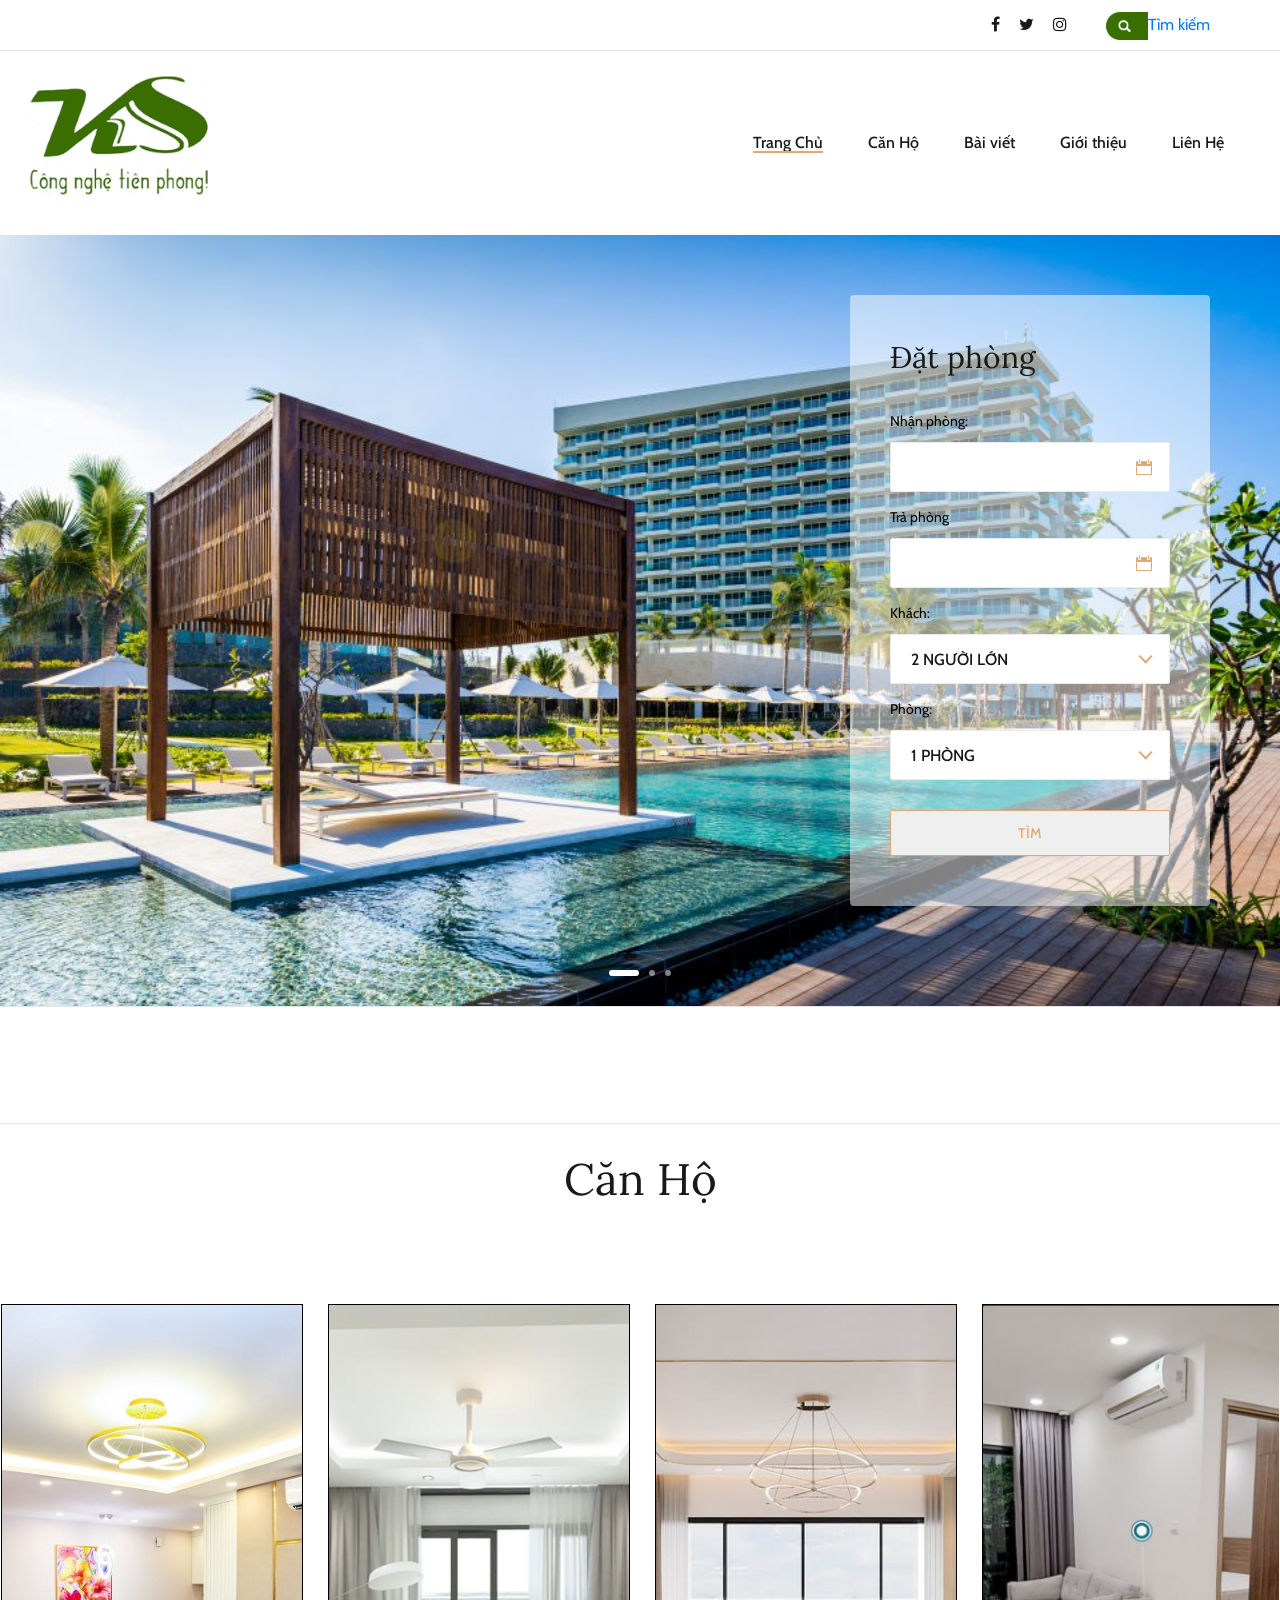
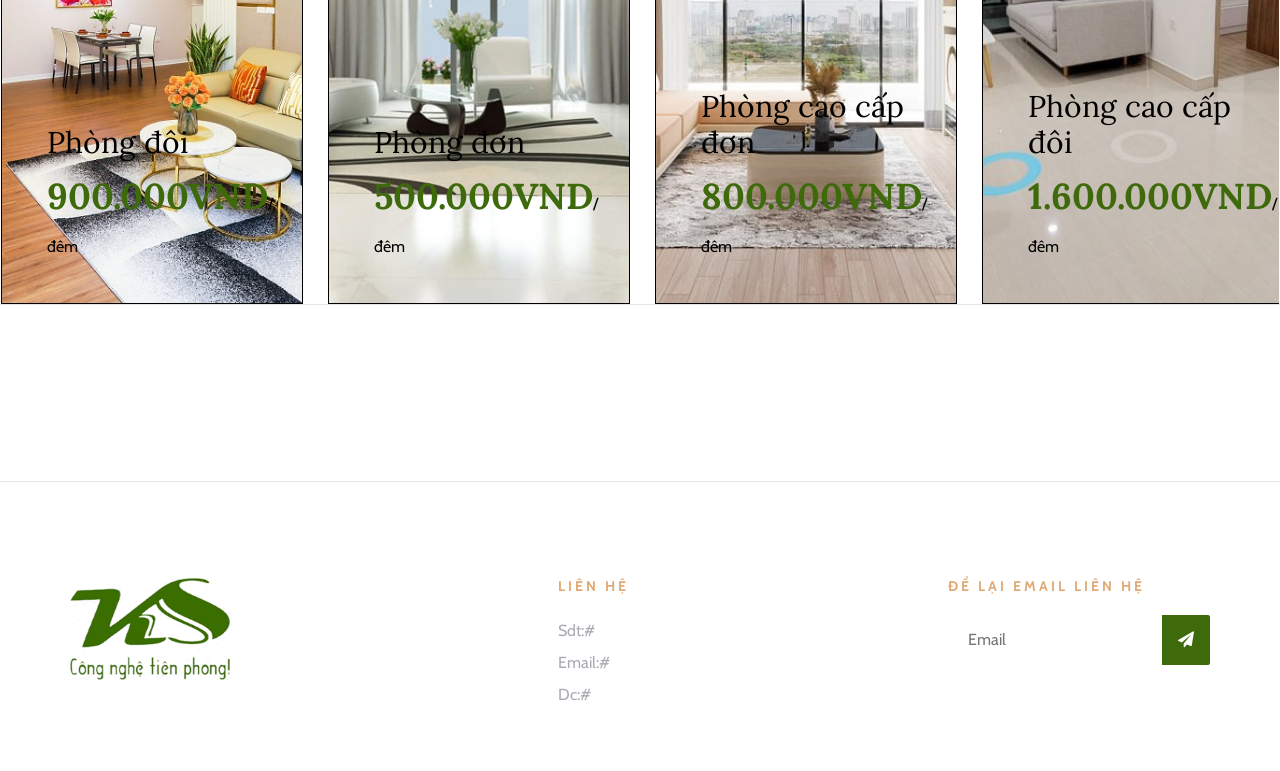
<file: index.html>
<!DOCTYPE html>
<html lang="zxx">

<head>
    <meta charset="UTF-8">
    <title>KTS</title>

    <!-- Google Font -->
    <link href="https://fonts.googleapis.com/css?family=Lora:400,700&display=swap" rel="stylesheet">
    <link href="https://fonts.googleapis.com/css?family=Cabin:400,500,600,700&display=swap" rel="stylesheet">

    <!-- Css Styles -->
    <link rel="stylesheet" href="css/bootstrap.min.css" type="text/css">
    <link rel="stylesheet" href="css/font-awesome.min.css" type="text/css">
    <link rel="stylesheet" href="css/elegant-icons.css" type="text/css">
    <link rel="stylesheet" href="css/flaticon.css" type="text/css">
    <link rel="stylesheet" href="css/owl.carousel.min.css" type="text/css">
    <link rel="stylesheet" href="css/nice-select.css" type="text/css">
    <link rel="stylesheet" href="css/jquery-ui.min.css" type="text/css">
    <link rel="stylesheet" href="css/magnific-popup.css" type="text/css">
    <link rel="stylesheet" href="css/slicknav.min.css" type="text/css">
    <link rel="stylesheet" href="css/style.css" type="text/css">
</head>

<body>
    <!-- Page Preloder -->
    <div id="preloder">
        <div class="loader"></div>
    </div>

    <!-- Offcanvas Menu Section Begin -->
    <div class="offcanvas-menu-overlay"></div>
    <div class="canvas-open">
        <i class="icon_menu"></i>
    </div>
    <div class="offcanvas-menu-wrapper">
        <div class="canvas-close">
            <i class="icon_close"></i>
        </div>
        <div class="search-icon  search-switch">
            <i class="icon_search"></i>
        </div>
        <div class="header-configure-area">
            <a href="#" class="bk-btn">Tìm kiếm</a>
        </div>
        <nav class="mainmenu mobile-menu">
            <ul>
                <li class="active"><a href="./index.html">Trang chủ</a></li>
                <li><a href="./rooms.html">Căn hộ</a></li>
                <li><a href="./blog.html">Bài viết</a></li>
                <li><a href="./about-us.html">Giới thiệu</a></li>
                <li><a href="./contact.html">Liên hệ</a></li>
            </ul>
        </nav>
        <div id="mobile-menu-wrap"></div>
        <div class="top-social">
            <a href="#"><i class="fa fa-facebook"></i></a>
            <a href="#"><i class="fa fa-twitter"></i></a>
            <a href="#"><i class="fa fa-instagram"></i></a>
        </div>
        <ul class="top-widget">
            <li><i class="fa fa-phone"></i>#</li>
            <li><i class="fa fa-envelope"></i>#</li>
        </ul>
    </div>
    <!-- Offcanvas Menu Section End -->

    <!-- Header Section Begin -->
    <header class="header-section">
        <div class="top-nav">
            <div class="container">
                <div class="row">
                    <div class="col-lg-6">
                    </div>
                    <div class="col-lg-6">
                        <div class="tn-right">
                            <div class="top-social">
                                <a href="#"><i class="fa fa-facebook"></i></a>
                                <a href="#"><i class="fa fa-twitter"></i></a>
                                <a href="#"><i class="fa fa-instagram"></i></a>
                            </div>
                            <a href="#" ><img src="img/1/SEARCH_BUTTON.jpg" width="42" height="28">Tìm kiếm</a>
                            
                        </div>
                    </div>
                </div>
            </div>
        </div>
        <div class="menu-item">
            <div class="container-fluid">
                <div class="d-flex justify-content-between">
					<div class="col-sm-2">
                        <div class="logo">
							<a  href="./index.html">
                                <img src="img/1/LOGO.png">
                            </a>
                        </div>
					</div>
					
                        <div class="nav-menu">
                            <nav class="mainmenu">
                                <ul>
                                    <li class="active"><a href="./index.html">Trang Chủ</a></li>
                                    <li><a href="./rooms.html">Căn Hộ</a></li>
                                    <li><a href="./blog.html">Bài viết</a></li>
                                    <li><a href="./about-us.html">Giới thiệu</a></li>
                                    <li><a href="./contact.html">Liên Hệ</a></li>
                                </ul>
                            </nav>
                            
                        </div>
                 </div>
                
            </div>
        </div>
    </header>
    <!-- Header End -->

    <!-- Hero Section Begin -->
    <section class="hero-section">
        <div class="container">
            <div class="row">
                <div class="col-lg-6">
                </div>
                <div class="col-xl-4 col-lg-5 offset-xl-2 offset-lg-1">
                    <div class="booking-form">
                        <h3>Đặt phòng</h3>
                        <form action="#">
                            <div class="check-date">
                                <label for="date-in">Nhận phòng:</label>
                                <input type="text" class="date-input" id="date-in">
                                <i class="icon_calendar"></i>
                            </div>
                            <div class="check-date">
                                <label for="date-out">Trả phòng</label>
                                <input type="text" class="date-input" id="date-out">
                                <i class="icon_calendar"></i>
                            </div>
                            <div class="select-option">
                                <label for="guest">Khách:</label>
                                <select id="guest">
                                    <option value="">2 người lớn</option>
                                    <option value="">3 người lớn</option>
                                </select>
                            </div>
                            <div class="select-option">
                                <label for="room">Phòng:</label>
                                <select id="room">
                                    <option value="">1 Phòng</option>
                                    <option value="">2 Phòng</option>
                                </select>
                            </div>
                            <button type="submit">Tìm</button>
                        </form>
                    </div>
                </div>
            </div>
        </div>
        <div class="hero-slider owl-carousel">
            <div class="hs-item set-bg" data-setbg="img/hero/hero-4.jpg"></div>
            <div class="hs-item set-bg" data-setbg="img/hero/hero-5.jpg"></div>
            <div class="hs-item set-bg" data-setbg="img/hero/hero-3.jpg"></div>
        </div>
    </section>
    <!-- Hero Section End -->

    <!-- Services Section End -->
    <section class="services-section spad">
	<hr>
        <div class="container">
            <div class="row">
                <div class="col-lg-12">
                    <div class="section-title">
                        
                        <h2>Căn Hộ</h2>
                    </div>
                </div>
           </div>
        </div>
    </section>
    <!-- Services Section End -->

    <!-- Home Room Section Begin -->
    <section class="hp-room-section">
        <div class="container-fluid">
            <div class="hp-room-items">
                <div class="row">
                     <div class="col-lg-3 col-md-6">
                        <div class="hp-room-item set-bg" data-setbg="img/room/01.jpg">
                            <div class="hr-text">
                                <h3>Phòng đôi</h3>
                                <h2>900.000VND<span>/đêm</span></h2>
                                <table>
                                    <tbody>
                                        <tr>
                                            <td class="r-o">Kích thước:</td>
                                            <td>100 m</td>
                                        </tr>
                                        <tr>
                                            <td class="r-o">Sức chứa:</td>
                                            <td>Tối đa 5 người</td>
                                        </tr>
                                        <tr>
                                            <td class="r-o">Loại giường:</td>
                                            <td>Giường đôi</td>
                                        </tr>
                                        <tr>
                                            <td class="r-o">Dịch vụ:</td>
                                            <td>Wifi, Tivi, Nhà tắm,...</td>
                                        </tr>
                                    </tbody>
                                </table>
                                <a href="./room-details.html" class="primary-btn">Chi tiết</a>
                            </div>
                        </div>
                    </div>
                    <div class="col-lg-3 col-md-6">
                        <div class="hp-room-item set-bg" data-setbg="img/room/02.jpg">
                            <div class="hr-text">
                                <h3>Phòng đơn</h3>
                                <h2>500.000VND<span>/đêm</span></h2>
                                <table>
                                    <tbody>
                                        <tr>
                                            <td class="r-o">Kích thước:</td>
                                            <td>100 m</td>
                                        </tr>
                                        <tr>
                                            <td class="r-o">Sức chứa:</td>
                                            <td>Tối đa 5 người</td>
                                        </tr>
                                        <tr>
                                            <td class="r-o">Loại giường:</td>
                                            <td>Giường đôi</td>
                                        </tr>
                                        <tr>
                                            <td class="r-o">Dịch vụ:</td>
                                            <td>Wifi, Tivi, Nhà tắm,...</td>
                                        </tr>
                                    </tbody>
                                </table>
                                <a href="./room-details.html" class="primary-btn">Chi tiết</a>
                            </div>
                        </div>
                    </div>
                    <div class="col-lg-3 col-md-6">
                        <div class="hp-room-item set-bg" data-setbg="img/room/05.jpg">
                            <div class="hr-text">
                                <h3>Phòng cao cấp đơn</h3>
                                <h2>800.000VND<span>/đêm</span></h2>
                               <table>
                                    <tbody>
                                        <tr>
                                            <td class="r-o">Kích thước:</td>
                                            <td>100 m</td>
                                        </tr>
                                        <tr>
                                            <td class="r-o">Sức chứa:</td>
                                            <td>Tối đa 5 người</td>
                                        </tr>
                                        <tr>
                                            <td class="r-o">Loại giường:</td>
                                            <td>Giường đôi</td>
                                        </tr>
                                        <tr>
                                            <td class="r-o">Dịch vụ:</td>
                                            <td>Wifi, Tivi, Nhà tắm,...</td>
                                        </tr>
                                    </tbody>
                                </table>
                                <a href="./room-details.html" class="primary-btn">Chi tiết</a>
                            </div>
                        </div>
                    </div>
                    <div class="col-lg-3 col-md-6">
                        <div class="hp-room-item set-bg" data-setbg="img/room/08.jpg">
                            <div class="hr-text">
                               <h3>Phòng cao cấp đôi</h3>
                               <h2>1.600.000VND<span>/đêm</span></h2>
                                <table>
                                    <tbody>
                                        <tr>
                                            <td class="r-o">Kích thước:</td>
                                            <td>100 m</td>
                                        </tr>
                                        <tr>
                                            <td class="r-o">Sức chứa:</td>
                                            <td>Tối đa 5 người</td>
                                        </tr>
                                        <tr>
                                            <td class="r-o">Loại giường:</td>
                                            <td>Giường đôi</td>
                                        </tr>
                                        <tr>
                                            <td class="r-o">Dịch vụ:</td>
                                            <td>Wifi, Tivi, Nhà tắm,...</td>
                                        </tr>
                                    </tbody>
                                </table>
                                <a href="./room-details.html" class="primary-btn">Chi tiết</a>
                            </div>
                        </div>
                    </div>
                </div>
            </div>
        </div>
    </section>
	
	<section class="services-section spad">
        <div class="container">
            <div class="row">
                <div class="col-lg-12">
                   
                </div>
           </div>
        </div>
    </section>
    <!-- Home Room Section End -->
<hr>
    <!-- Footer Section Begin -->
    <footer class="footer-section">
        <div class="container">
            <div class="footer-text">
                <div class="row">
                    <div class="col-lg-4">
                        <div class="ft-about">
                            <div class="logo">
                                <a href="#">
                                    <img src="img/1/LOGO.png" width="160" height="102" alt="">
                                </a>
                            </div>
                          
                            
                        </div>
                    </div>
                    <div class="col-lg-3 offset-lg-1">
                        <div class="ft-contact">
                            <h6>Liên Hệ</h6>
                            <ul>
                                <li>Sdt:#</li>
                                <li>Email:#</li>
                                <li>Dc:#</li>
                            </ul>
                        </div>
                    </div>
                    <div class="col-lg-3 offset-lg-1">
                        <div class="ft-newslatter">
                            <h6>Để lại email liên hệ</h6>
                            <p></p>
                            <form action="#" class="fn-form">
                                <input type="text" placeholder="Email">
                                <button type="submit"><i class="fa fa-send"></i></button>
                            </form>
                        </div>
                    </div>
                </div>
            </div>
        </div>
        
    </footer>
    <!-- Footer Section End -->

    <!-- Search model Begin -->
    <div class="search-model">
        <div class="h-100 d-flex align-items-center justify-content-center">
            <div class="search-close-switch"><i class="icon_close"></i></div>
            <form class="search-model-form">
                <input type="text" id="search-input" placeholder="Search here.....">
            </form>
        </div>
    </div>
    <!-- Search model end -->

    <!-- Js Plugins -->
    <script src="js/jquery-3.3.1.min.js"></script>
    <script src="js/bootstrap.min.js"></script>
    <script src="js/jquery.magnific-popup.min.js"></script>
    <script src="js/jquery.nice-select.min.js"></script>
    <script src="js/jquery-ui.min.js"></script>
    <script src="js/jquery.slicknav.js"></script>
    <script src="js/owl.carousel.min.js"></script>
    <script src="js/main.js"></script>
</body>

</html>
</file>
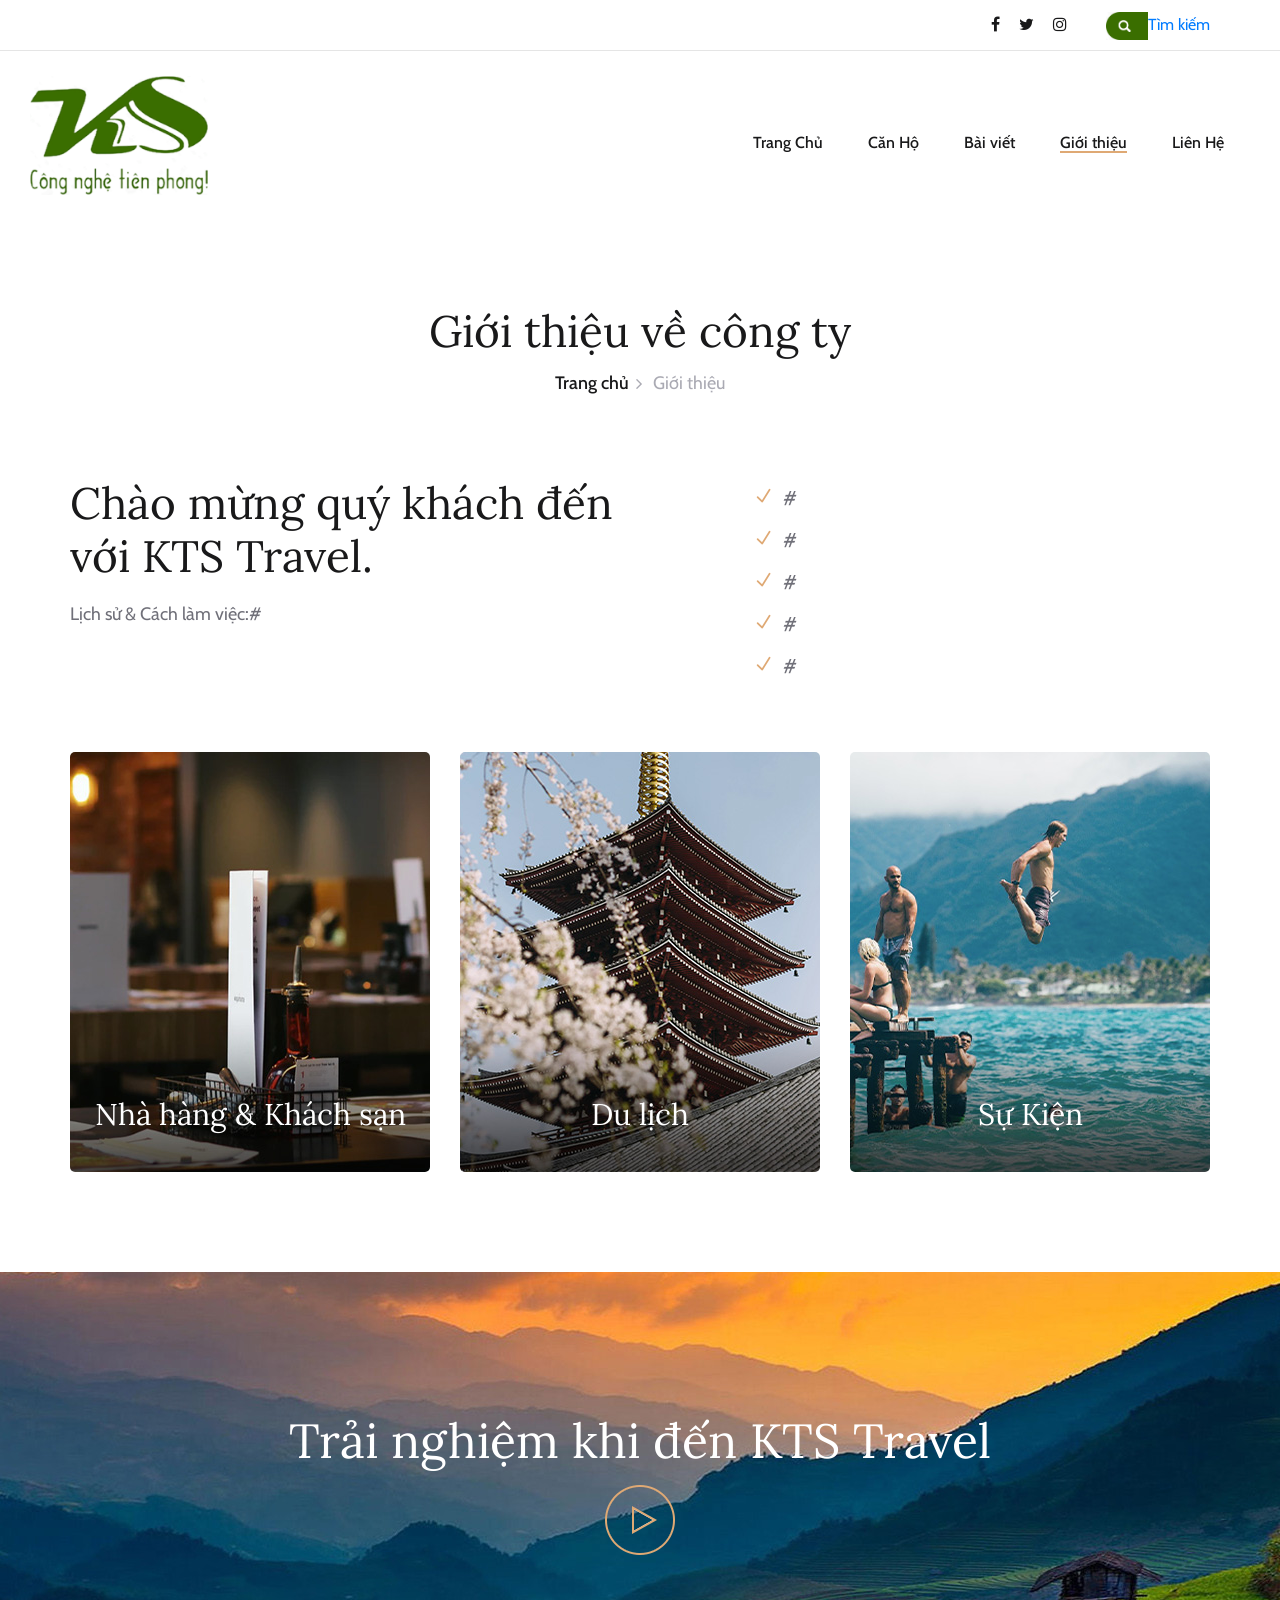
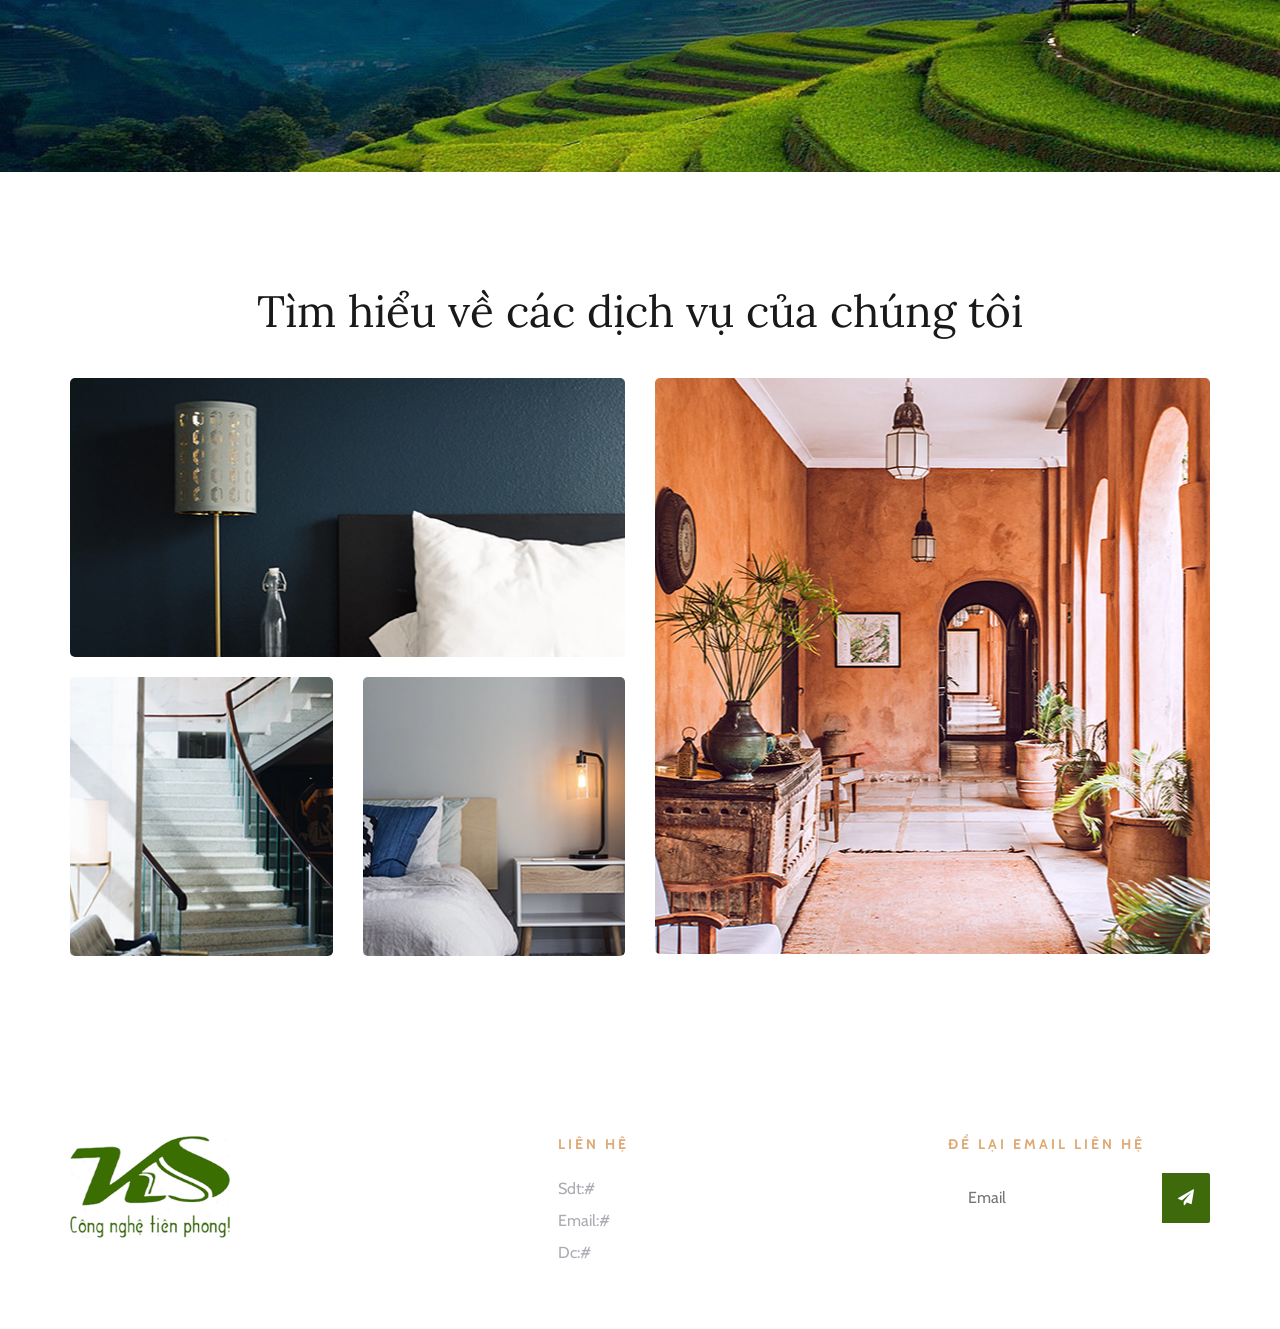
<file: about-us.html>
<!DOCTYPE html>
<html lang="zxx">

<head>
    <meta charset="UTF-8">
    <title>KTS</title>

    <!-- Google Font -->
    <link href="https://fonts.googleapis.com/css?family=Lora:400,700&display=swap" rel="stylesheet">
    <link href="https://fonts.googleapis.com/css?family=Cabin:400,500,600,700&display=swap" rel="stylesheet">

    <!-- Css Styles -->
    <link rel="stylesheet" href="css/bootstrap.min.css" type="text/css">
    <link rel="stylesheet" href="css/font-awesome.min.css" type="text/css">
    <link rel="stylesheet" href="css/elegant-icons.css" type="text/css">
    <link rel="stylesheet" href="css/flaticon.css" type="text/css">
    <link rel="stylesheet" href="css/owl.carousel.min.css" type="text/css">
    <link rel="stylesheet" href="css/nice-select.css" type="text/css">
    <link rel="stylesheet" href="css/jquery-ui.min.css" type="text/css">
    <link rel="stylesheet" href="css/magnific-popup.css" type="text/css">
    <link rel="stylesheet" href="css/slicknav.min.css" type="text/css">
    <link rel="stylesheet" href="css/style.css" type="text/css">
</head>

<body>
    <!-- Page Preloder -->
    <div id="preloder">
        <div class="loader"></div>
    </div>

    <!-- Offcanvas Menu Section Begin -->
    <div class="offcanvas-menu-overlay"></div>
    <div class="canvas-open">
        <i class="icon_menu"></i>
    </div>
    <div class="offcanvas-menu-wrapper">
        <div class="canvas-close">
            <i class="icon_close"></i>
        </div>
        <div class="search-icon  search-switch">
            <i class="icon_search"></i>
        </div>
        <div class="header-configure-area">
            <a href="#" class="bk-btn">Tìm kiếm</a>
        </div>
        <nav class="mainmenu mobile-menu">
            <ul>
                <li class="active"><a href="./index.html">Trang chủ</a></li>
                <li><a href="./rooms.html">Căn hộ</a></li>
                <li><a href="./blog.html">Bài viết</a></li>
                <li><a href="./about-us.html">Giới thiệu</a></li>
                <li><a href="./contact.html">Liên hệ</a></li>
            </ul>
        </nav>
        <div id="mobile-menu-wrap"></div>
        <div class="top-social">
            <a href="#"><i class="fa fa-facebook"></i></a>
            <a href="#"><i class="fa fa-twitter"></i></a>
            <a href="#"><i class="fa fa-instagram"></i></a>
        </div>
        <ul class="top-widget">
            <li><i class="fa fa-phone"></i>#</li>
            <li><i class="fa fa-envelope"></i>#</li>
        </ul>
    </div>
    <!-- Offcanvas Menu Section End -->

    <!-- Header Section Begin -->
    <header class="header-section">
        <div class="top-nav">
            <div class="container">
                <div class="row">
                    <div class="col-lg-6">
                    </div>
                    <div class="col-lg-6">
                        <div class="tn-right">
                            <div class="top-social">
                                <a href="#"><i class="fa fa-facebook"></i></a>
                                <a href="#"><i class="fa fa-twitter"></i></a>
                                <a href="#"><i class="fa fa-instagram"></i></a>
                            </div>
                            <a href="#" ><img src="img/1/SEARCH_BUTTON.jpg" width="42" height="28">Tìm kiếm</a>
                            
                        </div>
                    </div>
                </div>
            </div>
        </div>
        <div class="menu-item">
            <div class="container-fluid">
                <div class="d-flex justify-content-between">
					<div class="col-sm-2">
                        <div class="logo">
							<a href="./index.html">
                                <img src="img/1/LOGO.png">
                            </a>
                        </div>
					</div>
					<div class="d-flex justify-content-end">
                        <div class="nav-menu">
                            <nav class="mainmenu">
                                <ul>
                                    <li><a href="./index.html">Trang Chủ</a></li>
                                    <li><a href="./rooms.html">Căn Hộ</a></li>
                                    <li><a href="./blog.html">Bài viết</a></li>
                                    <li class="active"><a href="./about-us.html">Giới thiệu</a></li>
                                    <li><a href="./contact.html">Liên Hệ</a></li>
                                </ul>
                            </nav>
                            
                        </div>
                    </div>
                </div>
            </div>
        </div>
    </header>
    <!-- Header End -->

    <!-- Breadcrumb Section Begin -->
    <div class="breadcrumb-section">
        <div class="container">
            <div class="row">
                <div class="col-lg-12">
                    <div class="breadcrumb-text">
                        <h2>Giới thiệu về công ty</h2>
                        <div class="bt-option">
                            <a href="./index.html">Trang chủ</a>
                            <span>Giới thiệu</span>
                        </div>
                    </div>
                </div>
            </div>
        </div>
    </div>
    <!-- Breadcrumb Section End -->

    <!-- About Us Page Section Begin -->
    <section class="aboutus-page-section spad">
        <div class="container">
            <div class="about-page-text">
                <div class="row">
                    <div class="col-lg-6">
                        <div class="ap-title">
                            <h2>Chào mừng quý khách đến với KTS Travel.</h2>
                            <p>Lịch sử & Cách làm việc:#</p>
                        </div>
                    </div>
                    <div class="col-lg-5 offset-lg-1">
                        <ul class="ap-services">
                            <li><i class="icon_check"></i> #</li>
                            <li><i class="icon_check"></i> #</li>
                            <li><i class="icon_check"></i> #</li>
                            <li><i class="icon_check"></i> #</li>
                            <li><i class="icon_check"></i> #</li>
                        </ul>
                    </div>
                </div>
            </div>
            <div class="about-page-services">
                <div class="row">
                    <div class="col-md-4">
                        <div class="ap-service-item set-bg" data-setbg="img/about/about-p1.jpg">
                            <div class="api-text">
                                <h3><a href="#" style="color:rgb(255,255,255);">Nhà hàng & Khách sạn</h3>
                            </div>
                        </div>
                    </div>
                    <div class="col-md-4">
                        <div class="ap-service-item set-bg" data-setbg="img/about/about-p2.jpg">
                            <div class="api-text">
                                <h3><a href="#" style="color:rgb(255,255,255);">Du lịch</h3>
                            </div>
                        </div>
                    </div>
                    <div class="col-md-4">
                        <div class="ap-service-item set-bg" data-setbg="img/about/about-p3.jpg">
                            <div class="api-text">
                                <h3><a href="#" style="color:rgb(255,255,255);">Sự Kiện</h3>
                            </div>
                        </div>
                    </div>
                </div>
            </div>
        </div>
    </section>
    <!-- About Us Page Section End -->

    <!-- Video Section Begin -->
    <section class="video-section set-bg" data-setbg="img/video-bg1.jpg">
        <div class="container">
            <div class="row">
                <div class="col-lg-12">
                    <div class="video-text">
                        <h2>Trải nghiệm khi đến KTS Travel</h2>
                        <a href="https://www.youtube.com/watch?v=Hj0" class="play-btn video-popup"><img
                                src="img/play.png" alt=""></a>
                    </div>
                </div>
            </div>
        </div>
    </section>
    <!-- Video Section End -->

    <!-- Gallery Section Begin -->
    <section class="gallery-section spad">
        <div class="container">
            <div class="row">
                <div class="col-lg-12">
                    <div class="section-title">
                        <h2>Tìm hiểu về các dịch vụ của chúng tôi</h2>
                    </div>
                </div>
            </div>
            <div class="row">
                <div class="col-lg-6">
                    <div class="gallery-item set-bg" data-setbg="img/gallery/gallery-1.jpg">
                        <div class="gi-text">
                            <h3>Đặt phòng & Khách sạn</h3>
                        </div>
                    </div>
                    <div class="row">
                        <div class="col-sm-6">
                            <div class="gallery-item set-bg" data-setbg="img/gallery/gallery-3.jpg">
                                <div class="gi-text">
                                    <h3>Tìm kiếm căn hộ</h3>
                                </div>
                            </div>
                        </div>
                        <div class="col-sm-6">
                            <div class="gallery-item set-bg" data-setbg="img/gallery/gallery-4.jpg">
                                <div class="gi-text">
                                    <h3>Đặt vé máy bay</h3>
                                </div>
                            </div>
                        </div>
                    </div>
                </div>
                <div class="col-lg-6">
                    <div class="gallery-item large-item set-bg" data-setbg="img/gallery/gallery-2.jpg">
                        <div class="gi-text">
                            <h3>Lên kế hoạch đi du lịch</h3>
                        </div>
                    </div>
                </div>
            </div>
        </div>
    </section>
    <!-- Gallery Section End -->

    <!-- Footer Section Begin -->
    <footer class="footer-section">
        <div class="container">
            <div class="footer-text">
                <div class="row">
                    <div class="col-lg-4">
                        <div class="ft-about">
                            <div class="logo">
                                <a href="#">
                                    <img src="img/1/LOGO.png" width="160" height="102" alt="">
                                </a>
                            </div>
                          
                            
                        </div>
                    </div>
                    <div class="col-lg-3 offset-lg-1">
                        <div class="ft-contact">
                            <h6>Liên Hệ</h6>
                            <ul>
                                <li>Sdt:#</li>
                                <li>Email:#</li>
                                <li>Dc:#</li>
                            </ul>
                        </div>
                    </div>
                    <div class="col-lg-3 offset-lg-1">
                        <div class="ft-newslatter">
                            <h6>Để lại email liên hệ</h6>
                            <p></p>
                            <form action="#" class="fn-form">
                                <input type="text" placeholder="Email">
                                <button type="submit"><i class="fa fa-send"></i></button>
                            </form>
                        </div>
                    </div>
                </div>
            </div>
        </div>
        
    </footer>
    <!-- Footer Section End -->

    <!-- Search model Begin -->
    <div class="search-model">
        <div class="h-100 d-flex align-items-center justify-content-center">
            <div class="search-close-switch"><i class="icon_close"></i></div>
            <form class="search-model-form">
                <input type="text" id="search-input" placeholder="Search here.....">
            </form>
        </div>
    </div>
    <!-- Search model end -->

    <!-- Js Plugins -->
    <script src="js/jquery-3.3.1.min.js"></script>
    <script src="js/bootstrap.min.js"></script>
    <script src="js/jquery.magnific-popup.min.js"></script>
    <script src="js/jquery.nice-select.min.js"></script>
    <script src="js/jquery-ui.min.js"></script>
    <script src="js/jquery.slicknav.js"></script>
    <script src="js/owl.carousel.min.js"></script>
    <script src="js/main.js"></script>
</body>

</html>
</file>
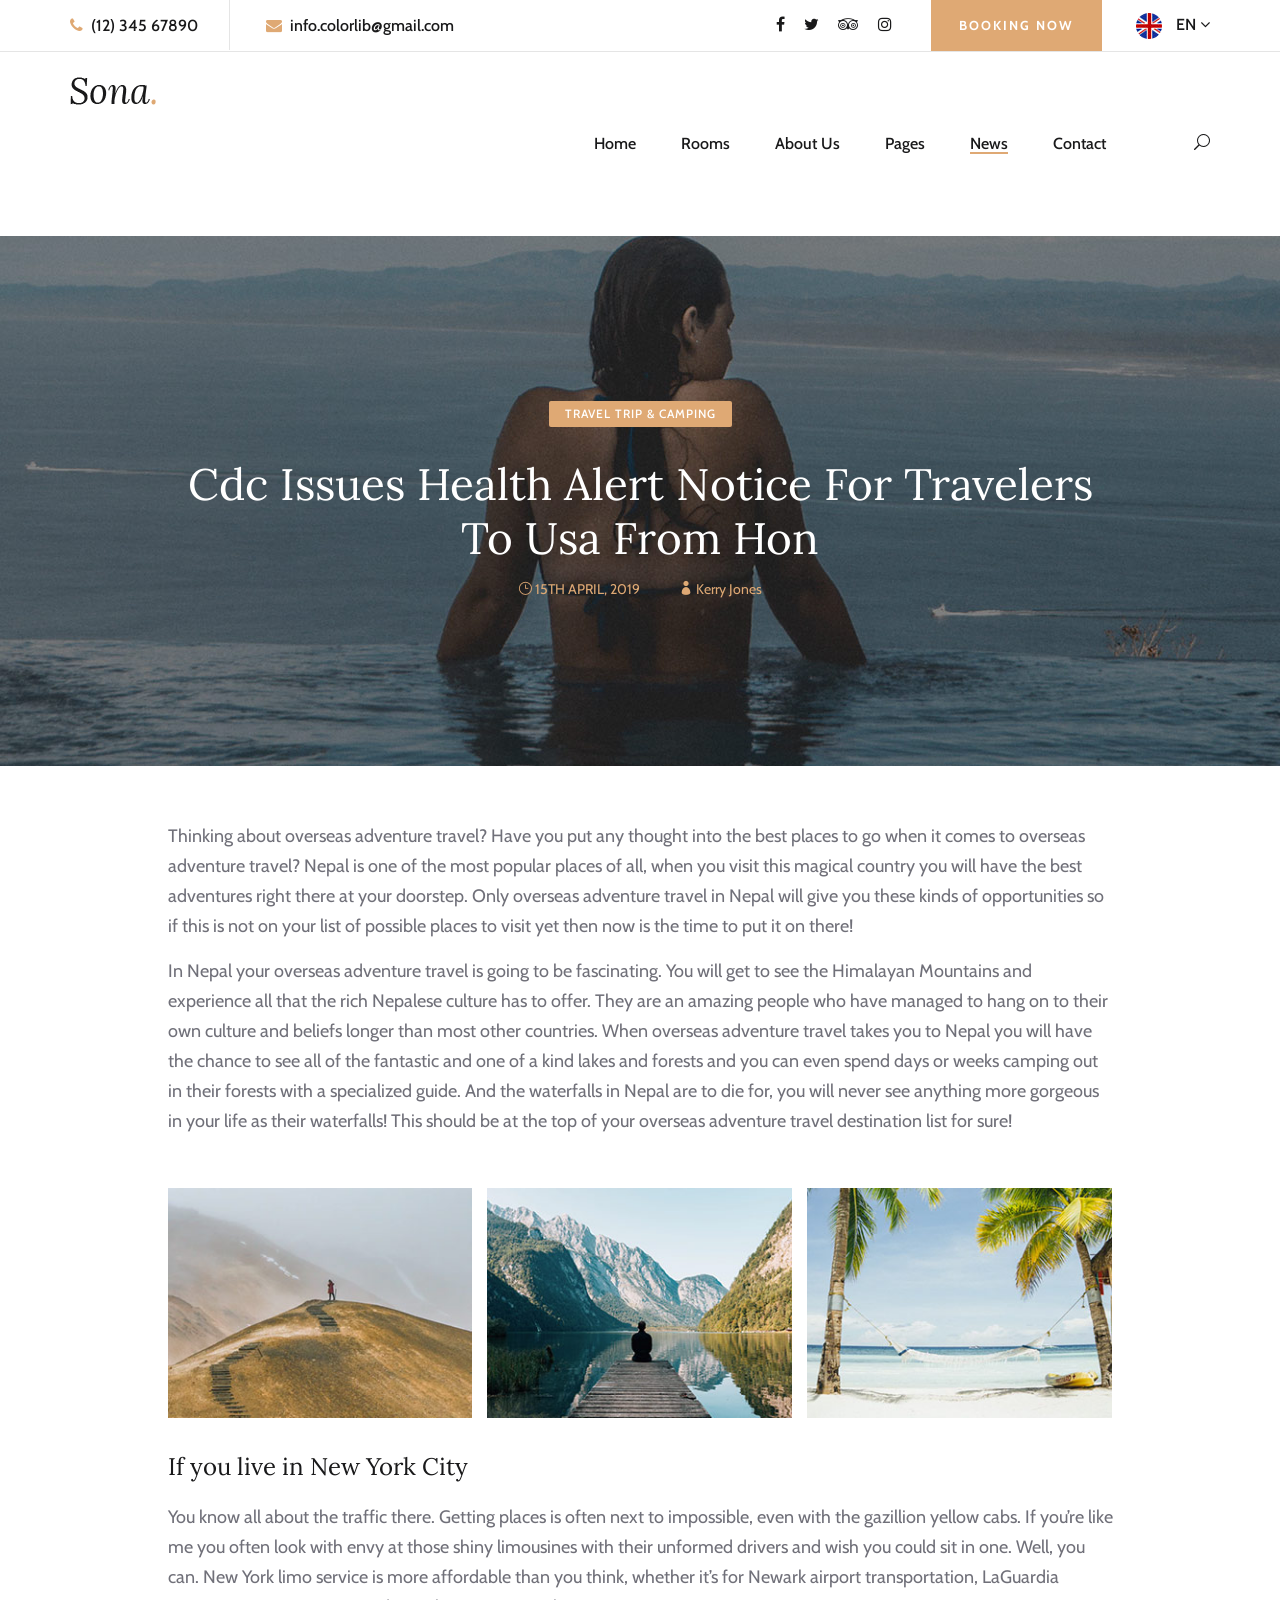
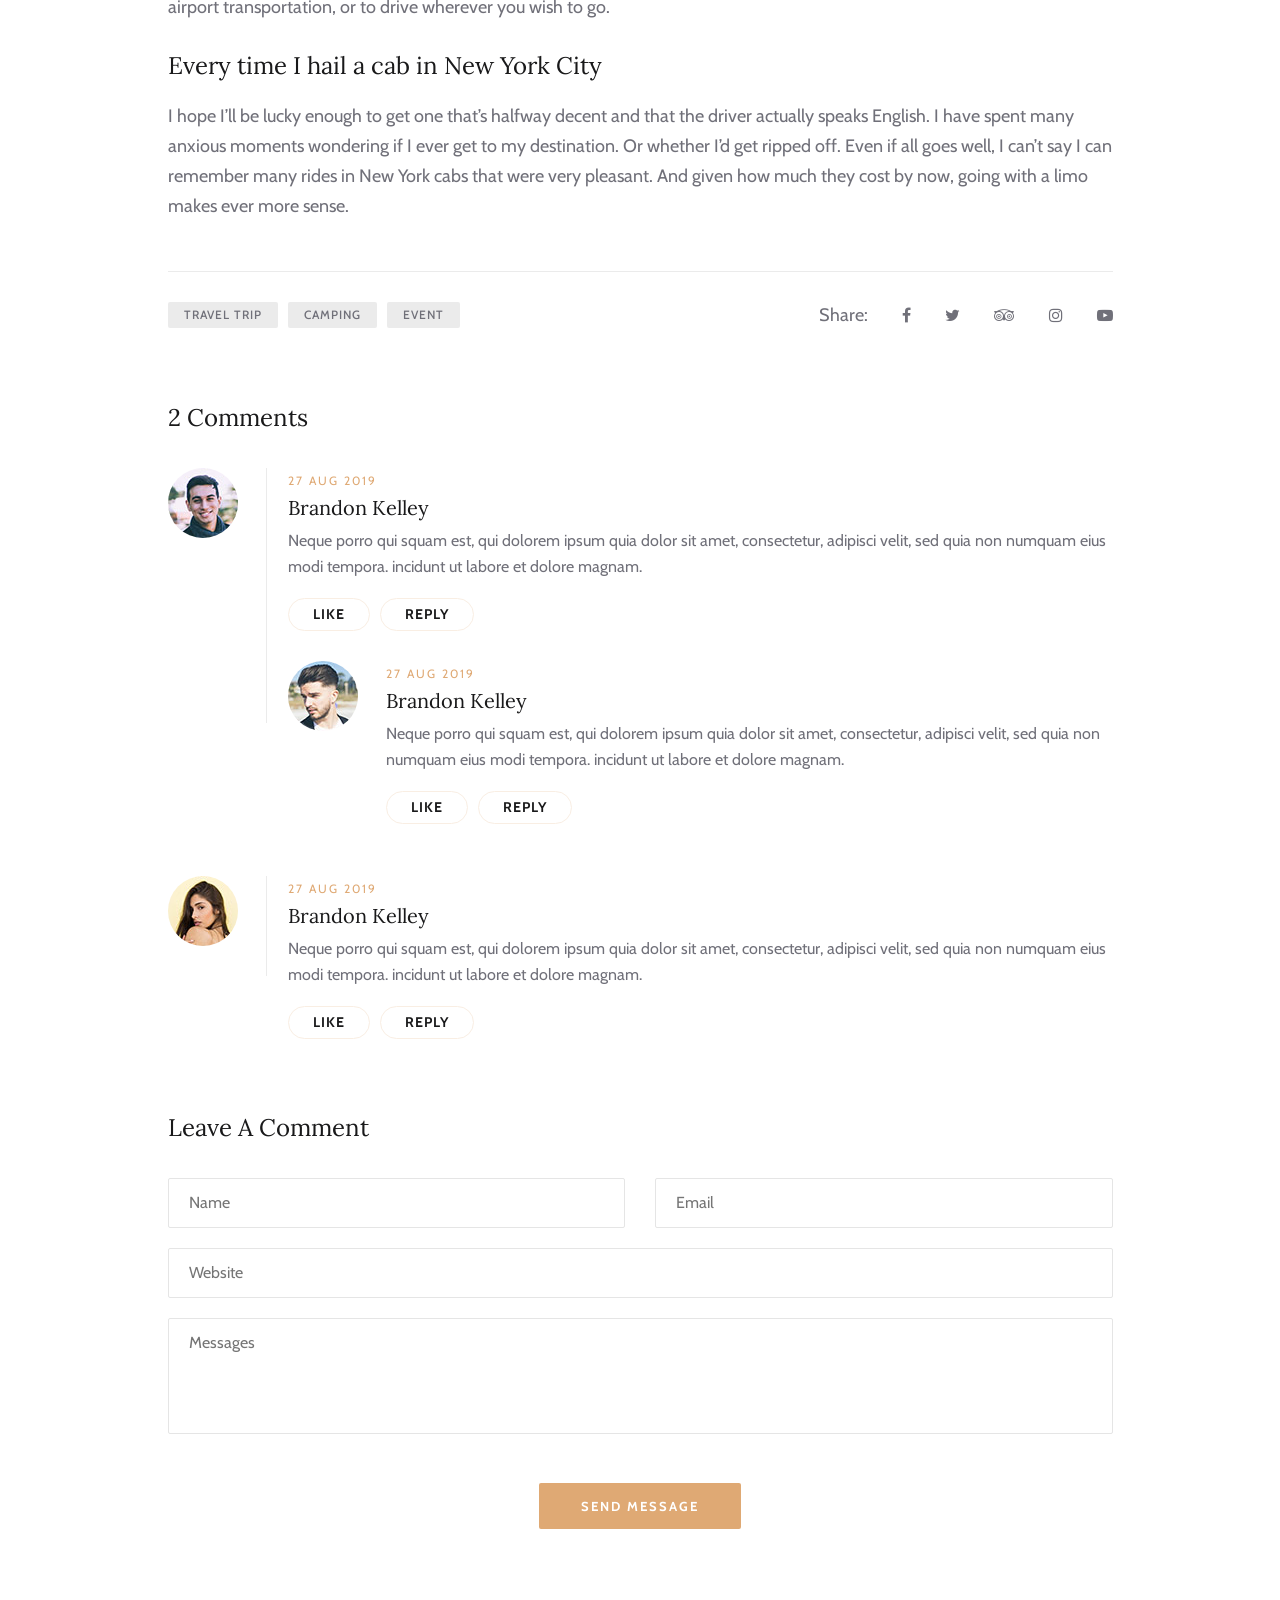
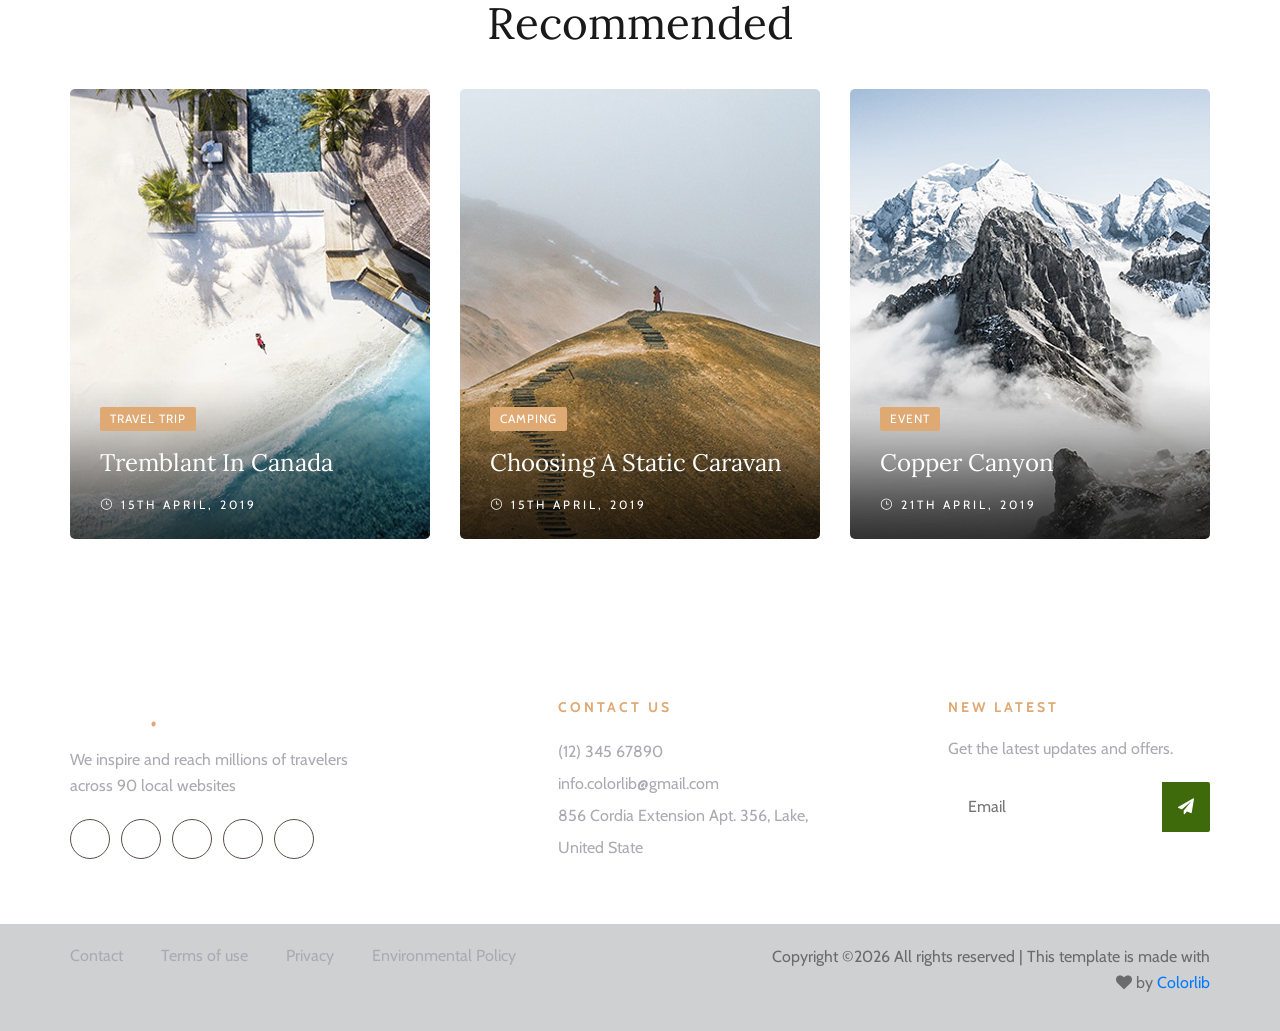
<file: blog-details.html>
<!DOCTYPE html>
<html lang="zxx">

<head>
    <meta charset="UTF-8">
    <meta name="description" content="Sona Template">
    <meta name="keywords" content="Sona, unica, creative, html">
    <meta name="viewport" content="width=device-width, initial-scale=1.0">
    <meta http-equiv="X-UA-Compatible" content="ie=edge">
    <title>Sona | Template</title>

    <!-- Google Font -->
    <link href="https://fonts.googleapis.com/css?family=Lora:400,700&display=swap" rel="stylesheet">
    <link href="https://fonts.googleapis.com/css?family=Cabin:400,500,600,700&display=swap" rel="stylesheet">

    <!-- Css Styles -->
    <link rel="stylesheet" href="css/bootstrap.min.css" type="text/css">
    <link rel="stylesheet" href="css/font-awesome.min.css" type="text/css">
    <link rel="stylesheet" href="css/elegant-icons.css" type="text/css">
    <link rel="stylesheet" href="css/flaticon.css" type="text/css">
    <link rel="stylesheet" href="css/owl.carousel.min.css" type="text/css">
    <link rel="stylesheet" href="css/nice-select.css" type="text/css">
    <link rel="stylesheet" href="css/jquery-ui.min.css" type="text/css">
    <link rel="stylesheet" href="css/magnific-popup.css" type="text/css">
    <link rel="stylesheet" href="css/slicknav.min.css" type="text/css">
    <link rel="stylesheet" href="css/style.css" type="text/css">
</head>

<body>
    <!-- Page Preloder -->
    <div id="preloder">
        <div class="loader"></div>
    </div>

    <!-- Offcanvas Menu Section Begin -->
    <div class="offcanvas-menu-overlay"></div>
    <div class="canvas-open">
        <i class="icon_menu"></i>
    </div>
    <div class="offcanvas-menu-wrapper">
        <div class="canvas-close">
            <i class="icon_close"></i>
        </div>
        <div class="search-icon search-switch">
            <i class="icon_search"></i>
        </div>
        <div class="header-configure-area">
            <div class="language-option">
                <img src="img/flag.jpg" alt="">
                <span>EN <i class="fa fa-angle-down"></i></span>
                <div class="flag-dropdown">
                    <ul>
                        <li><a href="#">Zi</a></li>
                        <li><a href="#">Fr</a></li>
                    </ul>
                </div>
            </div>
            <a href="#" class="bk-btn">Booking Now</a>
        </div>
        <nav class="mainmenu mobile-menu">
            <ul>
                <li class="active"><a href="./index.html">Home</a></li>
                <li><a href="./rooms.html">Rooms</a></li>
                <li><a href="./about-us.html">About Us</a></li>
                <li><a href="./pages.html">Pages</a>
                    <ul class="dropdown">
                        <li><a href="./room-details.html">Room Details</a></li>
                        <li><a href="./blog-details.html">Blog Details</a></li>
                        <li><a href="#">Family Room</a></li>
                        <li><a href="#">Premium Room</a></li>
                    </ul>
                </li>
                <li><a href="./blog.html">News</a></li>
                <li><a href="./contact.html">Contact</a></li>
            </ul>
        </nav>
        <div id="mobile-menu-wrap"></div>
        <div class="top-social">
            <a href="#"><i class="fa fa-facebook"></i></a>
            <a href="#"><i class="fa fa-twitter"></i></a>
            <a href="#"><i class="fa fa-tripadvisor"></i></a>
            <a href="#"><i class="fa fa-instagram"></i></a>
        </div>
        <ul class="top-widget">
            <li><i class="fa fa-phone"></i> (12) 345 67890</li>
            <li><i class="fa fa-envelope"></i> info.colorlib@gmail.com</li>
        </ul>
    </div>
    <!-- Offcanvas Menu Section End -->

    <!-- Header Section Begin -->
    <header class="header-section">
        <div class="top-nav">
            <div class="container">
                <div class="row">
                    <div class="col-lg-6">
                        <ul class="tn-left">
                            <li><i class="fa fa-phone"></i> (12) 345 67890</li>
                            <li><i class="fa fa-envelope"></i> info.colorlib@gmail.com</li>
                        </ul>
                    </div>
                    <div class="col-lg-6">
                        <div class="tn-right">
                            <div class="top-social">
                                <a href="#"><i class="fa fa-facebook"></i></a>
                                <a href="#"><i class="fa fa-twitter"></i></a>
                                <a href="#"><i class="fa fa-tripadvisor"></i></a>
                                <a href="#"><i class="fa fa-instagram"></i></a>
                            </div>
                            <a href="#" class="bk-btn">Booking Now</a>
                            <div class="language-option">
                                <img src="img/flag.jpg" alt="">
                                <span>EN <i class="fa fa-angle-down"></i></span>
                                <div class="flag-dropdown">
                                    <ul>
                                        <li><a href="#">Zi</a></li>
                                        <li><a href="#">Fr</a></li>
                                    </ul>
                                </div>
                            </div>
                        </div>
                    </div>
                </div>
            </div>
        </div>
        <div class="menu-item">
            <div class="container">
                <div class="row">
                    <div class="col-lg-2">
                        <div class="logo">
                            <a href="./index.html">
                                <img src="img/logo.png" alt="">
                            </a>
                        </div>
                    </div>
                    <div class="col-lg-10">
                        <div class="nav-menu">
                            <nav class="mainmenu">
                                <ul>
                                    <li><a href="./index.html">Home</a></li>
                                    <li><a href="./rooms.html">Rooms</a></li>
                                    <li><a href="./about-us.html">About Us</a></li>
                                    <li><a href="./pages.html">Pages</a>
                                        <ul class="dropdown">
                                            <li><a href="./room-details.html">Room Details</a></li>
                                            <li><a href="./blog-details.html">Blog Details</a></li>
                                            <li><a href="#">Family Room</a></li>
                                            <li><a href="#">Premium Room</a></li>
                                        </ul>
                                    </li>
                                    <li class="active"><a href="./blog.html">News</a></li>
                                    <li><a href="./contact.html">Contact</a></li>
                                </ul>
                            </nav>
                            <div class="nav-right search-switch">
                                <i class="icon_search"></i>
                            </div>
                        </div>
                    </div>
                </div>
            </div>
        </div>
    </header>
    <!-- Header End -->

    <!-- Blog Details Hero Section Begin -->
    <section class="blog-details-hero set-bg" data-setbg="img/blog/blog-details/blog-details-hero.jpg">
        <div class="container">
            <div class="row">
                <div class="col-lg-10 offset-lg-1">
                    <div class="bd-hero-text">
                        <span>Travel Trip & Camping</span>
                        <h2>Cdc Issues Health Alert Notice For Travelers To Usa From Hon</h2>
                        <ul>
                            <li class="b-time"><i class="icon_clock_alt"></i> 15th April, 2019</li>
                            <li><i class="icon_profile"></i> Kerry Jones</li>
                        </ul>
                    </div>
                </div>
            </div>
        </div>
    </section>
    <!-- Blog Details Hero End -->

    <!-- Blog Details Section Begin -->
    <section class="blog-details-section">
        <div class="container">
            <div class="row">
                <div class="col-lg-10 offset-lg-1">
                    <div class="blog-details-text">
                        <div class="bd-title">
                            <p>Thinking about overseas adventure travel? Have you put any thought into the best places
                                to go when it comes to overseas adventure travel? Nepal is one of the most popular
                                places of all, when you visit this magical country you will have the best adventures
                                right there at your doorstep. Only overseas adventure travel in Nepal will give you
                                these kinds of opportunities so if this is not on your list of possible places to visit
                                yet then now is the time to put it on there!</p>
                            <p>In Nepal your overseas adventure travel is going to be fascinating. You will get to see
                                the Himalayan Mountains and experience all that the rich Nepalese culture has to offer.
                                They are an amazing people who have managed to hang on to their own culture and beliefs
                                longer than most other countries. When overseas adventure travel takes you to Nepal you
                                will have the chance to see all of the fantastic and one of a kind lakes and forests and
                                you can even spend days or weeks camping out in their forests with a specialized guide.
                                And the waterfalls in Nepal are to die for, you will never see anything more gorgeous in
                                your life as their waterfalls! This should be at the top of your overseas adventure
                                travel destination list for sure!</p>
                        </div>
                        <div class="bd-pic">
                            <div class="bp-item">
                                <img src="img/blog/blog-details/blog-details-1.jpg" alt="">
                            </div>
                            <div class="bp-item">
                                <img src="img/blog/blog-details/blog-details-2.jpg" alt="">
                            </div>
                            <div class="bp-item">
                                <img src="img/blog/blog-details/blog-details-3.jpg" alt="">
                            </div>
                        </div>
                        <div class="bd-more-text">
                            <div class="bm-item">
                                <h4>If you live in New York City</h4>
                                <p>You know all about the traffic there. Getting places is often next to impossible,
                                    even with the gazillion yellow cabs. If you’re like me you often look with envy at
                                    those shiny limousines with their unformed drivers and wish you could sit in one.
                                    Well, you can. New York limo service is more affordable than you think, whether it’s
                                    for Newark airport transportation, LaGuardia airport transportation, or to drive
                                    wherever you wish to go.</p>
                            </div>
                            <div class="bm-item">
                                <h4>Every time I hail a cab in New York City</h4>
                                <p>I hope I’ll be lucky enough to get one that’s halfway decent and that the driver
                                    actually speaks English. I have spent many anxious moments wondering if I ever get
                                    to my destination. Or whether I’d get ripped off. Even if all goes well, I can’t say
                                    I can remember many rides in New York cabs that were very pleasant. And given how
                                    much they cost by now, going with a limo makes ever more sense.</p>
                            </div>
                        </div>
                        <div class="tag-share">
                            <div class="tags">
                                <a href="#">Travel Trip</a>
                                <a href="#">Camping</a>
                                <a href="#">Event</a>
                            </div>
                            <div class="social-share">
                                <span>Share:</span>
                                <a href="#"><i class="fa fa-facebook"></i></a>
                                <a href="#"><i class="fa fa-twitter"></i></a>
                                <a href="#"><i class="fa fa-tripadvisor"></i></a>
                                <a href="#"><i class="fa fa-instagram"></i></a>
                                <a href="#"><i class="fa fa-youtube-play"></i></a>
                            </div>
                        </div>
                        <div class="comment-option">
                            <h4>2 Comments</h4>
                            <div class="single-comment-item first-comment">
                                <div class="sc-author">
                                    <img src="img/blog/blog-details/avatar/avatar-1.jpg" alt="">
                                </div>
                                <div class="sc-text">
                                    <span>27 Aug 2019</span>
                                    <h5>Brandon Kelley</h5>
                                    <p>Neque porro qui squam est, qui dolorem ipsum quia dolor sit amet, consectetur,
                                        adipisci velit, sed quia non numquam eius modi tempora. incidunt ut labore et
                                        dolore magnam.</p>
                                    <a href="#" class="comment-btn">Like</a>
                                    <a href="#" class="comment-btn">Reply</a>
                                </div>
                            </div>
                            <div class="single-comment-item reply-comment">
                                <div class="sc-author">
                                    <img src="img/blog/blog-details/avatar/avatar-2.jpg" alt="">
                                </div>
                                <div class="sc-text">
                                    <span>27 Aug 2019</span>
                                    <h5>Brandon Kelley</h5>
                                    <p>Neque porro qui squam est, qui dolorem ipsum quia dolor sit amet, consectetur,
                                        adipisci velit, sed quia non numquam eius modi tempora. incidunt ut labore et
                                        dolore magnam.</p>
                                    <a href="#" class="comment-btn like-btn">Like</a>
                                    <a href="#" class="comment-btn reply-btn">Reply</a>
                                </div>
                            </div>
                            <div class="single-comment-item second-comment ">
                                <div class="sc-author">
                                    <img src="img/blog/blog-details/avatar/avatar-3.jpg" alt="">
                                </div>
                                <div class="sc-text">
                                    <span>27 Aug 2019</span>
                                    <h5>Brandon Kelley</h5>
                                    <p>Neque porro qui squam est, qui dolorem ipsum quia dolor sit amet, consectetur,
                                        adipisci velit, sed quia non numquam eius modi tempora. incidunt ut labore et
                                        dolore magnam.</p>
                                    <a href="#" class="comment-btn">Like</a>
                                    <a href="#" class="comment-btn">Reply</a>
                                </div>
                            </div>
                        </div>
                        <div class="leave-comment">
                            <h4>Leave A Comment</h4>
                            <form action="#" class="comment-form">
                                <div class="row">
                                    <div class="col-lg-6">
                                        <input type="text" placeholder="Name">
                                    </div>
                                    <div class="col-lg-6">
                                        <input type="text" placeholder="Email">
                                    </div>
                                    <div class="col-lg-12 text-center">
                                        <input type="text" placeholder="Website">
                                        <textarea placeholder="Messages"></textarea>
                                        <button type="submit" class="site-btn">Send Message</button>
                                    </div>
                                </div>
                            </form>
                        </div>
                    </div>
                </div>
            </div>
        </div>
    </section>
    <!-- Blog Details Section End -->

    <!-- Recommend Blog Section Begin -->
    <section class="recommend-blog-section spad">
        <div class="container">
            <div class="row">
                <div class="col-lg-12">
                    <div class="section-title">
                        <h2>Recommended</h2>
                    </div>
                </div>
            </div>
            <div class="row">
                <div class="col-md-4">
                    <div class="blog-item set-bg" data-setbg="img/blog/blog-1.jpg">
                        <div class="bi-text">
                            <span class="b-tag">Travel Trip</span>
                            <h4><a href="#">Tremblant In Canada</a></h4>
                            <div class="b-time"><i class="icon_clock_alt"></i> 15th April, 2019</div>
                        </div>
                    </div>
                </div>
                <div class="col-md-4">
                    <div class="blog-item set-bg" data-setbg="img/blog/blog-2.jpg">
                        <div class="bi-text">
                            <span class="b-tag">Camping</span>
                            <h4><a href="#">Choosing A Static Caravan</a></h4>
                            <div class="b-time"><i class="icon_clock_alt"></i> 15th April, 2019</div>
                        </div>
                    </div>
                </div>
                <div class="col-md-4">
                    <div class="blog-item set-bg" data-setbg="img/blog/blog-3.jpg">
                        <div class="bi-text">
                            <span class="b-tag">Event</span>
                            <h4><a href="#">Copper Canyon</a></h4>
                            <div class="b-time"><i class="icon_clock_alt"></i> 21th April, 2019</div>
                        </div>
                    </div>
                </div>
            </div>
        </div>
    </section>
    <!-- Recommend Blog Section End -->

    <!-- Footer Section Begin -->
    <footer class="footer-section">
        <div class="container">
            <div class="footer-text">
                <div class="row">
                    <div class="col-lg-4">
                        <div class="ft-about">
                            <div class="logo">
                                <a href="#">
                                    <img src="img/footer-logo.png" alt="">
                                </a>
                            </div>
                            <p>We inspire and reach millions of travelers<br /> across 90 local websites</p>
                            <div class="fa-social">
                                <a href="#"><i class="fa fa-facebook"></i></a>
                                <a href="#"><i class="fa fa-twitter"></i></a>
                                <a href="#"><i class="fa fa-tripadvisor"></i></a>
                                <a href="#"><i class="fa fa-instagram"></i></a>
                                <a href="#"><i class="fa fa-youtube-play"></i></a>
                            </div>
                        </div>
                    </div>
                    <div class="col-lg-3 offset-lg-1">
                        <div class="ft-contact">
                            <h6>Contact Us</h6>
                            <ul>
                                <li>(12) 345 67890</li>
                                <li>info.colorlib@gmail.com</li>
                                <li>856 Cordia Extension Apt. 356, Lake, United State</li>
                            </ul>
                        </div>
                    </div>
                    <div class="col-lg-3 offset-lg-1">
                        <div class="ft-newslatter">
                            <h6>New latest</h6>
                            <p>Get the latest updates and offers.</p>
                            <form action="#" class="fn-form">
                                <input type="text" placeholder="Email">
                                <button type="submit"><i class="fa fa-send"></i></button>
                            </form>
                        </div>
                    </div>
                </div>
            </div>
        </div>
        <div class="copyright-option">
            <div class="container">
                <div class="row">
                    <div class="col-lg-7">
                        <ul>
                            <li><a href="#">Contact</a></li>
                            <li><a href="#">Terms of use</a></li>
                            <li><a href="#">Privacy</a></li>
                            <li><a href="#">Environmental Policy</a></li>
                        </ul>
                    </div>
                    <div class="col-lg-5">
                        <div class="co-text"><p><!-- Link back to Colorlib can't be removed. Template is licensed under CC BY 3.0. -->
  Copyright &copy;<script>document.write(new Date().getFullYear());</script> All rights reserved | This template is made with <i class="fa fa-heart" aria-hidden="true"></i> by <a href="https://colorlib.com" target="_blank">Colorlib</a>
  <!-- Link back to Colorlib can't be removed. Template is licensed under CC BY 3.0. --></p></div>
                    </div>
                </div>
            </div>
        </div>
    </footer>
    <!-- Footer Section End -->

    <!-- Search model Begin -->
    <div class="search-model">
        <div class="h-100 d-flex align-items-center justify-content-center">
            <div class="search-close-switch"><i class="icon_close"></i></div>
            <form class="search-model-form">
                <input type="text" id="search-input" placeholder="Search here.....">
            </form>
        </div>
    </div>
    <!-- Search model end -->

    <!-- Js Plugins -->
    <script src="js/jquery-3.3.1.min.js"></script>
    <script src="js/bootstrap.min.js"></script>
    <script src="js/jquery.magnific-popup.min.js"></script>
    <script src="js/jquery.nice-select.min.js"></script>
    <script src="js/jquery-ui.min.js"></script>
    <script src="js/jquery.slicknav.js"></script>
    <script src="js/owl.carousel.min.js"></script>
    <script src="js/main.js"></script>
</body>

</html>
</file>
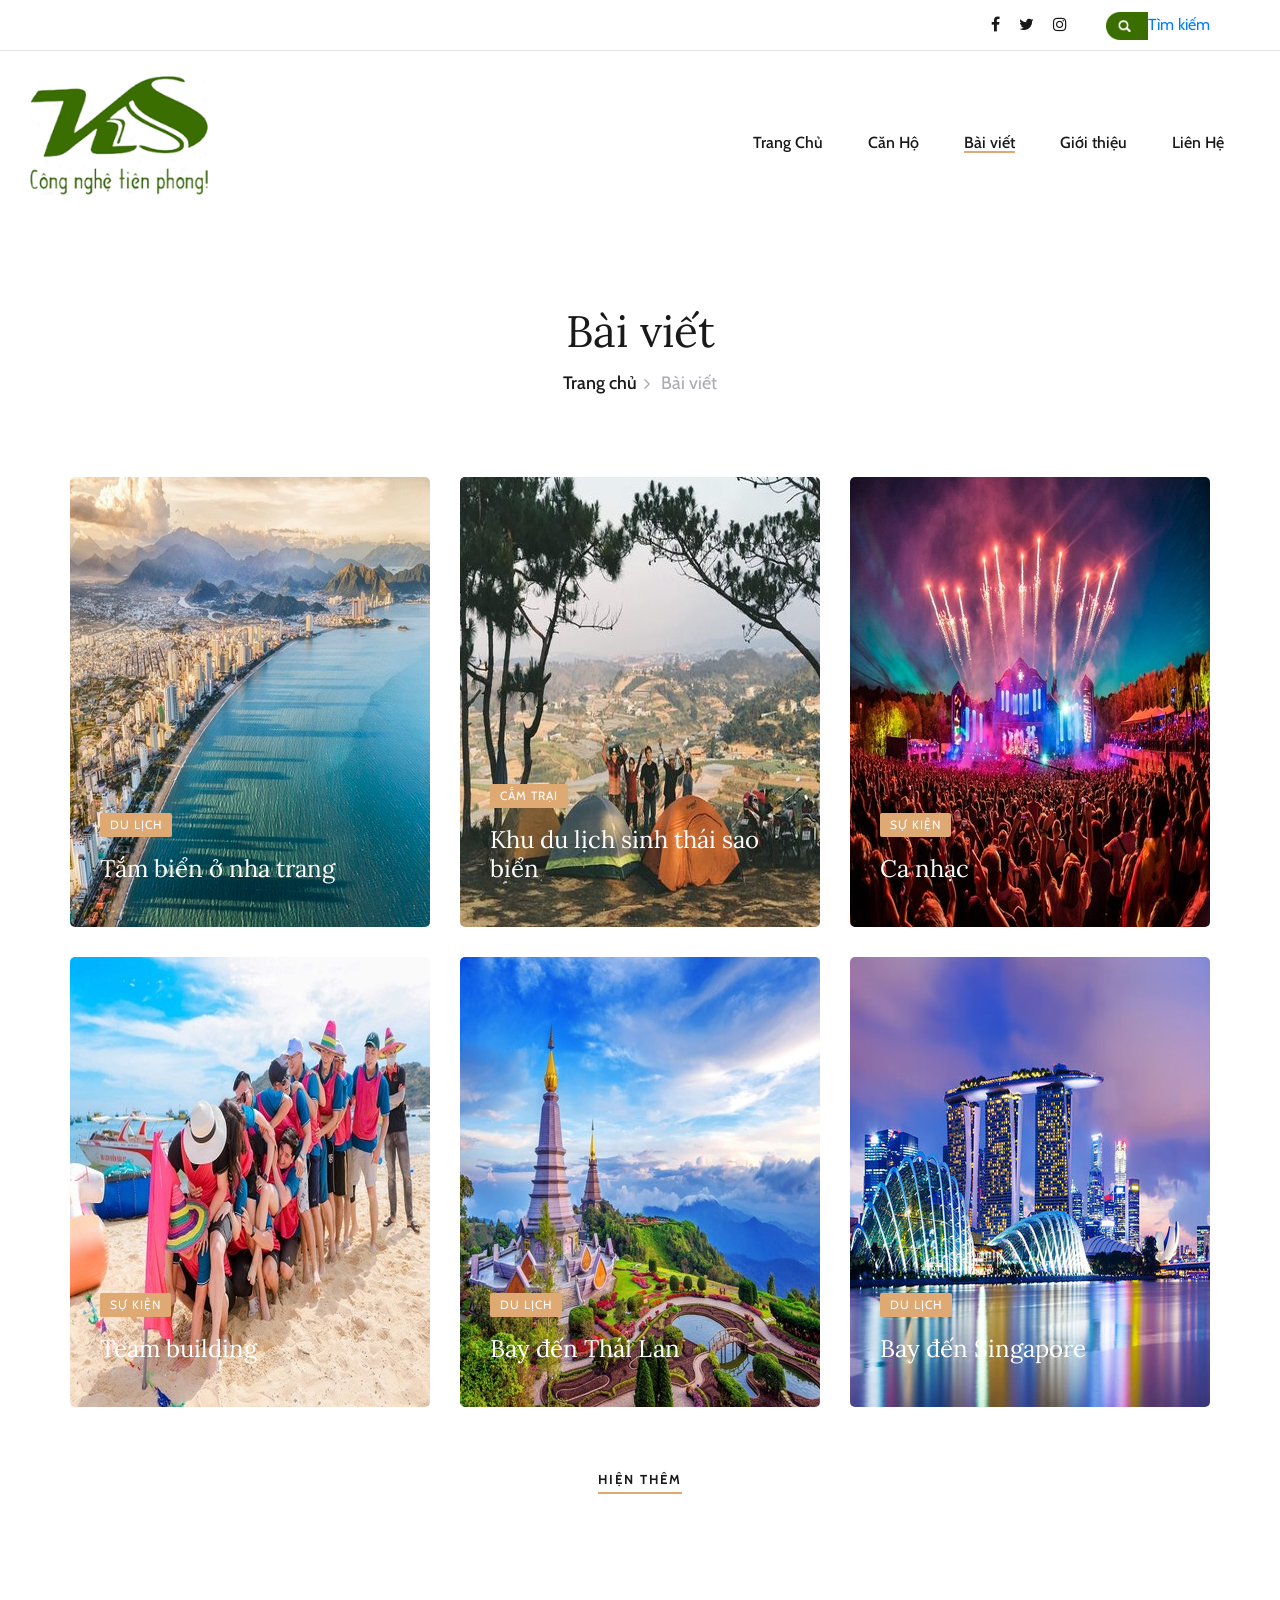
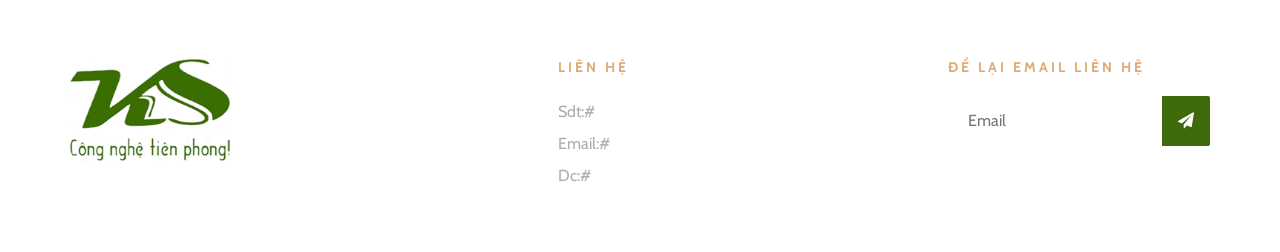
<file: blog.html>
<!DOCTYPE html>
<html lang="zxx">

<head>
    <meta charset="UTF-8">
    <title>KTS</title>

    <!-- Google Font -->
    <link href="https://fonts.googleapis.com/css?family=Lora:400,700&display=swap" rel="stylesheet">
    <link href="https://fonts.googleapis.com/css?family=Cabin:400,500,600,700&display=swap" rel="stylesheet">

    <!-- Css Styles -->
    <link rel="stylesheet" href="css/bootstrap.min.css" type="text/css">
    <link rel="stylesheet" href="css/font-awesome.min.css" type="text/css">
    <link rel="stylesheet" href="css/elegant-icons.css" type="text/css">
    <link rel="stylesheet" href="css/flaticon.css" type="text/css">
    <link rel="stylesheet" href="css/owl.carousel.min.css" type="text/css">
    <link rel="stylesheet" href="css/nice-select.css" type="text/css">
    <link rel="stylesheet" href="css/jquery-ui.min.css" type="text/css">
    <link rel="stylesheet" href="css/magnific-popup.css" type="text/css">
    <link rel="stylesheet" href="css/slicknav.min.css" type="text/css">
    <link rel="stylesheet" href="css/style.css" type="text/css">
</head>

<body>
    <!-- Page Preloder -->
    <div id="preloder">
        <div class="loader"></div>
    </div>

    <!-- Offcanvas Menu Section Begin -->
    <div class="offcanvas-menu-overlay"></div>
    <div class="canvas-open">
        <i class="icon_menu"></i>
    </div>
    <div class="offcanvas-menu-wrapper">
        <div class="canvas-close">
            <i class="icon_close"></i>
        </div>
        <div class="search-icon  search-switch">
            <i class="icon_search"></i>
        </div>
        <div class="header-configure-area">
            <a href="#" class="bk-btn">Tìm kiếm</a>
        </div>
        <nav class="mainmenu mobile-menu">
            <ul>
                <li class="active"><a href="./index.html">Trang chủ</a></li>
                <li><a href="./rooms.html">Căn hộ</a></li>
                <li><a href="./blog.html">Bài viết</a></li>
                <li><a href="./about-us.html">Giới thiệu</a></li>
                <li><a href="./contact.html">Liên hệ</a></li>
            </ul>
        </nav>
        <div id="mobile-menu-wrap"></div>
        <div class="top-social">
            <a href="#"><i class="fa fa-facebook"></i></a>
            <a href="#"><i class="fa fa-twitter"></i></a>
            <a href="#"><i class="fa fa-instagram"></i></a>
        </div>
        <ul class="top-widget">
            <li><i class="fa fa-phone"></i>#</li>
            <li><i class="fa fa-envelope"></i>#</li>
        </ul>
    </div>
    <!-- Offcanvas Menu Section End -->

    <!-- Header Section Begin -->
    <header class="header-section">
        <div class="top-nav">
            <div class="container">
                <div class="row">
                    <div class="col-lg-6">
                    </div>
                    <div class="col-lg-6">
                        <div class="tn-right">
                            <div class="top-social">
                                <a href="#"><i class="fa fa-facebook"></i></a>
                                <a href="#"><i class="fa fa-twitter"></i></a>
                                <a href="#"><i class="fa fa-instagram"></i></a>
                            </div>
                            <a href="#" ><img src="img/1/SEARCH_BUTTON.jpg" width="42" height="28">Tìm kiếm</a>
                            
                        </div>
                    </div>
                </div>
            </div>
        </div>
        <div class="menu-item">
            <div class="container-fluid">
                <div class="d-flex justify-content-between">
					<div class="col-sm-2">
                        <div class="logo">
							<a href="./index.html">
                                <img src="img/1/LOGO.png">
                            </a>
                        </div>
					</div>
					<div class="d-flex justify-content-end">
                        <div class="nav-menu">
                            <nav class="mainmenu">
                                <ul>
                                    <li><a href="./index.html">Trang Chủ</a></li>
                                    <li><a href="./rooms.html">Căn Hộ</a></li>
                                    <li class="active"><a href="./blog.html">Bài viết</a></li>
                                    <li><a href="./about-us.html">Giới thiệu</a></li>
                                    <li><a href="./contact.html">Liên Hệ</a></li>
                                </ul>
                            </nav>
                            
                        </div>
                    </div>
                </div>
            </div>
        </div>
    </header>
    <!-- Header End -->

    <!-- Breadcrumb Section Begin -->
    <div class="breadcrumb-section">
        <div class="container">
            <div class="row">
                <div class="col-lg-12">
                    <div class="breadcrumb-text">
                        <h2>Bài viết</h2>
                        <div class="bt-option">
                            <a href="./home.html">Trang chủ</a>
                            <span>Bài viết</span>
                        </div>
                    </div>
                </div>
            </div>
        </div>
    </div>
    <!-- Breadcrumb Section End -->

    <!-- Blog Section Begin -->
    <section class="blog-section blog-page spad">
        <div class="container">
            <div class="row">
                <div class="col-lg-4 col-md-6">
                    <div class="blog-item set-bg" data-setbg="img/blog/blog-11.jpg">
                        <div class="bi-text">
                            <span class="b-tag">Du lịch</span>
                            <h4><a href="#">Tắm biển ở nha trang</a></h4>
                            
                        </div>
                    </div>
                </div>
                <div class="col-lg-4 col-md-6">
                    <div class="blog-item set-bg" data-setbg="img/blog/blog-12.jpg">
                        <div class="bi-text">
                            <span class="b-tag">Cắm trại</span>
                            <h4><a href="#">Khu du lịch sinh thái sao biển</a></h4>
                           
                        </div>
                    </div>
                </div>
                <div class="col-lg-4 col-md-6">
                    <div class="blog-item set-bg" data-setbg="img/blog/blog-13.jpg">
                        <div class="bi-text">
                            <span class="b-tag">Sự kiện</span>
                            <h4><a href="#">Ca nhạc</a></h4>
                           
                        </div>
                    </div>
                </div>
                <div class="col-lg-4 col-md-6">
                    <div class="blog-item set-bg" data-setbg="img/blog/blog-14.jpg">
                        <div class="bi-text">
                            <span class="b-tag">Sự kiện</span>
                            <h4><a href="#">Team building</a></h4>
                           
                        </div>
                    </div>
                </div>
                <div class="col-lg-4 col-md-6">
                    <div class="blog-item set-bg" data-setbg="img/blog/blog-15.jpg">
                        <div class="bi-text">
                            <span class="b-tag">Du lịch</span>
                            <h4><a href="#">Bay đến Thái Lan</a></h4>
                         
                        </div>
                    </div>
                </div>
                <div class="col-lg-4 col-md-6">
                    <div class="blog-item set-bg" data-setbg="img/blog/blog-16.jpg">
                        <div class="bi-text">
                            <span class="b-tag">Du lịch</span>
                            <h4><a href="#">Bay đến Singapore</a></h4>
                           
                        </div>
                    </div>
                </div>
                
                <div class="col-lg-12">
                    <div class="load-more">
                        <a href="#" class="primary-btn">Hiện thêm</a>
                    </div>
                </div>
            </div>
        </div>
    </section>
    <!-- Blog Section End -->

    <!-- Footer Section Begin -->
    <footer class="footer-section">
        <div class="container">
            <div class="footer-text">
                <div class="row">
                    <div class="col-lg-4">
                        <div class="ft-about">
                            <div class="logo">
                                <a href="#">
                                    <img src="img/1/LOGO.png" width="160" height="102" alt="">
                                </a>
                            </div>
                          
                            
                        </div>
                    </div>
                    <div class="col-lg-3 offset-lg-1">
                        <div class="ft-contact">
                            <h6>Liên Hệ</h6>
                            <ul>
                                <li>Sdt:#</li>
                                <li>Email:#</li>
                                <li>Dc:#</li>
                            </ul>
                        </div>
                    </div>
                    <div class="col-lg-3 offset-lg-1">
                        <div class="ft-newslatter">
                            <h6>Để lại email liên hệ</h6>
                            <p></p>
                            <form action="#" class="fn-form">
                                <input type="text" placeholder="Email">
                                <button type="submit"><i class="fa fa-send"></i></button>
                            </form>
                        </div>
                    </div>
                </div>
            </div>
        </div>
        
    </footer>
    <!-- Footer Section End -->

    <!-- Search model Begin -->
    <div class="search-model">
        <div class="h-100 d-flex align-items-center justify-content-center">
            <div class="search-close-switch"><i class="icon_close"></i></div>
            <form class="search-model-form">
                <input type="text" id="search-input" placeholder="Search here.....">
            </form>
        </div>
    </div>
    <!-- Search model end -->

    <!-- Js Plugins -->
    <script src="js/jquery-3.3.1.min.js"></script>
    <script src="js/bootstrap.min.js"></script>
    <script src="js/jquery.magnific-popup.min.js"></script>
    <script src="js/jquery.nice-select.min.js"></script>
    <script src="js/jquery-ui.min.js"></script>
    <script src="js/jquery.slicknav.js"></script>
    <script src="js/owl.carousel.min.js"></script>
    <script src="js/main.js"></script>
</body>

</html>
</file>
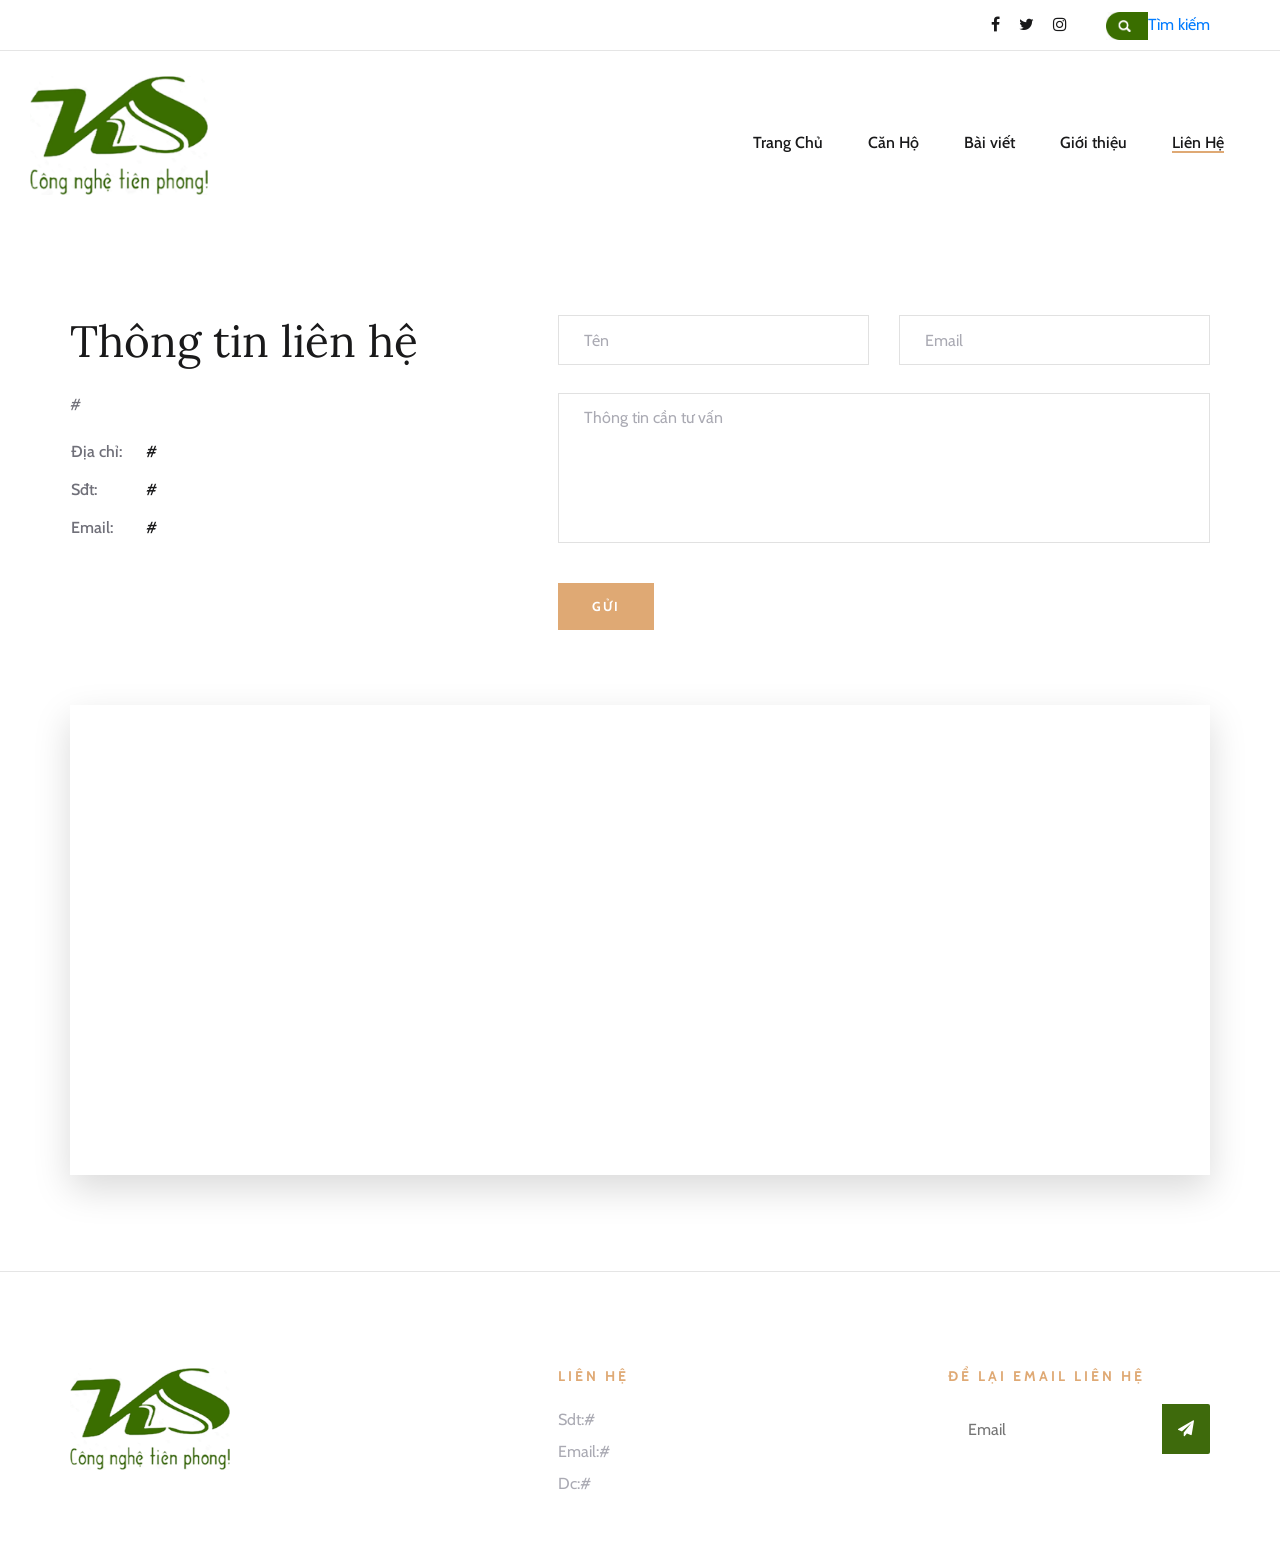
<file: contact.html>
<!DOCTYPE html>
<html lang="zxx">

<head>
    <meta charset="UTF-8">
    <title>KTS</title>

    <!-- Google Font -->
    <link href="https://fonts.googleapis.com/css?family=Lora:400,700&display=swap" rel="stylesheet">
    <link href="https://fonts.googleapis.com/css?family=Cabin:400,500,600,700&display=swap" rel="stylesheet">

    <!-- Css Styles -->
    <link rel="stylesheet" href="css/bootstrap.min.css" type="text/css">
    <link rel="stylesheet" href="css/font-awesome.min.css" type="text/css">
    <link rel="stylesheet" href="css/elegant-icons.css" type="text/css">
    <link rel="stylesheet" href="css/flaticon.css" type="text/css">
    <link rel="stylesheet" href="css/owl.carousel.min.css" type="text/css">
    <link rel="stylesheet" href="css/nice-select.css" type="text/css">
    <link rel="stylesheet" href="css/jquery-ui.min.css" type="text/css">
    <link rel="stylesheet" href="css/magnific-popup.css" type="text/css">
    <link rel="stylesheet" href="css/slicknav.min.css" type="text/css">
    <link rel="stylesheet" href="css/style.css" type="text/css">
</head>

<body>
    <!-- Page Preloder -->
    <div id="preloder">
        <div class="loader"></div>
    </div>

    <!-- Offcanvas Menu Section Begin -->
    <div class="offcanvas-menu-overlay"></div>
    <div class="canvas-open">
        <i class="icon_menu"></i>
    </div>
    <div class="offcanvas-menu-wrapper">
        <div class="canvas-close">
            <i class="icon_close"></i>
        </div>
        <div class="search-icon  search-switch">
            <i class="icon_search"></i>
        </div>
        <div class="header-configure-area">
            <a href="#" class="bk-btn">Tìm kiếm</a>
        </div>
        <nav class="mainmenu mobile-menu">
            <ul>
               <li class="active"><a href="./index.html">Trang chủ</a></li>
                <li><a href="./rooms.html">Căn hộ</a></li>
                <li><a href="./blog.html">Bài viết</a></li>
                <li><a href="./about-us.html">Giới thiệu</a></li>
                <li><a href="./contact.html">Liên hệ</a></li>
            </ul>
        </nav>
        <div id="mobile-menu-wrap"></div>
        <div class="top-social">
            <a href="#"><i class="fa fa-facebook"></i></a>
            <a href="#"><i class="fa fa-twitter"></i></a>
            <a href="#"><i class="fa fa-instagram"></i></a>
        </div>
        <ul class="top-widget">
            <li><i class="fa fa-phone"></i>#</li>
            <li><i class="fa fa-envelope"></i>#</li>
        </ul>
    </div>
    <!-- Offcanvas Menu Section End -->

    <!-- Header Section Begin -->
    <header class="header-section">
        <div class="top-nav">
            <div class="container">
                <div class="row">
                    <div class="col-lg-6">
                    </div>
                    <div class="col-lg-6">
                        <div class="tn-right">
                            <div class="top-social">
                                <a href="#"><i class="fa fa-facebook"></i></a>
                                <a href="#"><i class="fa fa-twitter"></i></a>
                                <a href="#"><i class="fa fa-instagram"></i></a>
                            </div>
                            <a href="#" ><img src="img/1/SEARCH_BUTTON.jpg" width="42" height="28">Tìm kiếm</a>
                            
                        </div>
                    </div>
                </div>
            </div>
        </div>
        <div class="menu-item">
            <div class="container-fluid">
                <div class="d-flex justify-content-between">
					<div class="col-sm-2">
                        <div class="logo">
							<a href="./index.html">
                                <img src="img/1/LOGO.png">
                            </a>
                        </div>
					</div>
					<div class="d-flex justify-content-end">
                        <div class="nav-menu">
                            <nav class="mainmenu">
                                <ul>
                                    <li><a href="./index.html">Trang Chủ</a></li>
                                    <li><a href="./rooms.html">Căn Hộ</a></li>
                                    <li><a href="./blog.html">Bài viết</a></li>
                                    <li><a href="./about-us.html">Giới thiệu</a></li>
                                    <li class="active"><a href="./contact.html">Liên Hệ</a></li>
                                </ul>
                            </nav>
                            
                        </div>
                    </div>
                </div>
            </div>
        </div>
    </header>
    <!-- Header End -->

    <!-- Contact Section Begin -->
    <section class="contact-section spad">
        <div class="container">
            <div class="row">
                <div class="col-lg-4">
                    <div class="contact-text">
                        <h2>Thông tin liên hệ</h2>
                        <p>#</p>
                        <table>
                            <tbody>
                                <tr>
                                    <td class="c-o">Địa chỉ:</td>
                                    <td>#</td>
                                </tr>
                                <tr>
                                    <td class="c-o">Sđt:</td>
                                    <td>#</td>
                                </tr>
                                <tr>
                                    <td class="c-o">Email:</td>
                                    <td>#</td>
                                </tr>
                            </tbody>
                        </table>
                    </div>
                </div>
                <div class="col-lg-7 offset-lg-1">
                    <form action="#" class="contact-form">
                        <div class="row">
                            <div class="col-lg-6">
                                <input type="text" placeholder="Tên">
                            </div>
                            <div class="col-lg-6">
                                <input type="text" placeholder="Email">
                            </div>
                            <div class="col-lg-12">
                                <textarea placeholder="Thông tin cần tư vấn"></textarea>
                                <button type="submit">Gửi</button>
                            </div>
                        </div>
                    </form>
                </div>
            </div>
            <div class="map">
                <iframe
                    src="https://www.google.com/maps/embed?pb=!1m18!1m12!1m3!1d3899.174508779539!2d109.16909000000001!3d12.2364606!2m3!1f0!2f0!3f0!3m2!1i1024!2i768!4f13.1!3m3!1m2!1s0x31705de7ee33286d%3A0x228cad575810bc8d!2sKTS%20Travel!5e0!3m2!1svi!2s!4v1690700588038!5m2!1svi!2s"
                    height="470" style="border:0;" allowfullscreen=""></iframe>
            </div>
        </div>
    </section>
    <!-- Contact Section End -->
<hr>
    <!-- Footer Section Begin -->
    <footer class="footer-section">
        <div class="container">
            <div class="footer-text">
                <div class="row">
                    <div class="col-lg-4">
                        <div class="ft-about">
                            <div class="logo">
                                <a href="#">
                                    <img src="img/1/LOGO.png" width="160" height="102" alt="">
                                </a>
                            </div>
                          
                            
                        </div>
                    </div>
                    <div class="col-lg-3 offset-lg-1">
                        <div class="ft-contact">
                            <h6>Liên Hệ</h6>
                            <ul>
                                <li>Sdt:#</li>
                                <li>Email:#</li>
                                <li>Dc:#</li>
                            </ul>
                        </div>
                    </div>
                    <div class="col-lg-3 offset-lg-1">
                        <div class="ft-newslatter">
                            <h6>Để lại email liên hệ</h6>
                            <p></p>
                            <form action="#" class="fn-form">
                                <input type="text" placeholder="Email">
                                <button type="submit"><i class="fa fa-send"></i></button>
                            </form>
                        </div>
                    </div>
                </div>
            </div>
        </div>
        
    </footer>
    <!-- Footer Section End -->

    <!-- Search model Begin -->
    <div class="search-model">
        <div class="h-100 d-flex align-items-center justify-content-center">
            <div class="search-close-switch"><i class="icon_close"></i></div>
            <form class="search-model-form">
                <input type="text" id="search-input" placeholder="Search here.....">
            </form>
        </div>
    </div>
    <!-- Search model end -->

    <!-- Js Plugins -->
    <script src="js/jquery-3.3.1.min.js"></script>
    <script src="js/bootstrap.min.js"></script>
    <script src="js/jquery.magnific-popup.min.js"></script>
    <script src="js/jquery.nice-select.min.js"></script>
    <script src="js/jquery-ui.min.js"></script>
    <script src="js/jquery.slicknav.js"></script>
    <script src="js/owl.carousel.min.js"></script>
    <script src="js/main.js"></script>
</body>

</html>
</file>
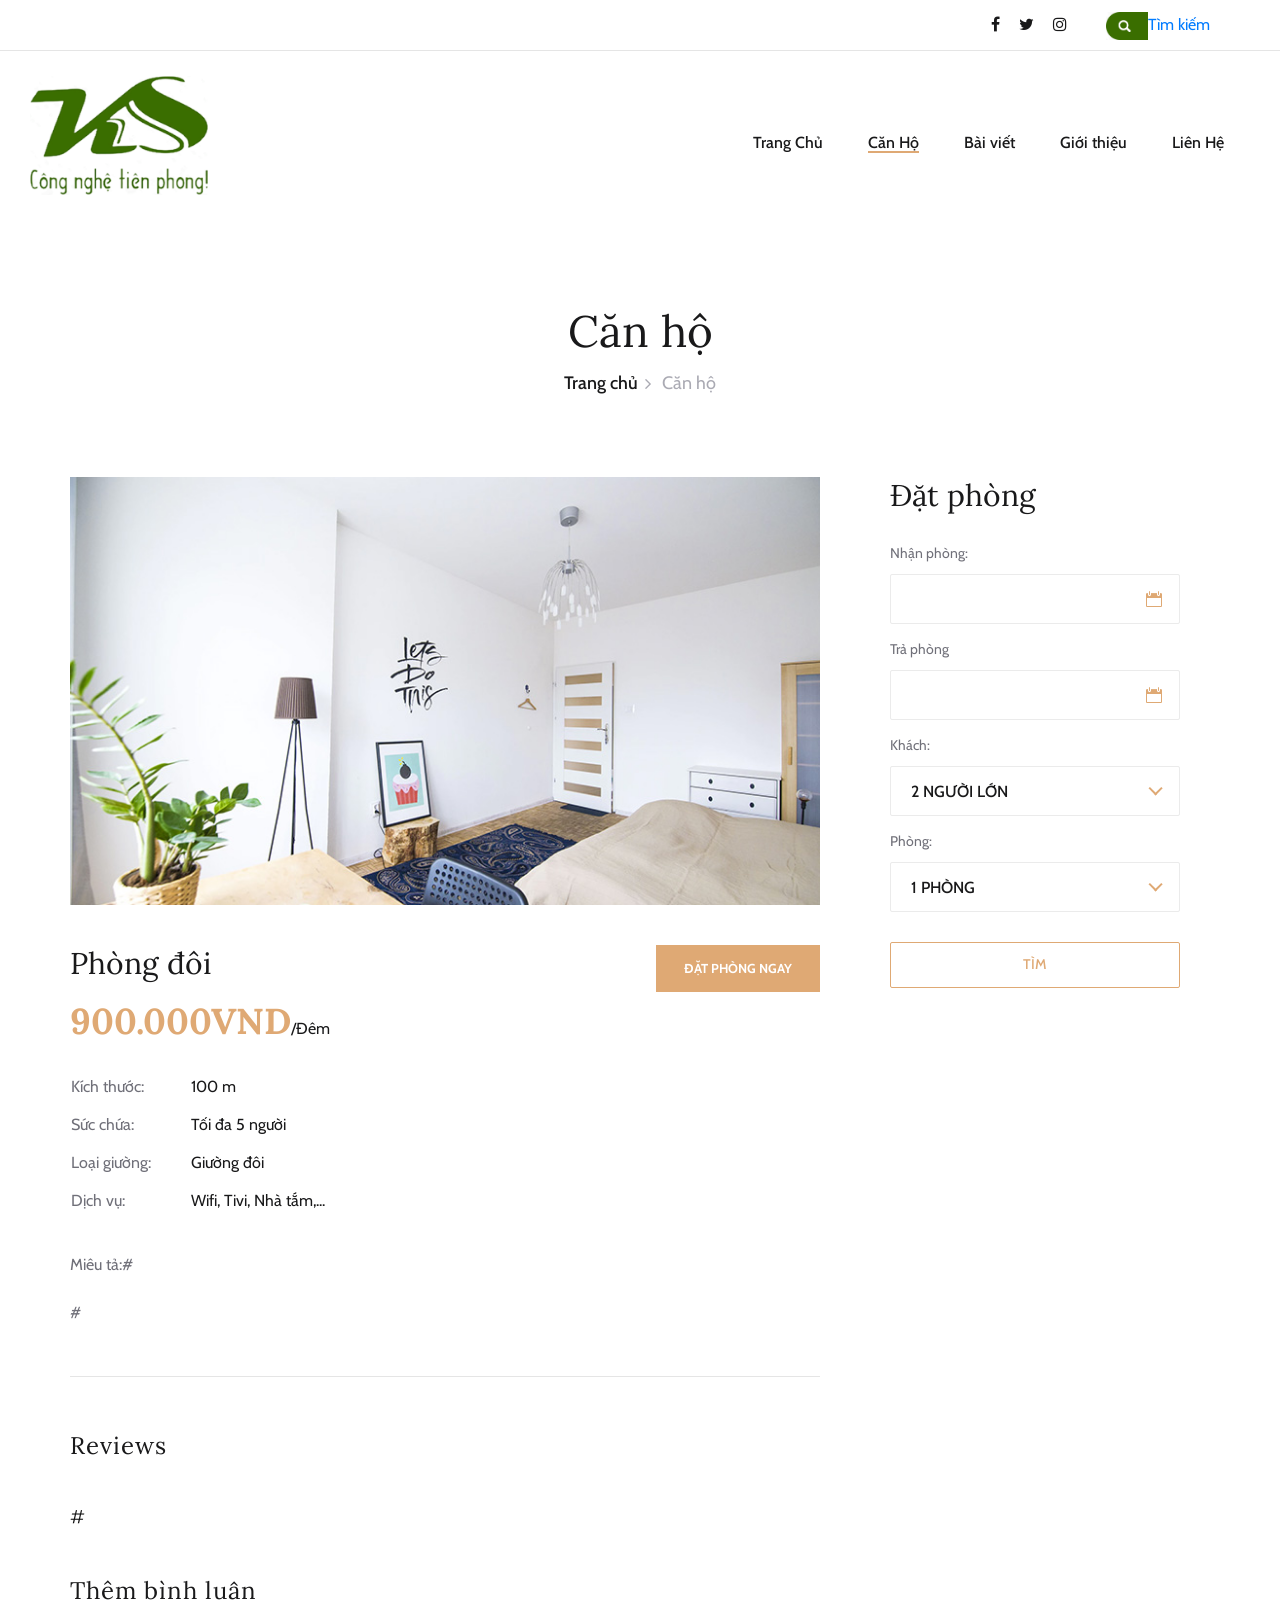
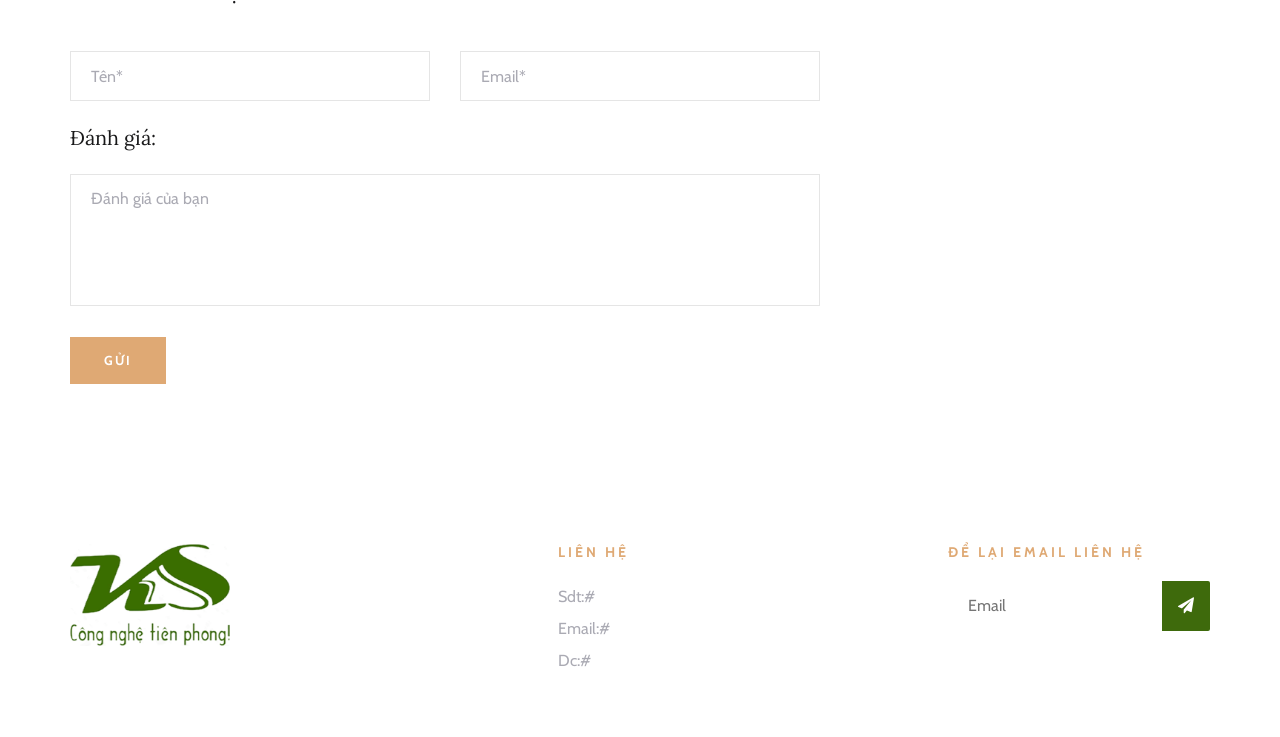
<file: room-details.html>
<!DOCTYPE html>
<html lang="zxx">

<head>
    <meta charset="UTF-8">
    <title>KTS</title>

    <!-- Google Font -->
    <link href="https://fonts.googleapis.com/css?family=Lora:400,700&display=swap" rel="stylesheet">
    <link href="https://fonts.googleapis.com/css?family=Cabin:400,500,600,700&display=swap" rel="stylesheet">

    <!-- Css Styles -->
    <link rel="stylesheet" href="css/bootstrap.min.css" type="text/css">
    <link rel="stylesheet" href="css/font-awesome.min.css" type="text/css">
    <link rel="stylesheet" href="css/elegant-icons.css" type="text/css">
    <link rel="stylesheet" href="css/flaticon.css" type="text/css">
    <link rel="stylesheet" href="css/owl.carousel.min.css" type="text/css">
    <link rel="stylesheet" href="css/nice-select.css" type="text/css">
    <link rel="stylesheet" href="css/jquery-ui.min.css" type="text/css">
    <link rel="stylesheet" href="css/magnific-popup.css" type="text/css">
    <link rel="stylesheet" href="css/slicknav.min.css" type="text/css">
    <link rel="stylesheet" href="css/style.css" type="text/css">
</head>

<body>
    <!-- Page Preloder -->
    <div id="preloder">
        <div class="loader"></div>
    </div>

    <!-- Offcanvas Menu Section Begin -->
    <div class="offcanvas-menu-overlay"></div>
    <div class="canvas-open">
        <i class="icon_menu"></i>
    </div>
    <div class="offcanvas-menu-wrapper">
        <div class="canvas-close">
            <i class="icon_close"></i>
        </div>
        <div class="search-icon  search-switch">
            <i class="icon_search"></i>
        </div>
        <div class="header-configure-area">
            <a href="#" class="bk-btn">Tìm kiếm</a>
        </div>
        <nav class="mainmenu mobile-menu">
            <ul>
                <li class="active"><a href="./index.html">Trang chủ</a></li>
                <li><a href="./rooms.html">Căn hộ</a></li>
                <li><a href="./blog.html">Bài viết</a></li>
                <li><a href="./about-us.html">Giới thiệu</a></li>
                <li><a href="./contact.html">Liên hệ</a></li>
            </ul>
        </nav>
        <div id="mobile-menu-wrap"></div>
        <div class="top-social">
            <a href="#"><i class="fa fa-facebook"></i></a>
            <a href="#"><i class="fa fa-twitter"></i></a>
            <a href="#"><i class="fa fa-instagram"></i></a>
        </div>
        <ul class="top-widget">
            <li><i class="fa fa-phone"></i>#</li>
            <li><i class="fa fa-envelope"></i>#</li>
        </ul>
    </div>
    <!-- Offcanvas Menu Section End -->

    <!-- Header Section Begin -->
    <header class="header-section">
        <div class="top-nav">
            <div class="container">
                <div class="row">
                    <div class="col-lg-6">
                    </div>
                    <div class="col-lg-6">
                        <div class="tn-right">
                            <div class="top-social">
                                <a href="#"><i class="fa fa-facebook"></i></a>
                                <a href="#"><i class="fa fa-twitter"></i></a>
                                <a href="#"><i class="fa fa-instagram"></i></a>
                            </div>
                            <a href="#" ><img src="img/1/SEARCH_BUTTON.jpg" width="42" height="28">Tìm kiếm</a>
                            
                        </div>
                    </div>
                </div>
            </div>
        </div>
        <div class="menu-item">
            <div class="container-fluid">
                <div class="d-flex justify-content-between">
					<div class="col-sm-2">
                        <div class="logo">
							<a href="./index.html">
                                <img src="img/1/LOGO.png">
                            </a>
                        </div>
					</div>
					<div class="d-flex justify-content-end">
                        <div class="nav-menu">
                            <nav class="mainmenu">
                                <ul>
                                    <li><a href="./index.html">Trang Chủ</a></li>
                                    <li class="active"><a href="./rooms.html">Căn Hộ</a></li>
                                    <li><a href="./blog.html">Bài viết</a></li>
                                    <li><a href="./about-us.html">Giới thiệu</a></li>
                                    <li><a href="./contact.html">Liên Hệ</a></li>
                                </ul>
                            </nav>
                            
                        </div>
                    </div>
                </div>
            </div>
        </div>
    </header>
    <!-- Header End -->

    <!-- Breadcrumb Section Begin -->
    <div class="breadcrumb-section">
        <div class="container">
            <div class="row">
                <div class="col-lg-12">
                    <div class="breadcrumb-text">
                        <h2>Căn hộ</h2>
                        <div class="bt-option">
                            <a href="./index.html">Trang chủ</a>
                            <span>Căn hộ</span>
                        </div>
                    </div>
                </div>
            </div>
        </div>
    </div>
    <!-- Breadcrumb Section End -->

    <!-- Room Details Section Begin -->
    <section class="room-details-section spad">
        <div class="container">
            <div class="row">
                <div class="col-lg-8">
                    <div class="room-details-item">
                        <img src="img/room/room-details.jpg" alt="">
                        <div class="rd-text">
                            <div class="rd-title">
                                <h3>Phòng đôi</h3>
                                <div class="rdt-right">
                                    <!--<div class="rating">
                                        <i class="icon_star"></i>
                                        <i class="icon_star"></i>
                                        <i class="icon_star"></i>
                                        <i class="icon_star"></i>
                                        <i class="icon_star-half_alt"></i>
                                    </div> -->
                                    <a href="#">Đặt phòng ngay</a>
                                </div>
                            </div>
                            <h2>900.000VND<span>/Đêm</span></h2>
                            <table>
                                <tbody>
                                    <tr>
                                        <td class="r-o">Kích thước:</td>
                                        <td>100 m</td>
                                      </tr>
                                      <tr>
                                          <td class="r-o">Sức chứa:</td>
                                          <td>Tối đa 5 người</td>
                                      </tr>
                                      <tr>
                                          <td class="r-o">Loại giường:</td>
                                          <td>Giường đôi</td>
                                      </tr>
                                      <tr>
                                          <td class="r-o">Dịch vụ:</td>
                                          <td>Wifi, Tivi, Nhà tắm,...</td>
                                      </tr>
                                </tbody>
                            </table>
                            <p class="f-para">Miêu tả:#</p>
                            <p>#
                            </p>
                        </div>
                    </div>
                    <div class="rd-reviews">
                        <h4>Reviews</h4>
						<h5>#</>
                        <!--<div class="review-item">
                            <div class="ri-pic">
                                <img src="img/room/avatar/avatar-1.jpg" alt="">
                            </div>
                            <div class="ri-text">
                                <span>ngày</span>
                                <div class="rating">
                                    <i class="icon_star"></i>
                                    <i class="icon_star"></i>
                                    <i class="icon_star"></i>
                                    <i class="icon_star"></i>
                                    <i class="icon_star-half_alt"></i>
                                </div>
                                <h5>tên</h5>
                                <p>review:#</p>
                            </div>
                        </div>
                        <div class="review-item">
                            <div class="ri-pic">
                                <img src="img/room/avatar/avatar-2.jpg" alt="">
                            </div>
                            <div class="ri-text">
                                <span>ngày</span>
                                <div class="rating">
                                    <i class="icon_star"></i>
                                    <i class="icon_star"></i>
                                    <i class="icon_star"></i>
                                    <i class="icon_star"></i>
                                    <i class="icon_star-half_alt"></i>
                                </div>
                                <h5>tên</h5>
                                <p>review:#</p>
                            </div>
                        </div>-->
                    </div>
                    <div class="review-add">
                        <h4>Thêm bình luận</h4>
                        <form action="#" class="ra-form">
                            <div class="row">
                                <div class="col-lg-6">
                                    <input type="text" placeholder="Tên*">
                                </div>
                                <div class="col-lg-6">
                                    <input type="text" placeholder="Email*">
                                </div>
                                <div class="col-lg-12">
                                    <div>
                                        <h5>Đánh giá:</h5>
                                        <!--<div class="rating">
                                            <i class="icon_star"></i>
                                            <i class="icon_star"></i>
                                            <i class="icon_star"></i>
                                            <i class="icon_star"></i>
                                            <i class="icon_star-half_alt"></i>
                                        </div>-->
                                    </div>
                                    <textarea placeholder="Đánh giá của bạn"></textarea>
                                    <button type="submit">Gửi</button>
                                </div>
                            </div>
                        </form>
                    </div>
                </div>
                <div class="col-lg-4">
                    <div class="room-booking">
                        <h3>Đặt phòng</h3>
                        <form action="#">
                            <div class="check-date">
                                <label for="date-in">Nhận phòng:</label>
                                <input type="text" class="date-input" id="date-in">
                                <i class="icon_calendar"></i>
                            </div>
                            <div class="check-date">
                                <label for="date-out">Trả phòng</label>
                                <input type="text" class="date-input" id="date-out">
                                <i class="icon_calendar"></i>
                            </div>
                            <div class="select-option">
                                <label for="guest">Khách:</label>
                                <select id="guest">
                                    <option value="">2 người lớn</option>
                                    <option value="">3 người lớn</option>
                                </select>
                            </div>
                            <div class="select-option">
                                <label for="room">Phòng:</label>
                                <select id="room">
                                    <option value="">1 Phòng</option>
                                    <option value="">2 Phòng</option>
                                </select>
                            </div>
                            <button type="submit">Tìm</button>
                        </form>
                    </div>
                </div>
            </div>
        </div>
    </section>
    <!-- Room Details Section End -->

    <!-- Footer Section Begin -->
    <footer class="footer-section">
        <div class="container">
            <div class="footer-text">
                <div class="row">
                    <div class="col-lg-4">
                        <div class="ft-about">
                            <div class="logo">
                                <a href="#">
                                    <img src="img/1/LOGO.png" width="160" height="102" alt="">
                                </a>
                            </div>
                          
                            
                        </div>
                    </div>
                    <div class="col-lg-3 offset-lg-1">
                        <div class="ft-contact">
                            <h6>Liên Hệ</h6>
                            <ul>
                                <li>Sdt:#</li>
                                <li>Email:#</li>
                                <li>Dc:#</li>
                            </ul>
                        </div>
                    </div>
                    <div class="col-lg-3 offset-lg-1">
                        <div class="ft-newslatter">
                            <h6>Để lại email liên hệ</h6>
                            <p></p>
                            <form action="#" class="fn-form">
                                <input type="text" placeholder="Email">
                                <button type="submit"><i class="fa fa-send"></i></button>
                            </form>
                        </div>
                    </div>
                </div>
            </div>
        </div>
        
    </footer>
    <!-- Footer Section End -->

    <!-- Search model Begin -->
    <div class="search-model">
        <div class="h-100 d-flex align-items-center justify-content-center">
            <div class="search-close-switch"><i class="icon_close"></i></div>
            <form class="search-model-form">
                <input type="text" id="search-input" placeholder="Search here.....">
            </form>
        </div>
    </div>
    <!-- Search model end -->

    <!-- Js Plugins -->
    <script src="js/jquery-3.3.1.min.js"></script>
    <script src="js/bootstrap.min.js"></script>
    <script src="js/jquery.magnific-popup.min.js"></script>
    <script src="js/jquery.nice-select.min.js"></script>
    <script src="js/jquery-ui.min.js"></script>
    <script src="js/jquery.slicknav.js"></script>
    <script src="js/owl.carousel.min.js"></script>
    <script src="js/main.js"></script>
</body>

</html>
</file>
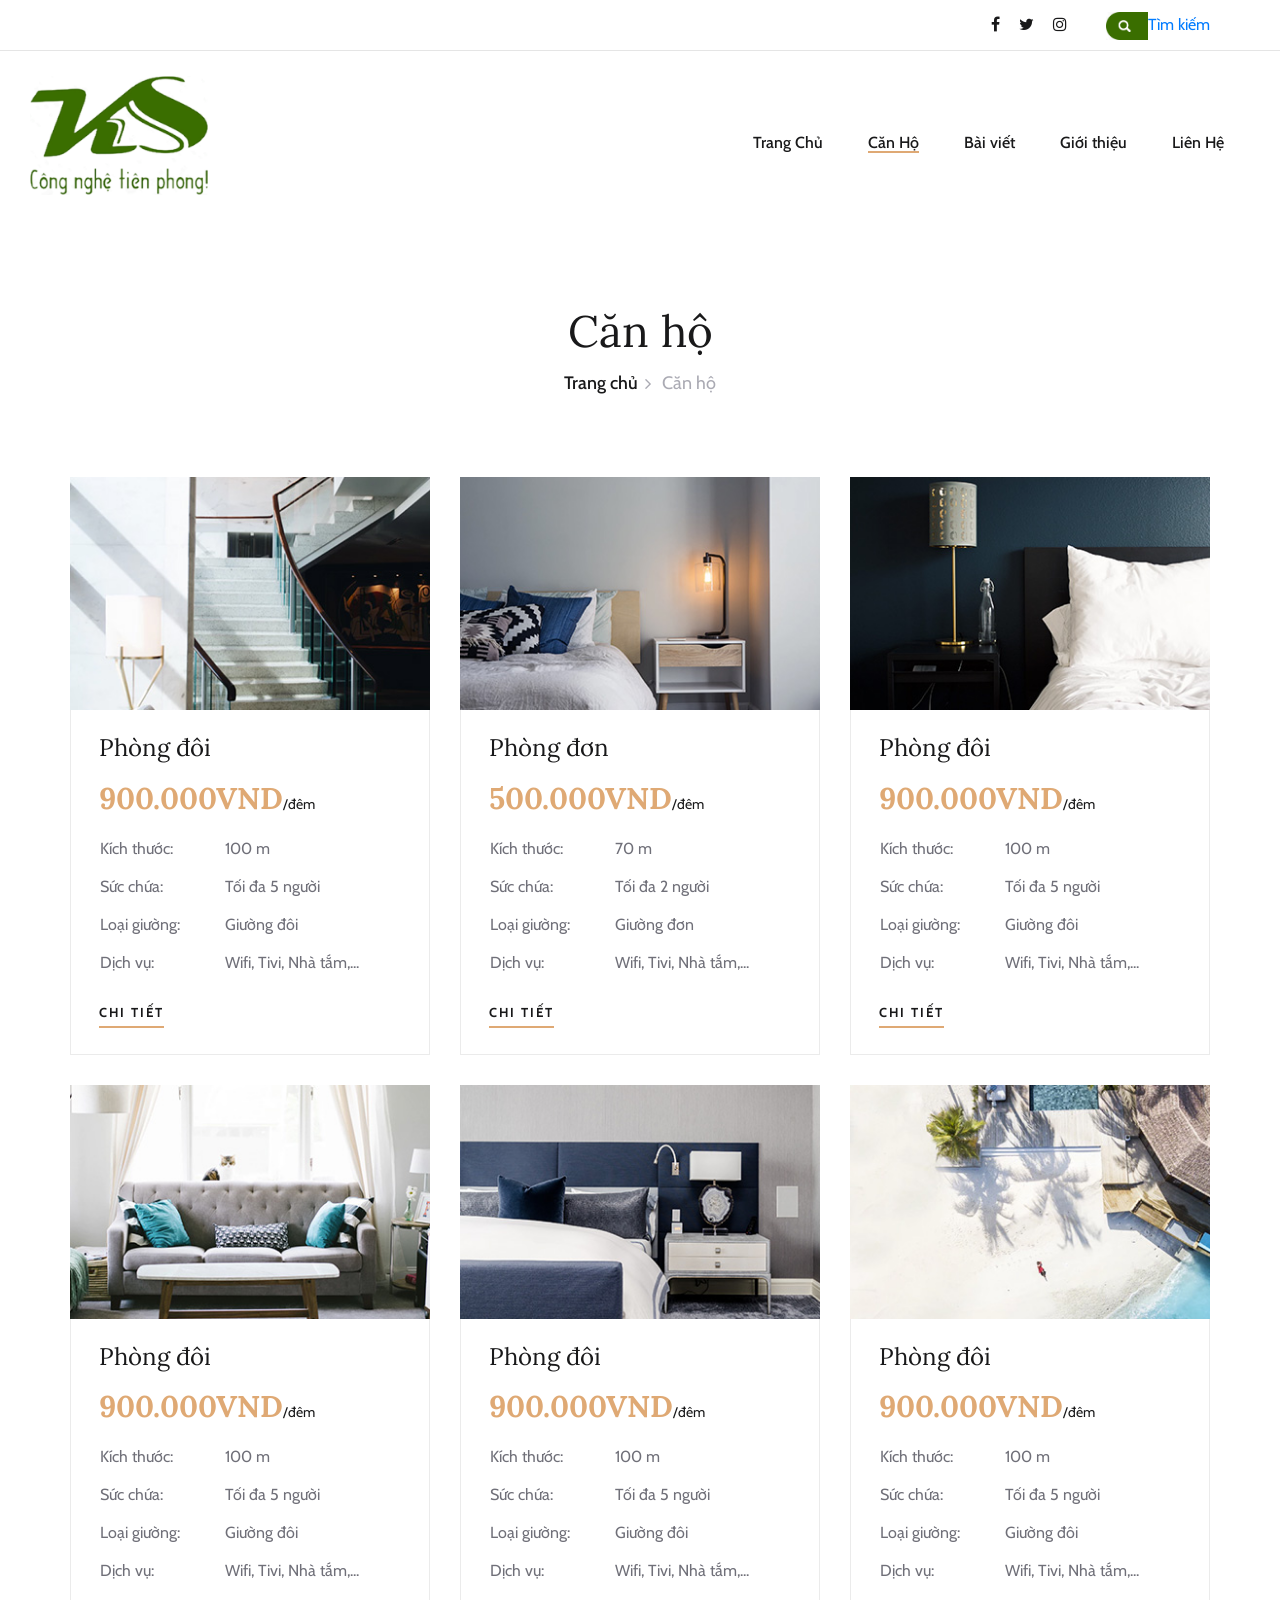
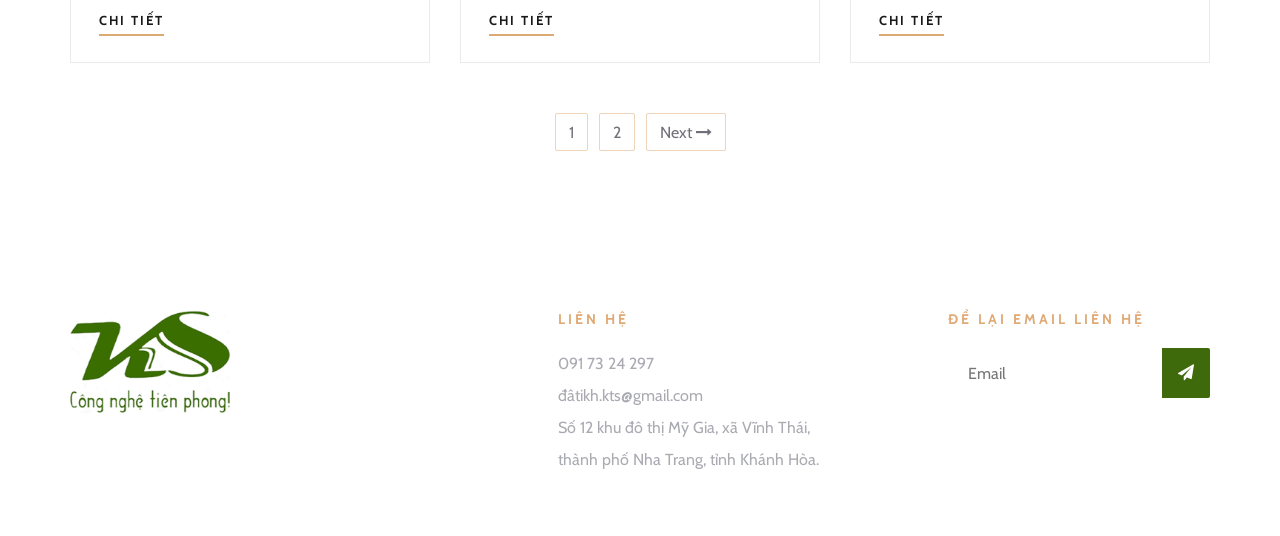
<file: rooms.html>
<!DOCTYPE html>
<html lang="zxx">

<head>
    <meta charset="UTF-8">
    <title>KTS</title>

    <!-- Google Font -->
    <link href="https://fonts.googleapis.com/css?family=Lora:400,700&display=swap" rel="stylesheet">
    <link href="https://fonts.googleapis.com/css?family=Cabin:400,500,600,700&display=swap" rel="stylesheet">

    <!-- Css Styles -->
    <link rel="stylesheet" href="css/bootstrap.min.css" type="text/css">
    <link rel="stylesheet" href="css/font-awesome.min.css" type="text/css">
    <link rel="stylesheet" href="css/elegant-icons.css" type="text/css">
    <link rel="stylesheet" href="css/flaticon.css" type="text/css">
    <link rel="stylesheet" href="css/owl.carousel.min.css" type="text/css">
    <link rel="stylesheet" href="css/nice-select.css" type="text/css">
    <link rel="stylesheet" href="css/jquery-ui.min.css" type="text/css">
    <link rel="stylesheet" href="css/magnific-popup.css" type="text/css">
    <link rel="stylesheet" href="css/slicknav.min.css" type="text/css">
    <link rel="stylesheet" href="css/style.css" type="text/css">
</head>

<body>
    <!-- Page Preloder -->
    <div id="preloder">
        <div class="loader"></div>
    </div>

    <!-- Offcanvas Menu Section Begin -->
     <div class="offcanvas-menu-overlay"></div>
    <div class="canvas-open">
        <i class="icon_menu"></i>
    </div>
    <div class="offcanvas-menu-wrapper">
        <div class="canvas-close">
            <i class="icon_close"></i>
        </div>
        <div class="search-icon  search-switch">
            <i class="icon_search"></i>
        </div>
        <div class="header-configure-area">
            <a href="#" class="bk-btn">Tìm kiếm</a>
        </div>
        <nav class="mainmenu mobile-menu">
            <ul>
                <li class="active"><a href="./index.html">Trang chủ</a></li>
                <li><a href="./rooms.html">Căn hộ</a></li>
                <li><a href="./blog.html">Bài viết</a></li>
                <li><a href="./about-us.html">Giới thiệu</a></li>
                <li><a href="./contact.html">Liên hệ</a></li>
            </ul>
        </nav>
        <div id="mobile-menu-wrap"></div>
        <div class="top-social">
            <a href="#"><i class="fa fa-facebook"></i></a>
            <a href="#"><i class="fa fa-twitter"></i></a>
            <a href="#"><i class="fa fa-instagram"></i></a>
        </div>
        <ul class="top-widget">
            <li><i class="fa fa-phone"></i>#</li>
            <li><i class="fa fa-envelope"></i>#</li>
        </ul>
    </div>
    <!-- Offcanvas Menu Section End -->

    <!-- Header Section Begin -->
    <header class="header-section">
        <div class="top-nav">
            <div class="container">
                <div class="row">
                    <div class="col-lg-6">
                    </div>
                    <div class="col-lg-6">
                        <div class="tn-right">
                            <div class="top-social">
                                <a href="#"><i class="fa fa-facebook"></i></a>
                                <a href="#"><i class="fa fa-twitter"></i></a>
                                <a href="#"><i class="fa fa-instagram"></i></a>
                            </div>
                            <a href="#" ><img src="img/1/SEARCH_BUTTON.jpg" width="42" height="28">Tìm kiếm</a>
                            
                        </div>
                    </div>
                </div>
            </div>
        </div>
        <div class="menu-item">
            <div class="menu-item">
            <div class="container-fluid">
                <div class="d-flex justify-content-between">
					<div class="col-sm-2">
                        <div class="logo">
							<a href="./index.html">
                                <img src="img/1/LOGO.png">
                            </a>
                        </div>
					</div>
					<div class="d-flex justify-content-end">
                        <div class="nav-menu">
                            <nav class="mainmenu">
                                <ul>
                                    <li><a href="./index.html">Trang Chủ</a></li>
                                    <li class="active"><a href="./rooms.html">Căn Hộ</a></li>
                                    <li><a href="./blog.html">Bài viết</a></li>
                                    <li><a href="./about-us.html">Giới thiệu</a></li>
                                    <li><a href="./contact.html">Liên Hệ</a></li>
                                </ul>
                            </nav>
                            
                        </div>
                    </div>
                </div>
            </div>
        </div>
    </header>
    <!-- Header End -->

    <!-- Breadcrumb Section Begin -->
    <div class="breadcrumb-section">
        <div class="container">
            <div class="row">
                <div class="col-lg-12">
                    <div class="breadcrumb-text">
                        <h2>Căn hộ</h2>
                        <div class="bt-option">
                            <a href="./index.html">Trang chủ</a>
                            <span>Căn hộ</span>
                        </div>
                    </div>
                </div>
            </div>
        </div>
    </div>
    <!-- Breadcrumb Section End -->

    <!-- Rooms Section Begin -->
    <section class="rooms-section spad">
        <div class="container">
            <div class="row">
                <div class="col-lg-4 col-md-6">
                    <div class="room-item">
                        <img src="img/room/room-1.jpg" alt="">
                        <div class="ri-text">
                            <h4>Phòng đôi</h4>
                            <h3>900.000VND<span>/đêm</span></h3>
                            <table>
                                    <tbody>
                                        <tr>
                                            <td class="r-o">Kích thước:</td>
                                            <td>100 m</td>
                                        </tr>
                                        <tr>
                                            <td class="r-o">Sức chứa:</td>
                                            <td>Tối đa 5 người</td>
                                        </tr>
                                        <tr>
                                            <td class="r-o">Loại giường:</td>
                                            <td>Giường đôi</td>
                                        </tr>
                                        <tr>
                                            <td class="r-o">Dịch vụ:</td>
                                            <td>Wifi, Tivi, Nhà tắm,...</td>
                                        </tr>
                                    </tbody>
                                </table>
                                <a href="./room-details.html" class="primary-btn">Chi tiết</a>
                        </div>
                    </div>
                </div>
                <div class="col-lg-4 col-md-6">
                    <div class="room-item">
                        <img src="img/room/room-2.jpg" alt="">
                        <div class="ri-text">
                            <h4>Phòng đơn</h4>
                            <h3>500.000VND<span>/đêm</span></h3>
                            <table>
                                    <tbody>
                                        <tr>
                                            <td class="r-o">Kích thước:</td>
                                            <td>70 m</td>
                                        </tr>
                                        <tr>
                                            <td class="r-o">Sức chứa:</td>
                                            <td>Tối đa 2 người</td>
                                        </tr>
                                        <tr>
                                            <td class="r-o">Loại giường:</td>
                                            <td>Giường đơn</td>
                                        </tr>
                                        <tr>
                                            <td class="r-o">Dịch vụ:</td>
                                            <td>Wifi, Tivi, Nhà tắm,...</td>
                                        </tr>
                                    </tbody>
                                </table>
                                <a href="./room-details.html" class="primary-btn">Chi tiết</a>
                        </div>
                    </div>
                </div>
                <div class="col-lg-4 col-md-6">
                    <div class="room-item">
                        <img src="img/room/room-3.jpg" alt="">
                        <div class="ri-text">
                           <h4>Phòng đôi</h4>
                            <h3>900.000VND<span>/đêm</span></h3>
                            <table>
                                    <tbody>
                                        <tr>
                                            <td class="r-o">Kích thước:</td>
                                            <td>100 m</td>
                                        </tr>
                                        <tr>
                                            <td class="r-o">Sức chứa:</td>
                                            <td>Tối đa 5 người</td>
                                        </tr>
                                        <tr>
                                            <td class="r-o">Loại giường:</td>
                                            <td>Giường đôi</td>
                                        </tr>
                                        <tr>
                                            <td class="r-o">Dịch vụ:</td>
                                            <td>Wifi, Tivi, Nhà tắm,...</td>
                                        </tr>
                                    </tbody>
                                </table>
                                <a href="./room-details.html" class="primary-btn">Chi tiết</a>
                        </div>
                    </div>
                </div>
                <div class="col-lg-4 col-md-6">
                    <div class="room-item">
                        <img src="img/room/room-4.jpg" alt="">
                        <div class="ri-text">
                           <h4>Phòng đôi</h4>
                            <h3>900.000VND<span>/đêm</span></h3>
                            <table>
                                    <tbody>
                                        <tr>
                                            <td class="r-o">Kích thước:</td>
                                            <td>100 m</td>
                                        </tr>
                                        <tr>
                                            <td class="r-o">Sức chứa:</td>
                                            <td>Tối đa 5 người</td>
                                        </tr>
                                        <tr>
                                            <td class="r-o">Loại giường:</td>
                                            <td>Giường đôi</td>
                                        </tr>
                                        <tr>
                                            <td class="r-o">Dịch vụ:</td>
                                            <td>Wifi, Tivi, Nhà tắm,...</td>
                                        </tr>
                                    </tbody>
                                </table>
                                <a href="./room-details.html" class="primary-btn">Chi tiết</a>
                        </div>
                    </div>
                </div>
                <div class="col-lg-4 col-md-6">
                    <div class="room-item">
                        <img src="img/room/room-5.jpg" alt="">
                        <div class="ri-text">
                           <h4>Phòng đôi</h4>
                            <h3>900.000VND<span>/đêm</span></h3>
                            <table>
                                    <tbody>
                                        <tr>
                                            <td class="r-o">Kích thước:</td>
                                            <td>100 m</td>
                                        </tr>
                                        <tr>
                                            <td class="r-o">Sức chứa:</td>
                                            <td>Tối đa 5 người</td>
                                        </tr>
                                        <tr>
                                            <td class="r-o">Loại giường:</td>
                                            <td>Giường đôi</td>
                                        </tr>
                                        <tr>
                                            <td class="r-o">Dịch vụ:</td>
                                            <td>Wifi, Tivi, Nhà tắm,...</td>
                                        </tr>
                                    </tbody>
                                </table>
                                <a href="./room-details.html" class="primary-btn">Chi tiết</a>
                        </div>
                    </div>
                </div>
                <div class="col-lg-4 col-md-6">
                    <div class="room-item">
                        <img src="img/room/room-6.jpg" alt="">
                        <div class="ri-text">
                           <h4>Phòng đôi</h4>
                            <h3>900.000VND<span>/đêm</span></h3>
                            <table>
                                    <tbody>
                                        <tr>
                                            <td class="r-o">Kích thước:</td>
                                            <td>100 m</td>
                                        </tr>
                                        <tr>
                                            <td class="r-o">Sức chứa:</td>
                                            <td>Tối đa 5 người</td>
                                        </tr>
                                        <tr>
                                            <td class="r-o">Loại giường:</td>
                                            <td>Giường đôi</td>
                                        </tr>
                                        <tr>
                                            <td class="r-o">Dịch vụ:</td>
                                            <td>Wifi, Tivi, Nhà tắm,...</td>
                                        </tr>
                                    </tbody>
                                </table>
                                <a href="./room-details.html" class="primary-btn">Chi tiết</a>
                        </div>
                    </div>
                </div>
                <div class="col-lg-12">
                    <div class="room-pagination">
                        <a href="#">1</a>
                        <a href="#">2</a>
                        <a href="#">Next <i class="fa fa-long-arrow-right"></i></a>
                    </div>
                </div>
            </div>
        </div>
    </section>
    <!-- Rooms Section End -->

    <!-- Footer Section Begin -->
    <footer class="footer-section">
        <div class="container">
            <div class="footer-text">
                <div class="row">
                    <div class="col-lg-4">
                        <div class="ft-about">
                            <div class="logo">
                                <a href="#">
                                    <img src="img/1/LOGO.png" width="160" height="102" alt="">
                                </a>
                            </div>
                          
                            
                        </div>
                    </div>
                    <div class="col-lg-3 offset-lg-1">
                        <div class="ft-contact">
                            <h6>Liên Hệ</h6>
                            <ul>
                                <li>091 73 24 297</li>
                                <li>đâtikh.kts@gmail.com</li>
                                <li>Số 12 khu đô thị Mỹ Gia, xã Vĩnh Thái, thành phố Nha Trang, tỉnh Khánh Hòa.</li>
                            </ul>
                        </div>
                    </div>
                    <div class="col-lg-3 offset-lg-1">
                        <div class="ft-newslatter">
                            <h6>Để lại email liên hệ</h6>
                            <p></p>
                            <form action="#" class="fn-form">
                                <input type="text" placeholder="Email">
                                <button type="submit"><i class="fa fa-send"></i></button>
                            </form>
                        </div>
                    </div>
                </div>
            </div>
        </div>
        
    </footer>
    <!-- Footer Section End -->

    <!-- Search model Begin -->
    <div class="search-model">
        <div class="h-100 d-flex align-items-center justify-content-center">
            <div class="search-close-switch"><i class="icon_close"></i></div>
            <form class="search-model-form">
                <input type="text" id="search-input" placeholder="Search here.....">
            </form>
        </div>
    </div>
    <!-- Search model end -->

    <!-- Js Plugins -->
    <script src="js/jquery-3.3.1.min.js"></script>
    <script src="js/bootstrap.min.js"></script>
    <script src="js/jquery.magnific-popup.min.js"></script>
    <script src="js/jquery.nice-select.min.js"></script>
    <script src="js/jquery-ui.min.js"></script>
    <script src="js/jquery.slicknav.js"></script>
    <script src="js/owl.carousel.min.js"></script>
    <script src="js/main.js"></script>
</body>

</html>
</file>
<file: css/elegant-icons.css>
@font-face {
	font-family: 'ElegantIcons';
	src:url('../fonts/ElegantIcons.eot');
	src:url('../fonts/ElegantIcons.eot?#iefix') format('embedded-opentype'),
		url('../fonts/ElegantIcons.woff') format('woff'),
		url('../fonts/ElegantIcons.ttf') format('truetype'),
		url('../fonts/ElegantIcons.svg#ElegantIcons') format('svg');
	font-weight: normal;
	font-style: normal;
}

/* Use the following CSS code if you want to use data attributes for inserting your icons */
[data-icon]:before {
	font-family: 'ElegantIcons';
	content: attr(data-icon);
	speak: none;
	font-weight: normal;
	font-variant: normal;
	text-transform: none;
	line-height: 1;
	-webkit-font-smoothing: antialiased;
	-moz-osx-font-smoothing: grayscale;
}

/* Use the following CSS code if you want to have a class per icon */
/*
Instead of a list of all class selectors,
you can use the generic selector below, but it's slower:
[class*="your-class-prefix"] {
*/
.arrow_up, .arrow_down, .arrow_left, .arrow_right, .arrow_left-up, .arrow_right-up, .arrow_right-down, .arrow_left-down, .arrow-up-down, .arrow_up-down_alt, .arrow_left-right_alt, .arrow_left-right, .arrow_expand_alt2, .arrow_expand_alt, .arrow_condense, .arrow_expand, .arrow_move, .arrow_carrot-up, .arrow_carrot-down, .arrow_carrot-left, .arrow_carrot-right, .arrow_carrot-2up, .arrow_carrot-2down, .arrow_carrot-2left, .arrow_carrot-2right, .arrow_carrot-up_alt2, .arrow_carrot-down_alt2, .arrow_carrot-left_alt2, .arrow_carrot-right_alt2, .arrow_carrot-2up_alt2, .arrow_carrot-2down_alt2, .arrow_carrot-2left_alt2, .arrow_carrot-2right_alt2, .arrow_triangle-up, .arrow_triangle-down, .arrow_triangle-left, .arrow_triangle-right, .arrow_triangle-up_alt2, .arrow_triangle-down_alt2, .arrow_triangle-left_alt2, .arrow_triangle-right_alt2, .arrow_back, .icon_minus-06, .icon_plus, .icon_close, .icon_check, .icon_minus_alt2, .icon_plus_alt2, .icon_close_alt2, .icon_check_alt2, .icon_zoom-out_alt, .icon_zoom-in_alt, .icon_search, .icon_box-empty, .icon_box-selected, .icon_minus-box, .icon_plus-box, .icon_box-checked, .icon_circle-empty, .icon_circle-slelected, .icon_stop_alt2, .icon_stop, .icon_pause_alt2, .icon_pause, .icon_menu, .icon_menu-square_alt2, .icon_menu-circle_alt2, .icon_ul, .icon_ol, .icon_adjust-horiz, .icon_adjust-vert, .icon_document_alt, .icon_documents_alt, .icon_pencil, .icon_pencil-edit_alt, .icon_pencil-edit, .icon_folder-alt, .icon_folder-open_alt, .icon_folder-add_alt, .icon_info_alt, .icon_error-oct_alt, .icon_error-circle_alt, .icon_error-triangle_alt, .icon_question_alt2, .icon_question, .icon_comment_alt, .icon_chat_alt, .icon_vol-mute_alt, .icon_volume-low_alt, .icon_volume-high_alt, .icon_quotations, .icon_quotations_alt2, .icon_clock_alt, .icon_lock_alt, .icon_lock-open_alt, .icon_key_alt, .icon_cloud_alt, .icon_cloud-upload_alt, .icon_cloud-download_alt, .icon_image, .icon_images, .icon_lightbulb_alt, .icon_gift_alt, .icon_house_alt, .icon_genius, .icon_mobile, .icon_tablet, .icon_laptop, .icon_desktop, .icon_camera_alt, .icon_mail_alt, .icon_cone_alt, .icon_ribbon_alt, .icon_bag_alt, .icon_creditcard, .icon_cart_alt, .icon_paperclip, .icon_tag_alt, .icon_tags_alt, .icon_trash_alt, .icon_cursor_alt, .icon_mic_alt, .icon_compass_alt, .icon_pin_alt, .icon_pushpin_alt, .icon_map_alt, .icon_drawer_alt, .icon_toolbox_alt, .icon_book_alt, .icon_calendar, .icon_film, .icon_table, .icon_contacts_alt, .icon_headphones, .icon_lifesaver, .icon_piechart, .icon_refresh, .icon_link_alt, .icon_link, .icon_loading, .icon_blocked, .icon_archive_alt, .icon_heart_alt, .icon_star_alt, .icon_star-half_alt, .icon_star, .icon_star-half, .icon_tools, .icon_tool, .icon_cog, .icon_cogs, .arrow_up_alt, .arrow_down_alt, .arrow_left_alt, .arrow_right_alt, .arrow_left-up_alt, .arrow_right-up_alt, .arrow_right-down_alt, .arrow_left-down_alt, .arrow_condense_alt, .arrow_expand_alt3, .arrow_carrot_up_alt, .arrow_carrot-down_alt, .arrow_carrot-left_alt, .arrow_carrot-right_alt, .arrow_carrot-2up_alt, .arrow_carrot-2dwnn_alt, .arrow_carrot-2left_alt, .arrow_carrot-2right_alt, .arrow_triangle-up_alt, .arrow_triangle-down_alt, .arrow_triangle-left_alt, .arrow_triangle-right_alt, .icon_minus_alt, .icon_plus_alt, .icon_close_alt, .icon_check_alt, .icon_zoom-out, .icon_zoom-in, .icon_stop_alt, .icon_menu-square_alt, .icon_menu-circle_alt, .icon_document, .icon_documents, .icon_pencil_alt, .icon_folder, .icon_folder-open, .icon_folder-add, .icon_folder_upload, .icon_folder_download, .icon_info, .icon_error-circle, .icon_error-oct, .icon_error-triangle, .icon_question_alt, .icon_comment, .icon_chat, .icon_vol-mute, .icon_volume-low, .icon_volume-high, .icon_quotations_alt, .icon_clock, .icon_lock, .icon_lock-open, .icon_key, .icon_cloud, .icon_cloud-upload, .icon_cloud-download, .icon_lightbulb, .icon_gift, .icon_house, .icon_camera, .icon_mail, .icon_cone, .icon_ribbon, .icon_bag, .icon_cart, .icon_tag, .icon_tags, .icon_trash, .icon_cursor, .icon_mic, .icon_compass, .icon_pin, .icon_pushpin, .icon_map, .icon_drawer, .icon_toolbox, .icon_book, .icon_contacts, .icon_archive, .icon_heart, .icon_profile, .icon_group, .icon_grid-2x2, .icon_grid-3x3, .icon_music, .icon_pause_alt, .icon_phone, .icon_upload, .icon_download, .social_facebook, .social_twitter, .social_pinterest, .social_googleplus, .social_tumblr, .social_tumbleupon, .social_wordpress, .social_instagram, .social_dribbble, .social_vimeo, .social_linkedin, .social_rss, .social_deviantart, .social_share, .social_myspace, .social_skype, .social_youtube, .social_picassa, .social_googledrive, .social_flickr, .social_blogger, .social_spotify, .social_delicious, .social_facebook_circle, .social_twitter_circle, .social_pinterest_circle, .social_googleplus_circle, .social_tumblr_circle, .social_stumbleupon_circle, .social_wordpress_circle, .social_instagram_circle, .social_dribbble_circle, .social_vimeo_circle, .social_linkedin_circle, .social_rss_circle, .social_deviantart_circle, .social_share_circle, .social_myspace_circle, .social_skype_circle, .social_youtube_circle, .social_picassa_circle, .social_googledrive_alt2, .social_flickr_circle, .social_blogger_circle, .social_spotify_circle, .social_delicious_circle, .social_facebook_square, .social_twitter_square, .social_pinterest_square, .social_googleplus_square, .social_tumblr_square, .social_stumbleupon_square, .social_wordpress_square, .social_instagram_square, .social_dribbble_square, .social_vimeo_square, .social_linkedin_square, .social_rss_square, .social_deviantart_square, .social_share_square, .social_myspace_square, .social_skype_square, .social_youtube_square, .social_picassa_square, .social_googledrive_square, .social_flickr_square, .social_blogger_square, .social_spotify_square, .social_delicious_square, .icon_printer, .icon_calulator, .icon_building, .icon_floppy, .icon_drive, .icon_search-2, .icon_id, .icon_id-2, .icon_puzzle, .icon_like, .icon_dislike, .icon_mug, .icon_currency, .icon_wallet, .icon_pens, .icon_easel, .icon_flowchart, .icon_datareport, .icon_briefcase, .icon_shield, .icon_percent, .icon_globe, .icon_globe-2, .icon_target, .icon_hourglass, .icon_balance, .icon_rook, .icon_printer-alt, .icon_calculator_alt, .icon_building_alt, .icon_floppy_alt, .icon_drive_alt, .icon_search_alt, .icon_id_alt, .icon_id-2_alt, .icon_puzzle_alt, .icon_like_alt, .icon_dislike_alt, .icon_mug_alt, .icon_currency_alt, .icon_wallet_alt, .icon_pens_alt, .icon_easel_alt, .icon_flowchart_alt, .icon_datareport_alt, .icon_briefcase_alt, .icon_shield_alt, .icon_percent_alt, .icon_globe_alt, .icon_clipboard {
	font-family: 'ElegantIcons';
	speak: none;
	font-style: normal;
	font-weight: normal;
	font-variant: normal;
	text-transform: none;
	line-height: 1;
	-webkit-font-smoothing: antialiased;
}
.arrow_up:before {
	content: "\21";
}
.arrow_down:before {
	content: "\22";
}
.arrow_left:before {
	content: "\23";
}
.arrow_right:before {
	content: "\24";
}
.arrow_left-up:before {
	content: "\25";
}
.arrow_right-up:before {
	content: "\26";
}
.arrow_right-down:before {
	content: "\27";
}
.arrow_left-down:before {
	content: "\28";
}
.arrow-up-down:before {
	content: "\29";
}
.arrow_up-down_alt:before {
	content: "\2a";
}
.arrow_left-right_alt:before {
	content: "\2b";
}
.arrow_left-right:before {
	content: "\2c";
}
.arrow_expand_alt2:before {
	content: "\2d";
}
.arrow_expand_alt:before {
	content: "\2e";
}
.arrow_condense:before {
	content: "\2f";
}
.arrow_expand:before {
	content: "\30";
}
.arrow_move:before {
	content: "\31";
}
.arrow_carrot-up:before {
	content: "\32";
}
.arrow_carrot-down:before {
	content: "\33";
}
.arrow_carrot-left:before {
	content: "\34";
}
.arrow_carrot-right:before {
	content: "\35";
}
.arrow_carrot-2up:before {
	content: "\36";
}
.arrow_carrot-2down:before {
	content: "\37";
}
.arrow_carrot-2left:before {
	content: "\38";
}
.arrow_carrot-2right:before {
	content: "\39";
}
.arrow_carrot-up_alt2:before {
	content: "\3a";
}
.arrow_carrot-down_alt2:before {
	content: "\3b";
}
.arrow_carrot-left_alt2:before {
	content: "\3c";
}
.arrow_carrot-right_alt2:before {
	content: "\3d";
}
.arrow_carrot-2up_alt2:before {
	content: "\3e";
}
.arrow_carrot-2down_alt2:before {
	content: "\3f";
}
.arrow_carrot-2left_alt2:before {
	content: "\40";
}
.arrow_carrot-2right_alt2:before {
	content: "\41";
}
.arrow_triangle-up:before {
	content: "\42";
}
.arrow_triangle-down:before {
	content: "\43";
}
.arrow_triangle-left:before {
	content: "\44";
}
.arrow_triangle-right:before {
	content: "\45";
}
.arrow_triangle-up_alt2:before {
	content: "\46";
}
.arrow_triangle-down_alt2:before {
	content: "\47";
}
.arrow_triangle-left_alt2:before {
	content: "\48";
}
.arrow_triangle-right_alt2:before {
	content: "\49";
}
.arrow_back:before {
	content: "\4a";
}
.icon_minus-06:before {
	content: "\4b";
}
.icon_plus:before {
	content: "\4c";
}
.icon_close:before {
	content: "\4d";
}
.icon_check:before {
	content: "\4e";
}
.icon_minus_alt2:before {
	content: "\4f";
}
.icon_plus_alt2:before {
	content: "\50";
}
.icon_close_alt2:before {
	content: "\51";
}
.icon_check_alt2:before {
	content: "\52";
}
.icon_zoom-out_alt:before {
	content: "\53";
}
.icon_zoom-in_alt:before {
	content: "\54";
}
.icon_search:before {
	content: "\55";
}
.icon_box-empty:before {
	content: "\56";
}
.icon_box-selected:before {
	content: "\57";
}
.icon_minus-box:before {
	content: "\58";
}
.icon_plus-box:before {
	content: "\59";
}
.icon_box-checked:before {
	content: "\5a";
}
.icon_circle-empty:before {
	content: "\5b";
}
.icon_circle-slelected:before {
	content: "\5c";
}
.icon_stop_alt2:before {
	content: "\5d";
}
.icon_stop:before {
	content: "\5e";
}
.icon_pause_alt2:before {
	content: "\5f";
}
.icon_pause:before {
	content: "\60";
}
.icon_menu:before {
	content: "\61";
}
.icon_menu-square_alt2:before {
	content: "\62";
}
.icon_menu-circle_alt2:before {
	content: "\63";
}
.icon_ul:before {
	content: "\64";
}
.icon_ol:before {
	content: "\65";
}
.icon_adjust-horiz:before {
	content: "\66";
}
.icon_adjust-vert:before {
	content: "\67";
}
.icon_document_alt:before {
	content: "\68";
}
.icon_documents_alt:before {
	content: "\69";
}
.icon_pencil:before {
	content: "\6a";
}
.icon_pencil-edit_alt:before {
	content: "\6b";
}
.icon_pencil-edit:before {
	content: "\6c";
}
.icon_folder-alt:before {
	content: "\6d";
}
.icon_folder-open_alt:before {
	content: "\6e";
}
.icon_folder-add_alt:before {
	content: "\6f";
}
.icon_info_alt:before {
	content: "\70";
}
.icon_error-oct_alt:before {
	content: "\71";
}
.icon_error-circle_alt:before {
	content: "\72";
}
.icon_error-triangle_alt:before {
	content: "\73";
}
.icon_question_alt2:before {
	content: "\74";
}
.icon_question:before {
	content: "\75";
}
.icon_comment_alt:before {
	content: "\76";
}
.icon_chat_alt:before {
	content: "\77";
}
.icon_vol-mute_alt:before {
	content: "\78";
}
.icon_volume-low_alt:before {
	content: "\79";
}
.icon_volume-high_alt:before {
	content: "\7a";
}
.icon_quotations:before {
	content: "\7b";
}
.icon_quotations_alt2:before {
	content: "\7c";
}
.icon_clock_alt:before {
	content: "\7d";
}
.icon_lock_alt:before {
	content: "\7e";
}
.icon_lock-open_alt:before {
	content: "\e000";
}
.icon_key_alt:before {
	content: "\e001";
}
.icon_cloud_alt:before {
	content: "\e002";
}
.icon_cloud-upload_alt:before {
	content: "\e003";
}
.icon_cloud-download_alt:before {
	content: "\e004";
}
.icon_image:before {
	content: "\e005";
}
.icon_images:before {
	content: "\e006";
}
.icon_lightbulb_alt:before {
	content: "\e007";
}
.icon_gift_alt:before {
	content: "\e008";
}
.icon_house_alt:before {
	content: "\e009";
}
.icon_genius:before {
	content: "\e00a";
}
.icon_mobile:before {
	content: "\e00b";
}
.icon_tablet:before {
	content: "\e00c";
}
.icon_laptop:before {
	content: "\e00d";
}
.icon_desktop:before {
	content: "\e00e";
}
.icon_camera_alt:before {
	content: "\e00f";
}
.icon_mail_alt:before {
	content: "\e010";
}
.icon_cone_alt:before {
	content: "\e011";
}
.icon_ribbon_alt:before {
	content: "\e012";
}
.icon_bag_alt:before {
	content: "\e013";
}
.icon_creditcard:before {
	content: "\e014";
}
.icon_cart_alt:before {
	content: "\e015";
}
.icon_paperclip:before {
	content: "\e016";
}
.icon_tag_alt:before {
	content: "\e017";
}
.icon_tags_alt:before {
	content: "\e018";
}
.icon_trash_alt:before {
	content: "\e019";
}
.icon_cursor_alt:before {
	content: "\e01a";
}
.icon_mic_alt:before {
	content: "\e01b";
}
.icon_compass_alt:before {
	content: "\e01c";
}
.icon_pin_alt:before {
	content: "\e01d";
}
.icon_pushpin_alt:before {
	content: "\e01e";
}
.icon_map_alt:before {
	content: "\e01f";
}
.icon_drawer_alt:before {
	content: "\e020";
}
.icon_toolbox_alt:before {
	content: "\e021";
}
.icon_book_alt:before {
	content: "\e022";
}
.icon_calendar:before {
	content: "\e023";
}
.icon_film:before {
	content: "\e024";
}
.icon_table:before {
	content: "\e025";
}
.icon_contacts_alt:before {
	content: "\e026";
}
.icon_headphones:before {
	content: "\e027";
}
.icon_lifesaver:before {
	content: "\e028";
}
.icon_piechart:before {
	content: "\e029";
}
.icon_refresh:before {
	content: "\e02a";
}
.icon_link_alt:before {
	content: "\e02b";
}
.icon_link:before {
	content: "\e02c";
}
.icon_loading:before {
	content: "\e02d";
}
.icon_blocked:before {
	content: "\e02e";
}
.icon_archive_alt:before {
	content: "\e02f";
}
.icon_heart_alt:before {
	content: "\e030";
}
.icon_star_alt:before {
	content: "\e031";
}
.icon_star-half_alt:before {
	content: "\e032";
}
.icon_star:before {
	content: "\e033";
}
.icon_star-half:before {
	content: "\e034";
}
.icon_tools:before {
	content: "\e035";
}
.icon_tool:before {
	content: "\e036";
}
.icon_cog:before {
	content: "\e037";
}
.icon_cogs:before {
	content: "\e038";
}
.arrow_up_alt:before {
	content: "\e039";
}
.arrow_down_alt:before {
	content: "\e03a";
}
.arrow_left_alt:before {
	content: "\e03b";
}
.arrow_right_alt:before {
	content: "\e03c";
}
.arrow_left-up_alt:before {
	content: "\e03d";
}
.arrow_right-up_alt:before {
	content: "\e03e";
}
.arrow_right-down_alt:before {
	content: "\e03f";
}
.arrow_left-down_alt:before {
	content: "\e040";
}
.arrow_condense_alt:before {
	content: "\e041";
}
.arrow_expand_alt3:before {
	content: "\e042";
}
.arrow_carrot_up_alt:before {
	content: "\e043";
}
.arrow_carrot-down_alt:before {
	content: "\e044";
}
.arrow_carrot-left_alt:before {
	content: "\e045";
}
.arrow_carrot-right_alt:before {
	content: "\e046";
}
.arrow_carrot-2up_alt:before {
	content: "\e047";
}
.arrow_carrot-2dwnn_alt:before {
	content: "\e048";
}
.arrow_carrot-2left_alt:before {
	content: "\e049";
}
.arrow_carrot-2right_alt:before {
	content: "\e04a";
}
.arrow_triangle-up_alt:before {
	content: "\e04b";
}
.arrow_triangle-down_alt:before {
	content: "\e04c";
}
.arrow_triangle-left_alt:before {
	content: "\e04d";
}
.arrow_triangle-right_alt:before {
	content: "\e04e";
}
.icon_minus_alt:before {
	content: "\e04f";
}
.icon_plus_alt:before {
	content: "\e050";
}
.icon_close_alt:before {
	content: "\e051";
}
.icon_check_alt:before {
	content: "\e052";
}
.icon_zoom-out:before {
	content: "\e053";
}
.icon_zoom-in:before {
	content: "\e054";
}
.icon_stop_alt:before {
	content: "\e055";
}
.icon_menu-square_alt:before {
	content: "\e056";
}
.icon_menu-circle_alt:before {
	content: "\e057";
}
.icon_document:before {
	content: "\e058";
}
.icon_documents:before {
	content: "\e059";
}
.icon_pencil_alt:before {
	content: "\e05a";
}
.icon_folder:before {
	content: "\e05b";
}
.icon_folder-open:before {
	content: "\e05c";
}
.icon_folder-add:before {
	content: "\e05d";
}
.icon_folder_upload:before {
	content: "\e05e";
}
.icon_folder_download:before {
	content: "\e05f";
}
.icon_info:before {
	content: "\e060";
}
.icon_error-circle:before {
	content: "\e061";
}
.icon_error-oct:before {
	content: "\e062";
}
.icon_error-triangle:before {
	content: "\e063";
}
.icon_question_alt:before {
	content: "\e064";
}
.icon_comment:before {
	content: "\e065";
}
.icon_chat:before {
	content: "\e066";
}
.icon_vol-mute:before {
	content: "\e067";
}
.icon_volume-low:before {
	content: "\e068";
}
.icon_volume-high:before {
	content: "\e069";
}
.icon_quotations_alt:before {
	content: "\e06a";
}
.icon_clock:before {
	content: "\e06b";
}
.icon_lock:before {
	content: "\e06c";
}
.icon_lock-open:before {
	content: "\e06d";
}
.icon_key:before {
	content: "\e06e";
}
.icon_cloud:before {
	content: "\e06f";
}
.icon_cloud-upload:before {
	content: "\e070";
}
.icon_cloud-download:before {
	content: "\e071";
}
.icon_lightbulb:before {
	content: "\e072";
}
.icon_gift:before {
	content: "\e073";
}
.icon_house:before {
	content: "\e074";
}
.icon_camera:before {
	content: "\e075";
}
.icon_mail:before {
	content: "\e076";
}
.icon_cone:before {
	content: "\e077";
}
.icon_ribbon:before {
	content: "\e078";
}
.icon_bag:before {
	content: "\e079";
}
.icon_cart:before {
	content: "\e07a";
}
.icon_tag:before {
	content: "\e07b";
}
.icon_tags:before {
	content: "\e07c";
}
.icon_trash:before {
	content: "\e07d";
}
.icon_cursor:before {
	content: "\e07e";
}
.icon_mic:before {
	content: "\e07f";
}
.icon_compass:before {
	content: "\e080";
}
.icon_pin:before {
	content: "\e081";
}
.icon_pushpin:before {
	content: "\e082";
}
.icon_map:before {
	content: "\e083";
}
.icon_drawer:before {
	content: "\e084";
}
.icon_toolbox:before {
	content: "\e085";
}
.icon_book:before {
	content: "\e086";
}
.icon_contacts:before {
	content: "\e087";
}
.icon_archive:before {
	content: "\e088";
}
.icon_heart:before {
	content: "\e089";
}
.icon_profile:before {
	content: "\e08a";
}
.icon_group:before {
	content: "\e08b";
}
.icon_grid-2x2:before {
	content: "\e08c";
}
.icon_grid-3x3:before {
	content: "\e08d";
}
.icon_music:before {
	content: "\e08e";
}
.icon_pause_alt:before {
	content: "\e08f";
}
.icon_phone:before {
	content: "\e090";
}
.icon_upload:before {
	content: "\e091";
}
.icon_download:before {
	content: "\e092";
}
.social_facebook:before {
	content: "\e093";
}
.social_twitter:before {
	content: "\e094";
}
.social_pinterest:before {
	content: "\e095";
}
.social_googleplus:before {
	content: "\e096";
}
.social_tumblr:before {
	content: "\e097";
}
.social_tumbleupon:before {
	content: "\e098";
}
.social_wordpress:before {
	content: "\e099";
}
.social_instagram:before {
	content: "\e09a";
}
.social_dribbble:before {
	content: "\e09b";
}
.social_vimeo:before {
	content: "\e09c";
}
.social_linkedin:before {
	content: "\e09d";
}
.social_rss:before {
	content: "\e09e";
}
.social_deviantart:before {
	content: "\e09f";
}
.social_share:before {
	content: "\e0a0";
}
.social_myspace:before {
	content: "\e0a1";
}
.social_skype:before {
	content: "\e0a2";
}
.social_youtube:before {
	content: "\e0a3";
}
.social_picassa:before {
	content: "\e0a4";
}
.social_googledrive:before {
	content: "\e0a5";
}
.social_flickr:before {
	content: "\e0a6";
}
.social_blogger:before {
	content: "\e0a7";
}
.social_spotify:before {
	content: "\e0a8";
}
.social_delicious:before {
	content: "\e0a9";
}
.social_facebook_circle:before {
	content: "\e0aa";
}
.social_twitter_circle:before {
	content: "\e0ab";
}
.social_pinterest_circle:before {
	content: "\e0ac";
}
.social_googleplus_circle:before {
	content: "\e0ad";
}
.social_tumblr_circle:before {
	content: "\e0ae";
}
.social_stumbleupon_circle:before {
	content: "\e0af";
}
.social_wordpress_circle:before {
	content: "\e0b0";
}
.social_instagram_circle:before {
	content: "\e0b1";
}
.social_dribbble_circle:before {
	content: "\e0b2";
}
.social_vimeo_circle:before {
	content: "\e0b3";
}
.social_linkedin_circle:before {
	content: "\e0b4";
}
.social_rss_circle:before {
	content: "\e0b5";
}
.social_deviantart_circle:before {
	content: "\e0b6";
}
.social_share_circle:before {
	content: "\e0b7";
}
.social_myspace_circle:before {
	content: "\e0b8";
}
.social_skype_circle:before {
	content: "\e0b9";
}
.social_youtube_circle:before {
	content: "\e0ba";
}
.social_picassa_circle:before {
	content: "\e0bb";
}
.social_googledrive_alt2:before {
	content: "\e0bc";
}
.social_flickr_circle:before {
	content: "\e0bd";
}
.social_blogger_circle:before {
	content: "\e0be";
}
.social_spotify_circle:before {
	content: "\e0bf";
}
.social_delicious_circle:before {
	content: "\e0c0";
}
.social_facebook_square:before {
	content: "\e0c1";
}
.social_twitter_square:before {
	content: "\e0c2";
}
.social_pinterest_square:before {
	content: "\e0c3";
}
.social_googleplus_square:before {
	content: "\e0c4";
}
.social_tumblr_square:before {
	content: "\e0c5";
}
.social_stumbleupon_square:before {
	content: "\e0c6";
}
.social_wordpress_square:before {
	content: "\e0c7";
}
.social_instagram_square:before {
	content: "\e0c8";
}
.social_dribbble_square:before {
	content: "\e0c9";
}
.social_vimeo_square:before {
	content: "\e0ca";
}
.social_linkedin_square:before {
	content: "\e0cb";
}
.social_rss_square:before {
	content: "\e0cc";
}
.social_deviantart_square:before {
	content: "\e0cd";
}
.social_share_square:before {
	content: "\e0ce";
}
.social_myspace_square:before {
	content: "\e0cf";
}
.social_skype_square:before {
	content: "\e0d0";
}
.social_youtube_square:before {
	content: "\e0d1";
}
.social_picassa_square:before {
	content: "\e0d2";
}
.social_googledrive_square:before {
	content: "\e0d3";
}
.social_flickr_square:before {
	content: "\e0d4";
}
.social_blogger_square:before {
	content: "\e0d5";
}
.social_spotify_square:before {
	content: "\e0d6";
}
.social_delicious_square:before {
	content: "\e0d7";
}
.icon_printer:before {
	content: "\e103";
}
.icon_calulator:before {
	content: "\e0ee";
}
.icon_building:before {
	content: "\e0ef";
}
.icon_floppy:before {
	content: "\e0e8";
}
.icon_drive:before {
	content: "\e0ea";
}
.icon_search-2:before {
	content: "\e101";
}
.icon_id:before {
	content: "\e107";
}
.icon_id-2:before {
	content: "\e108";
}
.icon_puzzle:before {
	content: "\e102";
}
.icon_like:before {
	content: "\e106";
}
.icon_dislike:before {
	content: "\e0eb";
}
.icon_mug:before {
	content: "\e105";
}
.icon_currency:before {
	content: "\e0ed";
}
.icon_wallet:before {
	content: "\e100";
}
.icon_pens:before {
	content: "\e104";
}
.icon_easel:before {
	content: "\e0e9";
}
.icon_flowchart:before {
	content: "\e109";
}
.icon_datareport:before {
	content: "\e0ec";
}
.icon_briefcase:before {
	content: "\e0fe";
}
.icon_shield:before {
	content: "\e0f6";
}
.icon_percent:before {
	content: "\e0fb";
}
.icon_globe:before {
	content: "\e0e2";
}
.icon_globe-2:before {
	content: "\e0e3";
}
.icon_target:before {
	content: "\e0f5";
}
.icon_hourglass:before {
	content: "\e0e1";
}
.icon_balance:before {
	content: "\e0ff";
}
.icon_rook:before {
	content: "\e0f8";
}
.icon_printer-alt:before {
	content: "\e0fa";
}
.icon_calculator_alt:before {
	content: "\e0e7";
}
.icon_building_alt:before {
	content: "\e0fd";
}
.icon_floppy_alt:before {
	content: "\e0e4";
}
.icon_drive_alt:before {
	content: "\e0e5";
}
.icon_search_alt:before {
	content: "\e0f7";
}
.icon_id_alt:before {
	content: "\e0e0";
}
.icon_id-2_alt:before {
	content: "\e0fc";
}
.icon_puzzle_alt:before {
	content: "\e0f9";
}
.icon_like_alt:before {
	content: "\e0dd";
}
.icon_dislike_alt:before {
	content: "\e0f1";
}
.icon_mug_alt:before {
	content: "\e0dc";
}
.icon_currency_alt:before {
	content: "\e0f3";
}
.icon_wallet_alt:before {
	content: "\e0d8";
}
.icon_pens_alt:before {
	content: "\e0db";
}
.icon_easel_alt:before {
	content: "\e0f0";
}
.icon_flowchart_alt:before {
	content: "\e0df";
}
.icon_datareport_alt:before {
	content: "\e0f2";
}
.icon_briefcase_alt:before {
	content: "\e0f4";
}
.icon_shield_alt:before {
	content: "\e0d9";
}
.icon_percent_alt:before {
	content: "\e0da";
}
.icon_globe_alt:before {
	content: "\e0de";
}
.icon_clipboard:before {
	content: "\e0e6";
}


	.glyph {
		float: left;
		text-align: center;
		padding: .75em;
		margin: .4em 1.5em .75em 0;
		width: 6em;
text-shadow: none;
	}
        .glyph_big {
        font-size: 128px;
        color: #59c5dc;
        float: left;
        margin-right: 20px;
        }

        .glyph div { padding-bottom: 10px;}

	.glyph input {
		font-family: consolas, monospace;
		font-size: 12px;
		width: 100%;
		text-align: center;
		border: 0;
		box-shadow: 0 0 0 1px #ccc;
		padding: .2em;
                -moz-border-radius: 5px;
                -webkit-border-radius: 5px;
	}
	.centered {
		margin-left: auto;
		margin-right: auto;
	}
	.glyph .fs1 {
		font-size: 2em;
	}
</file>
<file: css/flaticon.css>
/*
  	Flaticon icon font: Flaticon
  	Creation date: 25/01/2019 11:32
  	*/

@font-face {
  font-family: "Flaticon";
  src: url("../fonts/Flaticon.eot");
  src: url("../fonts/Flaticon.eot?#iefix") format("embedded-opentype"),
       url("../fonts/Flaticon.woff") format("woff"),
       url("../fonts/Flaticon.ttf") format("truetype"),
       url("../fonts/Flaticon.svg#Flaticon") format("svg");
  font-weight: normal;
  font-style: normal;
}

@media screen and (-webkit-min-device-pixel-ratio:0) {
  @font-face {
    font-family: "Flaticon";
    src: url("../fonts/Flaticon.svg#Flaticon") format("svg");
  }
}

[class^="flaticon-"]:before, [class*=" flaticon-"]:before,
[class^="flaticon-"]:after, [class*=" flaticon-"]:after {   
  font-family: Flaticon;
  font-size: 50px;
  font-style: normal;
  margin-left: 0;
}

.flaticon-001-luggage:before { content: "\f100"; }
.flaticon-002-breakfast:before { content: "\f101"; }
.flaticon-003-air-conditioner:before { content: "\f102"; }
.flaticon-004-fridge:before { content: "\f103"; }
.flaticon-005-tea:before { content: "\f104"; }
.flaticon-006-dumbbell:before { content: "\f105"; }
.flaticon-007-swimming-pool:before { content: "\f106"; }
.flaticon-008-heater:before { content: "\f107"; }
.flaticon-009-cctv:before { content: "\f108"; }
.flaticon-010-newspaper:before { content: "\f109"; }
.flaticon-011-no-smoking:before { content: "\f10a"; }
.flaticon-012-cocktail:before { content: "\f10b"; }
.flaticon-013-safety-box:before { content: "\f10c"; }
.flaticon-014-ring-bell:before { content: "\f10d"; }
.flaticon-015-door-hanger:before { content: "\f10e"; }
.flaticon-016-washing-machine:before { content: "\f10f"; }
.flaticon-017-sunbed:before { content: "\f110"; }
.flaticon-018-iron:before { content: "\f111"; }
.flaticon-019-television:before { content: "\f112"; }
.flaticon-020-telephone:before { content: "\f113"; }
.flaticon-021-flip-flops:before { content: "\f114"; }
.flaticon-022-clock:before { content: "\f115"; }
.flaticon-023-hair-dryer:before { content: "\f116"; }
.flaticon-024-towel:before { content: "\f117"; }
.flaticon-025-pillow:before { content: "\f118"; }
.flaticon-026-bed:before { content: "\f119"; }
.flaticon-027-mirror:before { content: "\f11a"; }
.flaticon-028-vacuum-cleaner:before { content: "\f11b"; }
.flaticon-029-wifi:before { content: "\f11c"; }
.flaticon-030-bathtub:before { content: "\f11d"; }
.flaticon-031-elevator:before { content: "\f11e"; }
.flaticon-032-armchair:before { content: "\f11f"; }
.flaticon-033-dinner:before { content: "\f120"; }
.flaticon-034-camera:before { content: "\f121"; }
.flaticon-035-eight-ball:before { content: "\f122"; }
.flaticon-036-parking:before { content: "\f123"; }
.flaticon-037-sink:before { content: "\f124"; }
.flaticon-038-five-stars:before { content: "\f125"; }
.flaticon-039-three-stars:before { content: "\f126"; }
.flaticon-040-key-card:before { content: "\f127"; }
.flaticon-041-lamp:before { content: "\f128"; }
.flaticon-042-menu:before { content: "\f129"; }
.flaticon-043-room-service:before { content: "\f12a"; }
.flaticon-044-clock-1:before { content: "\f12b"; }
.flaticon-045-door:before { content: "\f12c"; }
.flaticon-046-toothbrush:before { content: "\f12d"; }
.flaticon-047-calendar:before { content: "\f12e"; }
.flaticon-048-door-handle:before { content: "\f12f"; }
.flaticon-049-power-socket:before { content: "\f130"; }
.flaticon-050-bellboy:before { content: "\f131"; }
</file>
<file: css/nice-select.css>
.nice-select {
  -webkit-tap-highlight-color: transparent;
  background-color: #fff;
  border-radius: 5px;
  border: solid 1px #e8e8e8;
  box-sizing: border-box;
  clear: both;
  cursor: pointer;
  display: block;
  float: left;
  font-family: inherit;
  font-size: 14px;
  font-weight: normal;
  height: 42px;
  line-height: 40px;
  outline: none;
  padding-left: 18px;
  padding-right: 30px;
  position: relative;
  text-align: left !important;
  -webkit-transition: all 0.2s ease-in-out;
  transition: all 0.2s ease-in-out;
  -webkit-user-select: none;
     -moz-user-select: none;
      -ms-user-select: none;
          user-select: none;
  white-space: nowrap;
  width: auto; }
  .nice-select:hover {
    border-color: #dbdbdb; }
  .nice-select:active, .nice-select.open, .nice-select:focus {
    border-color: #999; }
  .nice-select:after {
    border-bottom: 2px solid #999;
    border-right: 2px solid #999;
    content: '';
    display: block;
    height: 5px;
    margin-top: -4px;
    pointer-events: none;
    position: absolute;
    right: 12px;
    top: 50%;
    -webkit-transform-origin: 66% 66%;
        -ms-transform-origin: 66% 66%;
            transform-origin: 66% 66%;
    -webkit-transform: rotate(45deg);
        -ms-transform: rotate(45deg);
            transform: rotate(45deg);
    -webkit-transition: all 0.15s ease-in-out;
    transition: all 0.15s ease-in-out;
    width: 5px; }
  .nice-select.open:after {
    -webkit-transform: rotate(-135deg);
        -ms-transform: rotate(-135deg);
            transform: rotate(-135deg); }
  .nice-select.open .list {
    opacity: 1;
    pointer-events: auto;
    -webkit-transform: scale(1) translateY(0);
        -ms-transform: scale(1) translateY(0);
            transform: scale(1) translateY(0); }
  .nice-select.disabled {
    border-color: #ededed;
    color: #999;
    pointer-events: none; }
    .nice-select.disabled:after {
      border-color: #cccccc; }
  .nice-select.wide {
    width: 100%; }
    .nice-select.wide .list {
      left: 0 !important;
      right: 0 !important; }
  .nice-select.right {
    float: right; }
    .nice-select.right .list {
      left: auto;
      right: 0; }
  .nice-select.small {
    font-size: 12px;
    height: 36px;
    line-height: 34px; }
    .nice-select.small:after {
      height: 4px;
      width: 4px; }
    .nice-select.small .option {
      line-height: 34px;
      min-height: 34px; }
  .nice-select .list {
    background-color: #fff;
    border-radius: 5px;
    box-shadow: 0 0 0 1px rgba(68, 68, 68, 0.11);
    box-sizing: border-box;
    margin-top: 4px;
    opacity: 0;
    overflow: hidden;
    padding: 0;
    pointer-events: none;
    position: absolute;
    top: 100%;
    left: 0;
    -webkit-transform-origin: 50% 0;
        -ms-transform-origin: 50% 0;
            transform-origin: 50% 0;
    -webkit-transform: scale(0.75) translateY(-21px);
        -ms-transform: scale(0.75) translateY(-21px);
            transform: scale(0.75) translateY(-21px);
    -webkit-transition: all 0.2s cubic-bezier(0.5, 0, 0, 1.25), opacity 0.15s ease-out;
    transition: all 0.2s cubic-bezier(0.5, 0, 0, 1.25), opacity 0.15s ease-out;
    z-index: 9; }
    .nice-select .list:hover .option:not(:hover) {
      background-color: transparent !important; }
  .nice-select .option {
    cursor: pointer;
    font-weight: 400;
    line-height: 40px;
    list-style: none;
    min-height: 40px;
    outline: none;
    padding-left: 18px;
    padding-right: 29px;
    text-align: left;
    -webkit-transition: all 0.2s;
    transition: all 0.2s; }
    .nice-select .option:hover, .nice-select .option.focus, .nice-select .option.selected.focus {
      background-color: #f6f6f6; }
    .nice-select .option.selected {
      font-weight: bold; }
    .nice-select .option.disabled {
      background-color: transparent;
      color: #999;
      cursor: default; }

.no-csspointerevents .nice-select .list {
  display: none; }

.no-csspointerevents .nice-select.open .list {
  display: block; }
</file>
<file: css/style.css>
/*------------------------------------------------------------------
[Table of contents]

1.  Template default CSS
	1.1	Variables
	1.2	Mixins
	1.3	Flexbox
	1.4	Reset
2.  Helper Css
3.  Header Section
4.  Hero Section
5.  About Section
6.  Services Section
7.  Testimonial Section
8.  Blog Section
9.  Contact
10.  Footer Style

-------------------------------------------------------------------*/

/*----------------------------------------*/

/* Template default CSS
/*----------------------------------------*/

html, body {
	height: 100%;
	font-family: "Cabin", sans-serif;
	-webkit-font-smoothing: antialiased;
	font-smoothing: antialiased;
}
h1, h2, h3, h4, h5, h6 {
	margin: 0;
	color: #111111;
	font-weight: 400;
	font-family: "Lora", serif;
}
h1 {
	font-size: 70px;
}
h2 {
	font-size: 36px;
}
h3 {
	font-size: 30px;
}
h4 {
	font-size: 24px;
}
h5 {
	font-size: 18px;
}
h6 {
	font-size: 16px;
}
p {
	font-size: 16px;
	font-family: "Cabin", sans-serif;
	color: #6b6b6b;
	font-weight: 400;
	line-height: 26px;
	margin: 0 0 15px 0;
}
img {
	max-width: 100%;
}
input:focus, select:focus, button:focus, textarea:focus {
	outline: none;
}
a:hover, a:focus {
	text-decoration: none;
	outline: none;
	color: #fff;
}
ul, ol {
	padding: 0;
	margin: 0;
}
/*---------------------
  Helper CSS
-----------------------*/

.section-title {
	text-align: center;
	margin-bottom: 22px;
}
.section-title span {
	font-size: 14px;
	color: #dfa974;
	font-weight: 700;
	text-transform: uppercase;
	letter-spacing: 2px;
}
.section-title h2 {
	font-size: 44px;
	color: #19191a;
	line-height: 58px;
	margin-top: 10px;
}
.set-bg {
	background-repeat: no-repeat;
	background-size: cover;
	background-position: top center;
}
.spad {
	padding-top: 100px;
	padding-bottom: 100px;
}
.spad-2 {
	padding-top: 50px;
	padding-bottom: 70px;
}
.text-white h1, .text-white h2, .text-white h3, .text-white h4, .text-white h5, .text-white h6, .text-white p, .text-white span, .text-white li, .text-white a {
	color: #fff;
}
/* buttons */

.primary-btn {
	display: inline-block;
	font-size: 13px;
	color: #000000;
	text-transform: uppercase;
	letter-spacing: 2px;
	font-weight: 700;
	position: relative;
}
.primary-btn:after {
	position: absolute;
	left: 0;
	bottom: -5px;
	width: 100%;
	height: 2px;
	background: #dfa974;
	content: "";
}
/* Preloder */

#preloder {
	position: fixed;
	width: 100%;
	height: 100%;
	top: 0;
	left: 0;
	z-index: 999999;
	background: #ffffff;
}
.loader {
	width: 40px;
	height: 40px;
	position: absolute;
	top: 50%;
	left: 50%;
	margin-top: -13px;
	margin-left: -13px;
	border-radius: 60px;
	animation: loader 0.8s linear infinite;
	-webkit-animation: loader 0.8s linear infinite;
}
@keyframes loader {
	0% {
		-webkit-transform: rotate(0deg);
		transform: rotate(0deg);
		border: 4px solid #f44336;
		border-left-color: transparent;
	}
	50% {
		-webkit-transform: rotate(180deg);
		transform: rotate(180deg);
		border: 4px solid #673ab7;
		border-left-color: transparent;
	}
	100% {
		-webkit-transform: rotate(360deg);
		transform: rotate(360deg);
		border: 4px solid #f44336;
		border-left-color: transparent;
	}
}
@-webkit-keyframes loader {
	0% {
		-webkit-transform: rotate(0deg);
		border: 4px solid #f44336;
		border-left-color: transparent;
	}
	50% {
		-webkit-transform: rotate(180deg);
		border: 4px solid #673ab7;
		border-left-color: transparent;
	}
	100% {
		-webkit-transform: rotate(360deg);
		border: 4px solid #f44336;
		border-left-color: transparent;
	}
}
.spacial-controls {
	position: fixed;
	width: 111px;
	height: 91px;
	top: 0;
	right: 0;
	z-index: 999;
}
.spacial-controls .search-switch {
	display: block;
	height: 100%;
	padding-top: 30px;
	background: #323232;
	text-align: center;
	cursor: pointer;
}
.search-model {
	display: none;
	position: fixed;
	width: 100%;
	height: 100%;
	left: 0;
	top: 0;
	background: #000;
	z-index: 99999;
}
.search-model-form {
	padding: 0 15px;
}
.search-model-form input {
	width: 500px;
	font-size: 40px;
	border: none;
	border-bottom: 2px solid #333;
	background: none;
	color: #999;
}
.search-close-switch {
	position: absolute;
	width: 50px;
	height: 50px;
	background: #333;
	color: #fff;
	text-align: center;
	border-radius: 50%;
	font-size: 28px;
	line-height: 28px;
	top: 30px;
	cursor: pointer;
	display: -webkit-box;
	display: -ms-flexbox;
	display: flex;
	-webkit-box-align: center;
	-ms-flex-align: center;
	align-items: center;
	-webkit-box-pack: center;
	-ms-flex-pack: center;
	justify-content: center;
}
/*---------------------
  Header
-----------------------*/

.header-section.header-normal .menu-item {
	-webkit-box-shadow: 0px 12px 15px rgba(36, 11, 12, 0.05);
	box-shadow: 0px 12px 15px rgba(36, 11, 12, 0.05);
}
.bottom-nav{
	border-top: 1px solid #e5e5e5;
}
.top-nav {
	border-bottom: 1px solid #e5e5e5;
}
.top-nav .tn-left li {
	list-style: none;
	display: inline-block;
	font-size: 16px;
	color: #19191a;
	font-weight: 500;
	padding: 14px 0 12px;
	margin-right: 64px;
	position: relative;
}
.top-nav .tn-left li:after {
	position: absolute;
	right: -32px;
	top: 0;
	width: 1px;
	height: 100%;
	background: #e5e5e5;
	content: "";
}
.top-nav .tn-left li:last-child {
	margin-right: 0;
}
.top-nav .tn-left li:last-child:after {
	display: none;
}
.top-nav .tn-left li i {
	color: #dfa974;
	margin-right: 4px;
}
.top-nav .tn-right {
	text-align: right;
}
.top-nav .tn-right .top-social {
	display: inline-block;
	margin-right: 35px;
	padding: 13px 0;
}
.top-nav .tn-right .top-social a {
	display: inline-block;
	font-size: 16px;
	color: #19191a;
	margin-left: 15px;
}
.top-nav .tn-right .bk-btn {
	display: inline-block;
	font-size: 13px;
	font-weight: 700;
	padding: 16px 28px 15px;
	background: #dfa974;
	color: #ffffff;
	text-transform: uppercase;
	letter-spacing: 2px;
}
.top-nav .tn-right .language-option {
	display: inline-block;
	margin-left: 30px;
	cursor: pointer;
	padding: 13px 0px 11px;
	position: relative;
}
.top-nav .tn-right .language-option:hover .flag-dropdown {
	top: 40px;
	opacity: 1;
	visibility: visible;
}
.top-nav .tn-right .language-option img {
	height: 26px;
	width: 26px;
	border-radius: 50%;
	margin-right: 10px;
}
.top-nav .tn-right .language-option span {
	font-size: 16px;
	color: #19191a;
	text-transform: uppercase;
	font-weight: 500;
}
.top-nav .tn-right .language-option .flag-dropdown {
	position: absolute;
	left: 0;
	top: 60px;
	width: 100px;
	background: #ffffff;
	display: block;
	padding: 10px 15px;
	-webkit-box-shadow: 0px 9px 10px rgba(25, 25, 26, 0.2);
	box-shadow: 0px 9px 10px rgba(25, 25, 26, 0.2);
	opacity: 0;
	visibility: hidden;
	-webkit-transition: all 0.3s;
	-o-transition: all 0.3s;
	transition: all 0.3s;
	z-index: 99;
}
.top-nav .tn-right .language-option .flag-dropdown ul li {
	list-style: none;
	text-align: left;
}
.top-nav .tn-right .language-option .flag-dropdown ul li a {
	font-size: 14px;
	text-transform: uppercase;
	font-weight: 500;
	color: #19191a;
	-webkit-transition: all 0.3s;
	-o-transition: all 0.3s;
	transition: all 0.3s;
}
.top-nav .tn-right .language-option .flag-dropdown ul li a:hover {
	color: #dfa974;
}
.menu-item {
	position: relative;
	z-index: 9;
}
.menu-item .logo {
	padding: 25px 0;
}
.menu-item .logo a {
	display: inline-block;
}
.menu-item .nav-menu {
	text-align: right;
}
.menu-item .nav-menu .mainmenu {
	display: inline-block;
}
.menu-item .nav-menu .mainmenu li {
	list-style: none;
	display: inline-block;
	position: relative;
	z-index: 1;
}
.menu-item .nav-menu .mainmenu li.active a:after {
	opacity: 1;
}
.menu-item .nav-menu .mainmenu li:hover>a:after {
	opacity: 1;
}
.menu-item .nav-menu .mainmenu li:hover .dropdown {
	top: 77px;
	opacity: 1;
	visibility: visible;
}
.menu-item .nav-menu .mainmenu li a {
	font-size: 16px;
	color: #19191a;
	margin-right: 41px;
	font-weight: 500;
	display: inline-block;
	padding: 80px 0px;
	position: relative;
	-webkit-transition: all 0.3s;
	-o-transition: all 0.3s;
	transition: all 0.3s;
}
.menu-item .nav-menu .mainmenu li a:after {
	position: absolute;
	left: 0;
	top: 100px;
	width: 100%;
	height: 2px;
	background: #dfa974;
	content: "";
	opacity: 0;
	-webkit-transition: all 0.3s;
	-o-transition: all 0.3s;
	transition: all 0.3s;
}
.menu-item .nav-menu .mainmenu li .dropdown {
	position: fixed;
	left: 0;
	top: 97px;
	width: 180px;
	background: #ffffff;
	z-index: 9;
	opacity: 0;
	visibility: hidden;
	-webkit-transition: all 0.3s;
	-o-transition: all 0.3s;
	transition: all 0.3s;
	-webkit-box-shadow: 0px 9px 15px rgba(25, 25, 26, 0.05);
	box-shadow: 0px 9px 15px rgba(25, 25, 26, 0.05);
}
.menu-item .nav-menu .mainmenu li .dropdown li {
	list-style: none;
	display: block;
}
.menu-item .nav-menu .mainmenu li .dropdown li a {
	font-size: 16px;
	color: #19191a;
	display: block;
	text-align: left;
	padding: 8px 5px;
	-webkit-transition: all 0.3s;
	-o-transition: all 0.3s;
	transition: all 0.3s;
}
.menu-item .nav-menu .mainmenu li .dropdown li a:hover {
	color: #dfa974;
}
.menu-item .nav-menu .mainmenu li .dropdown li a:after {
	display: none;
}
.menu-item .nav-menu .nav-right {
	display: inline-block;
	margin-left: 43px;
	padding: 27px 0px;
}
.menu-item .nav-menu .nav-right i {
	font-size: 16px;
	color: #19191a;
	cursor: pointer;
}
.canvas-open {
	display: none;
}
.offcanvas-menu-wrapper {
	display: none;
}
/*---------------------
  Hero
-----------------------*/

.hero-section {
	position: relative;
	padding-top: 60px;
	padding-bottom: 100px;
}
.hero-section .container {
	position: relative;
	z-index: 5;
}
.hero-text {
	padding-top: 145px;
}
.hero-text h1 {
	font-size: 80px;
	line-height: 90px;
	color: #ffffff;
	margin-bottom: 16px;
}
.hero-text p {
	font-size: 18px;
	color: #ffffff;
	line-height: 28px;
	margin-bottom: 35px;
}
.booking-form {
	background: rgba(255,255,255,0.5);
	padding: 44px 40px 50px 40px;
	border-radius: 4px;
}
.booking-form h3 {
	color: #19191a;
	margin-bottom: 36px;
}
.booking-form form .check-date {
	position: relative;
	margin-bottom: 15px;
}
.booking-form form .check-date label {
	font-size: 14px;
	color: #000000;
	display: block;
	margin-bottom: 10px;
}
.booking-form form .check-date input {
	width: 100%;
	height: 50px;
	border: 1px solid #ebebeb;
	border-radius: 2px;
	font-size: 16px;
	color: #19191a;
	text-transform: uppercase;
	font-weight: 500;
	padding-left: 20px;
}
.booking-form form .check-date i {
	color: #dfa974;
	position: absolute;
	right: 18px;
	bottom: 17px;
}
.booking-form form .select-option {
	margin-bottom: 15px;
}
.booking-form form .select-option label {
	font-size: 14px;
	color: #000000;
	display: block;
	margin-bottom: 10px;
}
.booking-form form .select-option .nice-select {
	border-radius: 2px;
	border: 1px solid #ebebeb;
	height: 50px;
	line-height: 50px;
	outline: none;
	padding-left: 20px;
	width: 100%;
	float: none;
}
.booking-form form .select-option .nice-select:after {
	border-bottom: 2px solid #dfa974;
	border-right: 2px solid #dfa974;
	height: 10px;
	margin-top: 0;
	right: 20px;
	width: 10px;
	top: 36%;
}
.booking-form form .select-option .nice-select span {
	font-size: 16px;
	color: #19191a;
	text-transform: uppercase;
	font-weight: 500;
}
.booking-form form .select-option .nice-select .list {
	margin-top: 0;
	width: 100%;
}
.booking-form form button {
	display: block;
	font-size: 14px;
	text-transform: uppercase;
	border: 1px solid #dfa974;
	border-radius: 2px;
	color: #dfa974;
	font-weight: 500;
	
	width: 100%;
	height: 46px;
	margin-top: 30px;
}
.hero-slider {
	position: absolute;
	width: 100%;
	height: 100%;
	left: 0;
	top: 0;
}
.hero-slider.owl-carousel .owl-dots {
	position: absolute;
	left: 0;
	bottom: 23px;
	width: 100%;
	text-align: center;
}
.hero-slider.owl-carousel .owl-dots button {
	height: 6px;
	width: 6px;
	background: #ffffff;
	opacity: 0.5;
	border-radius: 50%;
	margin-right: 10px;
	-webkit-transition: all 0.3s;
	-o-transition: all 0.3s;
	transition: all 0.3s;
}
.hero-slider.owl-carousel .owl-dots button.active {
	width: 30px;
	border-radius: 50px;
	opacity: 1;
}
.hero-slider.owl-carousel .owl-dots button:last-child {
	margin-right: 0;
}
.hero-slider .owl-stage-outer, .hero-slider .owl-stage, .hero-slider .owl-item, .hero-slider .hs-item {
	height: 100%;
}
/*---------------------
  About US
-----------------------*/

.about-text {
	text-align: center;
	padding: 0 35px;
}
.about-text p {
	color: #595960;
	font-weight: 500;
}
.about-text p.f-para {
	margin-bottom: 10px;
}
.about-text p.s-para {
	margin-bottom: 35px;
}
.about-text .about-btn {
	color: #19191a;
}
.about-pic img {
	min-width: 100%;
}
/*---------------------
  Service Section
-----------------------*/

.services-section {
	padding-bottom: 60px;
	border-top: 1px solid #e5e5e5;
}
.services-section .section-title {
	margin-bottom: 36px;
}
.service-item {
	text-align: center;
	padding: 30px 35px 18px;
	-webkit-transition: all 0.3s;
	-o-transition: all 0.3s;
	transition: all 0.3s;
}
.service-item:hover {
	background: #dfa974;
}
.service-item:hover i {
	color: #ffffff;
}
.service-item:hover h4 {
	color: #ffffff;
}
.service-item:hover p {
	color: #ffffff;
}
.service-item i {
	display: inline-block;
	color: #dfa974;
	-webkit-transition: all 0.3s;
	-o-transition: all 0.3s;
	transition: all 0.3s;
}
.service-item h4 {
	color: #19191a;
	font-size: 22px;
	margin-bottom: 15px;
	margin-top: 10px;
	-webkit-transition: all 0.3s;
	-o-transition: all 0.3s;
	transition: all 0.3s;
}
.service-item p {
	color: #707079;
	-webkit-transition: all 0.3s;
	-o-transition: all 0.3s;
	transition: all 0.3s;
}
/*------------------------
  Home Page Room Section 
-------------------------*/

.hp-room-items {
	margin-left: -14px;
	margin-right: -14px;
	overflow: hidden;
}
.hp-room-items .hp-room-item {
	height: 600px;
	margin-right: -5px;
	position: relative;
	overflow: hidden;
	border: 1px solid black;
}
.hp-room-items .hp-room-item:hover .hr-text {
	bottom: 135px;
}
.hp-room-items .hp-room-item:hover .hr-text h2 {
	margin-bottom: 30px;
}
.hp-room-items .hp-room-item .hr-text {
	position: absolute;
	left: 45px;
	right: 25px;
	bottom: -250px;
	-webkit-transition: all 0.5s;
	-o-transition: all 0.5s;
	transition: all 0.5s;
}
.hp-room-items .hp-room-item .hr-text h3 {
	color: #000000;
	margin-bottom: 15px;
}
.hp-room-items .hp-room-item .hr-text h2 {
	color: #3e6a0c;
	font-weight: 700;
	margin-bottom: 50px;
	-webkit-transition: all 0.2s;
	-o-transition: all 0.2s;
	transition: all 0.2s;
}
.hp-room-items .hp-room-item .hr-text h2 span {
	font-family: "Cabin", sans-serif;
	font-size: 16px;
	font-weight: 400;
	color: #000000;
}
.hp-room-items .hp-room-item .hr-text table {
	margin-bottom: 30px;
}
.hp-room-items .hp-room-item .hr-text table tbody tr td {
	font-size: 16px;
	color: #000000;
	line-height: 36px;
}
.hp-room-items .hp-room-item .hr-text table tbody tr td.r-o {
	width: 120px;
}
.hp-room-items .hp-room-item .hr-text .primary-btn:after {
	background: #000000;
}
/*---------------------
  Testimonial Slider
-----------------------*/

.testimonial-section {
	background: #f9f9f9;
}
.testimonial-section .section-title {
	margin-bottom: 30px;
}
.testimonial-slider.owl-carousel .owl-item img {
	width: auto;
	margin: 0 auto;
}
.testimonial-slider.owl-carousel .owl-nav button {
	height: 44px;
	width: 44px;
	border: 1px solid #ebebeb;
	font-size: 24px;
	color: #707079;
	background: #ffffff;
	line-height: 48px;
	text-align: center;
	border-radius: 50%;
	position: absolute;
	left: -190px;
	top: 50%;
	-webkit-transform: translateY(-6px);
	-ms-transform: translateY(-6px);
	transform: translateY(-6px);
	-webkit-transition: all 0.3s;
	-o-transition: all 0.3s;
	transition: all 0.3s;
}
.testimonial-slider.owl-carousel .owl-nav button:hover {
	border-color: #19191a;
	color: #19191a;
}
.testimonial-slider.owl-carousel .owl-nav button.owl-next {
	left: auto;
	right: -190px;
}
.testimonial-slider .ts-item {
	text-align: center;
}
.testimonial-slider .ts-item p {
	font-size: 20px;
	color: #707079;
	line-height: 30px;
	margin-bottom: 50px;
}
.testimonial-slider .ts-item .ti-author {
	margin-bottom: 60px;
}
.testimonial-slider .ts-item .ti-author .rating {
	display: inline-block;
}
.testimonial-slider .ts-item .ti-author .rating i {
	color: #f5b917;
	font-size: 16px;
}
.testimonial-slider .ts-item .ti-author h5 {
	font-size: 20px;
	color: #19191a;
	display: inline-block;
}
/*---------------------
  Blog and Event
-----------------------*/

.blog-section {
	padding-bottom: 70px;
}
.blog-section .section-title {
	margin-bottom: 36px;
}
/*---------------------
  Footer Section
-----------------------*/

.footer-section {
	background: #FFFFFF;
}
.footer-section .footer-text {
	padding: 80px 0 30px;
}
.footer-section .footer-text .ft-about {
	margin-bottom: 30px;
}
.footer-section .footer-text .ft-about .logo {
	margin-bottom: 20px;
}
.footer-section .footer-text .ft-about .logo a {
	display: inline-block;
}
.footer-section .footer-text .ft-about p {
	color: #aaaab3;
	margin-bottom: 20px;
}
.footer-section .footer-text .ft-about .fa-social a {
	display: inline-block;
	height: 40px;
	width: 40px;
	font-size: 16px;
	line-height: 40px;
	text-align: center;
	color: #ffffff;
	border: 1px solid #5A4D48;
	border-radius: 50%;
	-webkit-transition: all 0.3s;
	-o-transition: all 0.3s;
	transition: all 0.3s;
	margin-right: 7px;
}
.footer-section .footer-text .ft-about .fa-social a:hover {
	background: #dfa974;
	border-color: #dfa974;
}
.footer-section .footer-text .ft-contact {
	margin-bottom: 30px;
}
.footer-section .footer-text .ft-contact h6 {
	font-size: 14px;
	color: #dfa974;
	text-transform: uppercase;
	font-weight: 700;
	letter-spacing: 3px;
	font-family: "Cabin", sans-serif;
	margin-bottom: 20px;
}
.footer-section .footer-text .ft-contact ul li {
	font-size: 16px;
	color: #aaaab3;
	line-height: 32px;
	list-style: none;
}
.footer-section .footer-text .ft-newslatter h6 {
	font-size: 14px;
	color: #dfa974;
	text-transform: uppercase;
	font-weight: 700;
	letter-spacing: 3px;
	font-family: "Cabin", sans-serif;
	margin-bottom: 20px;
}
.footer-section .footer-text .ft-newslatter p {
	color: #aaaab3;
	margin-bottom: 20px;
}
.footer-section .footer-text .ft-newslatter .fn-form {
	position: relative;
}
.footer-section .footer-text .ft-newslatter .fn-form input {
	width: 100%;
	height: 50px;
	border-radius: 2px;
	background: #ffffff;
	border: none;
	padding-left: 20px;
	font-size: 16px;
	color: #707079;
}
.footer-section .footer-text .ft-newslatter .fn-form button {
	position: absolute;
	right: 0;
	top: 0;
	font-size: 16px;
	background: #3e6a0c;
	color: #ffffff;
	padding: 0 16px;
	height: 50px;
	border: none;
	border-radius: 0 2px 2px 0;
}
.footer-section .copyright-option {
	background: rgba(16, 20, 31, 0.2);
	padding: 20px 0;
}
.footer-section .copyright-option ul li {
	list-style: none;
	display: inline-block;
	margin-right: 34px;
}
.footer-section .copyright-option ul li:last-child {
	margin-right: 0;
}
.footer-section .copyright-option ul li a {
	font-size: 16px;
	color: #aaaab3;
}
.footer-section .copyright-option .co-text {
	font-size: 16px;
	color: #707079;
	text-align: right;
}
/* --------------------------------- Other Pages Styles ----------------------------------- */

/*---------------------
  Breadcrumb Section
-----------------------*/

.breadcrumb-section {
	padding-top: 70px;
	padding-bottom: 80px;
}
.breadcrumb-text {
	text-align: center;
}
.breadcrumb-text h2 {
	font-size: 44px;
	color: #19191a;
	margin-bottom: 12px;
}
.breadcrumb-text .bt-option a {
	display: inline-block;
	font-size: 18px;
	color: #19191a;
	margin-right: 20px;
	position: relative;
	font-weight: 500;
}
.breadcrumb-text .bt-option a:after {
	position: absolute;
	right: -13px;
	top: 1px;
	content: "";
	font-size: 18px;
	font-family: "FontAwesome";
	color: #aaaab3;
}
.breadcrumb-text .bt-option span {
	display: inline-block;
	font-size: 18px;
	color: #aaaab3;
}
/*------------------------
  About Us Page Section
-------------------------*/

.aboutus-page-section {
	padding-top: 0;
	padding-bottom: 70px;
}
.about-page-text {
	margin-bottom: 65px;
}
.about-page-text .ap-title {
	margin-bottom: 30px;
}
.about-page-text .ap-title h2 {
	font-size: 44px;
	color: #19191a;
	margin-bottom: 18px;
}
.about-page-text .ap-title p {
	font-size: 18px;
	color: #707079;
	line-height: 28px;
}
.about-page-text .ap-services li {
	list-style: none;
	font-size: 20px;
	color: #707079;
	line-height: 42px;
}
.about-page-text .ap-services li i {
	color: #dfa974;
	margin-right: 5px;
}
.about-page-services .ap-service-item {
	position: relative;
	height: 420px;
	border-radius: 5px;
	margin-bottom: 30px;
}
.about-page-services .ap-service-item .api-text {
	position: absolute;
	left: 0;
	bottom: 40px;
	width: 100%;
	text-align: center;
}
.about-page-services .ap-service-item .api-text h3 {
	color: #ffffff;
}
/*---------------------
  Video Section
-----------------------*/

.video-section {
	height: 500px;
	padding-top: 140px;
}
.video-section .video-text {
	text-align: center;
}
.video-section .video-text h2 {
	font-size: 48px;
	color: #ffffff;
	margin-bottom: 16px;
}
.video-section .video-text p {
	font-size: 20px;
	color: #ffffff;
	margin-bottom: 40px;
}
.video-section .video-text .play-btn {
	display: inline-block;
}
/*---------------------
  Gallery Section
-----------------------*/

.gallery-section {
	padding-bottom: 80px;
}
.gallery-section .section-title {
	margin-bottom: 38px;
}
.gallery-item {
	position: relative;
	height: 279px;
	margin-bottom: 20px;
	border-radius: 5px;
	position: relative;
	z-index: 1;
}
.gallery-item:hover:after {
	opacity: 1;
}
.gallery-item:hover .gi-text {
	opacity: 1;
}
.gallery-item:after {
	position: absolute;
	left: 0;
	top: 0;
	width: 100%;
	height: 100%;
	background: rgba(25, 25, 26, 0.3);
	content: "";
	z-index: -1;
	border-radius: 5px;
	-webkit-transition: all 0.3s;
	-o-transition: all 0.3s;
	transition: all 0.3s;
	opacity: 0;
}
.gallery-item.large-item {
	height: 576px;
}
.gallery-item .gi-text {
	display: -webkit-box;
	display: -ms-flexbox;
	display: flex;
	-webkit-box-align: center;
	-ms-flex-align: center;
	align-items: center;
	-webkit-box-pack: center;
	-ms-flex-pack: center;
	justify-content: center;
	width: 100%;
	height: 100%;
	-webkit-transition: all 0.3s;
	-o-transition: all 0.3s;
	transition: all 0.3s;
	opacity: 0;
}
.gallery-item .gi-text h3 {
	color: #ffffff;
}
/*---------------------
  Room Section
-----------------------*/

.rooms-section {
	padding-top: 0;
	padding-bottom: 80px;
}
.room-item {
	margin-bottom: 30px;
}
.room-item img {
	min-width: 100%;
}
.room-item .ri-text {
	border: 1px solid #ebebeb;
	border-top: none;
	padding: 24px 24px 30px 28px;
}
.room-item .ri-text h4 {
	color: #19191a;
	margin-bottom: 17px;
}
.room-item .ri-text h3 {
	color: #dfa974;
	font-weight: 700;
	margin-bottom: 14px;
}
.room-item .ri-text h3 span {
	font-family: "Cabin", sans-serif;
	font-size: 14px;
	font-weight: 400;
	color: #19191a;
}
.room-item .ri-text table {
	margin-bottom: 18px;
}
.room-item .ri-text table tbody tr td {
	font-size: 16px;
	color: #707079;
	line-height: 36px;
}
.room-item .ri-text table tbody tr td.r-o {
	width: 125px;
}
.room-item .ri-text .primary-btn {
	color: #19191a;
}
.room-pagination {
	text-align: center;
	padding-top: 20px;
}
.room-pagination a {
	font-size: 16px;
	color: #707079;
	border: 1px solid #EFD4B9;
	border-radius: 2px;
	padding: 7px 13px 5px;
	margin-right: 7px;
	display: inline-block;
	-webkit-transition: all 0.3s;
	-o-transition: all 0.3s;
	transition: all 0.3s;
}
.room-pagination a:last-child {
	margin-right: 0;
}
.room-pagination a:hover {
	background: #dfa974;
	color: #ffffff;
}
/*-----------------------
  Room Details Section
-------------------------*/

.room-details-section {
	padding-top: 0;
	padding-bottom: 80px;
}
.room-details-item {
	margin-bottom: 50px;
}
.room-details-item img {
	margin-bottom: 40px;
}
.room-details-item .rd-text .rd-title {
	overflow: hidden;
	margin-bottom: 8px;
}
.room-details-item .rd-text .rd-title h3 {
	color: #19191a;
	float: left;
}
.room-details-item .rd-text .rd-title .rdt-right {
	float: right;
	text-align: right;
}
.room-details-item .rd-text .rd-title .rdt-right .rating {
	display: inline-block;
	margin-right: 25px;
	margin-bottom: 10px;
}
.room-details-item .rd-text .rd-title .rdt-right .rating i {
	color: #f5b917;
}
.room-details-item .rd-text .rd-title .rdt-right a {
	display: inline-block;
	color: #ffffff;
	font-size: 13px;
	text-transform: uppercase;
	font-weight: 700;
	background: #dfa974;
	padding: 14px 28px 13px;
}
.room-details-item .rd-text h2 {
	color: #dfa974;
	font-weight: 700;
	margin-bottom: 25px;
}
.room-details-item .rd-text h2 span {
	font-family: "Cabin", sans-serif;
	font-size: 16px;
	font-weight: 400;
	color: #19191a;
}
.room-details-item .rd-text table {
	margin-bottom: 32px;
}
.room-details-item .rd-text table tbody tr td {
	font-size: 16px;
	color: #19191a;
	line-height: 36px;
}
.room-details-item .rd-text table tbody tr td.r-o {
	width: 120px;
	color: #707079;
}
.room-details-item .rd-text p {
	color: #707079;
}
.room-details-item .rd-text p.f-para {
	margin-bottom: 22px;
}
.rd-reviews {
	padding-top: 55px;
	border-top: 1px solid #e5e5e5;
	margin-bottom: 50px;
}
.rd-reviews h4 {
	color: #19191a;
	letter-spacing: 1px;
	margin-bottom: 45px;
}
.rd-reviews .review-item {
	margin-bottom: 32px;
}
.rd-reviews .review-item .ri-pic {
	float: left;
	margin-right: 30px;
}
.rd-reviews .review-item .ri-pic img {
	height: 70px;
	width: 70px;
	border-radius: 50%;
}
.rd-reviews .review-item .ri-text {
	overflow: hidden;
	position: relative;
	padding-left: 30px;
}
.rd-reviews .review-item .ri-text:before {
	position: absolute;
	left: 0;
	top: 0;
	width: 1px;
	height: 100%;
	background: #e9e9e9;
	content: "";
}
.rd-reviews .review-item .ri-text span {
	font-size: 12px;
	color: #dfa974;
	text-transform: uppercase;
	letter-spacing: 3px;
}
.rd-reviews .review-item .ri-text .rating {
	position: absolute;
	right: 0;
	top: 0;
}
.rd-reviews .review-item .ri-text .rating i {
	color: #f5b917;
}
.rd-reviews .review-item .ri-text h5 {
	color: #19191a;
	margin-top: 4px;
	margin-bottom: 8px;
}
.rd-reviews .review-item .ri-text p {
	color: #707079;
	margin-bottom: 0;
}
.review-add h4 {
	color: #19191a;
	letter-spacing: 1px;
	margin-bottom: 45px;
}
.review-add .ra-form input {
	width: 100%;
	height: 50px;
	border: 1px solid #e5e5e5;
	font-size: 16px;
	color: #aaaab3;
	padding-left: 20px;
	margin-bottom: 25px;
}
.review-add .ra-form input::-webkit-input-placeholder {
	color: #aaaab3;
}
.review-add .ra-form input::-moz-placeholder {
	color: #aaaab3;
}
.review-add .ra-form input:-ms-input-placeholder {
	color: #aaaab3;
}
.review-add .ra-form input::-ms-input-placeholder {
	color: #aaaab3;
}
.review-add .ra-form input::placeholder {
	color: #aaaab3;
}
.review-add .ra-form h5 {
	font-size: 20px;
	color: #19191a;
	margin-bottom: 24px;
	float: left;
	margin-right: 10px;
}
.review-add .ra-form .rating {
	padding-top: 3px;
	display: inline-block;
}
.review-add .ra-form .rating i {
	color: #f5b917;
	font-size: 16px;
}
.review-add .ra-form textarea {
	width: 100%;
	height: 132px;
	border: 1px solid #e5e5e5;
	font-size: 16px;
	color: #aaaab3;
	padding-left: 20px;
	padding-top: 12px;
	margin-bottom: 24px;
	resize: none;
}
.review-add .ra-form textarea::-webkit-input-placeholder {
	color: #aaaab3;
}
.review-add .ra-form textarea::-moz-placeholder {
	color: #aaaab3;
}
.review-add .ra-form textarea:-ms-input-placeholder {
	color: #aaaab3;
}
.review-add .ra-form textarea::-ms-input-placeholder {
	color: #aaaab3;
}
.review-add .ra-form textarea::placeholder {
	color: #aaaab3;
}
.review-add .ra-form button {
	font-size: 13px;
	font-weight: 700;
	text-transform: uppercase;
	color: #ffffff;
	letter-spacing: 2px;
	background: #dfa974;
	border: none;
	padding: 14px 34px 13px;
	display: inline-block;
}
.room-booking {
	padding: 0 30px 0 40px;
}
.room-booking h3 {
	color: #19191a;
	margin-bottom: 30px;
}
.room-booking form .check-date {
	position: relative;
	margin-bottom: 15px;
}
.room-booking form .check-date label {
	font-size: 14px;
	color: #707079;
	display: block;
	margin-bottom: 10px;
}
.room-booking form .check-date input {
	width: 100%;
	height: 50px;
	border: 1px solid #ebebeb;
	border-radius: 2px;
	font-size: 16px;
	color: #19191a;
	text-transform: uppercase;
	font-weight: 500;
	padding-left: 20px;
}
.room-booking form .check-date i {
	color: #dfa974;
	position: absolute;
	right: 18px;
	bottom: 17px;
}
.room-booking form .select-option {
	margin-bottom: 15px;
}
.room-booking form .select-option label {
	font-size: 14px;
	color: #707079;
	display: block;
	margin-bottom: 10px;
}
.room-booking form .select-option .nice-select {
	border-radius: 2px;
	border: 1px solid #ebebeb;
	height: 50px;
	line-height: 50px;
	outline: none;
	padding-left: 20px;
	width: 100%;
	float: none;
}
.room-booking form .select-option .nice-select:after {
	border-bottom: 2px solid #dfa974;
	border-right: 2px solid #dfa974;
	height: 10px;
	margin-top: 0;
	right: 20px;
	width: 10px;
	top: 36%;
}
.room-booking form .select-option .nice-select span {
	font-size: 16px;
	color: #19191a;
	text-transform: uppercase;
	font-weight: 500;
}
.room-booking form .select-option .nice-select .list {
	margin-top: 0;
	width: 100%;
}
.room-booking form button {
	display: block;
	font-size: 14px;
	text-transform: uppercase;
	border: 1px solid #dfa974;
	border-radius: 2px;
	color: #dfa974;
	font-weight: 500;
	background: transparent;
	width: 100%;
	height: 46px;
	margin-top: 30px;
}
/*---------------------
  Blog Section
-----------------------*/

.blog-section.blog-page {
	padding-top: 0;
	padding-bottom: 88px;
}
.blog-item {
	height: 450px;
	position: relative;
	margin-bottom: 30px;
	border-radius: 5px;
}
.blog-item.small-size {
	height: 400px;
}
.blog-item .bi-text {
	position: absolute;
	left: 0;
	bottom: 25px;
	width: 100%;
	padding-left: 30px;
	padding-right: 30px;
}
.blog-item .bi-text .b-tag {
	display: inline-block;
	color: #ffffff;
	font-size: 12px;
	text-transform: uppercase;
	letter-spacing: 1px;
	background: #dfa974;
	padding: 3px 10px;
	border-radius: 2px;
}
.blog-item .bi-text h4 {
	margin-top: 18px;
	margin-bottom: 18px;
}
.blog-item .bi-text h4 a {
	color: #ffffff;
}
.blog-item .bi-text .b-time {
	font-size: 12px;
	color: #ffffff;
	text-transform: uppercase;
	letter-spacing: 3px;
}
.load-more {
	text-align: center;
	padding-top: 30px;
}
.load-more .primary-btn {
	color: #19191a;
}
/*----------------------------
  Blog Details Hero Section
----------------------------*/

.blog-details-hero {
	height: 530px;
	padding-top: 165px;
}
.bd-hero-text {
	text-align: center;
}
.bd-hero-text span {
	font-size: 12px;
	color: #ffffff;
	background: #dfa974;
	font-weight: 500;
	text-transform: uppercase;
	letter-spacing: 1px;
	display: inline-block;
	padding: 4px 16px;
	border-radius: 2px;
}
.bd-hero-text h2 {
	font-size: 44px;
	color: #ffffff;
	line-height: 54px;
	margin-top: 30px;
	margin-bottom: 12px;
}
.bd-hero-text ul li {
	list-style: none;
	font-size: 14px;
	color: #dfa974;
	margin-right: 35px;
	display: inline-block;
}
.bd-hero-text ul li:last-child {
	margin-right: 0;
}
.bd-hero-text ul li.b-time {
	text-transform: uppercase;
}
/*---------------------
  Blog Details Section
-----------------------*/

.blog-details-section {
	padding-top: 55px;
}
.blog-details-text .bd-title {
	margin-bottom: 52px;
}
.blog-details-text .bd-title p {
	font-size: 18px;
	color: #707079;
	line-height: 30px;
}
.blog-details-text .bd-pic {
	overflow: hidden;
	margin-bottom: 35px;
}
.blog-details-text .bd-pic .bp-item {
	width: calc(33.33% - 10px);
	float: left;
	margin-right: 15px;
}
.blog-details-text .bd-pic .bp-item:last-child {
	margin-right: 0;
}
.blog-details-text .bd-pic .bp-item img {
	min-width: 100%;
}
.blog-details-text .bd-more-text {
	margin-bottom: 50px;
}
.blog-details-text .bd-more-text .bm-item {
	margin-bottom: 30px;
}
.blog-details-text .bd-more-text .bm-item h4 {
	color: #19191a;
	margin-bottom: 20px;
}
.blog-details-text .bd-more-text .bm-item p {
	font-size: 18px;
	color: #707079;
	line-height: 30px;
}
.blog-details-text .tag-share {
	overflow: hidden;
	border-top: 1px solid #ebebeb;
	padding-top: 30px;
	margin-bottom: 75px;
}
.blog-details-text .tag-share .tags {
	float: left;
}
.blog-details-text .tag-share .tags a {
	font-size: 12px;
	color: #707079;
	background: #ebebeb;
	font-weight: 500;
	text-transform: uppercase;
	letter-spacing: 1px;
	display: inline-block;
	padding: 4px 16px;
	border-radius: 2px;
	-webkit-transition: all 0.3s;
	-o-transition: all 0.3s;
	transition: all 0.3s;
	margin-right: 6px;
}
.blog-details-text .tag-share .tags a:hover {
	color: #ffffff;
	background: #dfa974;
}
.blog-details-text .tag-share .social-share {
	float: right;
}
.blog-details-text .tag-share .social-share span {
	display: inline-block;
	font-size: 18px;
	color: #707079;
}
.blog-details-text .tag-share .social-share a {
	display: inline-block;
	font-size: 16px;
	color: #707079;
	margin-left: 30px;
}
.blog-details-text .comment-option {
	margin-bottom: 75px;
}
.blog-details-text .comment-option h4 {
	color: #19191a;
	margin-bottom: 35px;
}
.blog-details-text .comment-option .single-comment-item {
	margin-bottom: 30px;
}
.blog-details-text .comment-option .single-comment-item.first-comment .sc-text {
	padding-left: 22px;
}
.blog-details-text .comment-option .single-comment-item.first-comment .sc-text:before {
	position: absolute;
	left: 0;
	top: 0;
	width: 1px;
	height: 255px;
	background: #ebebeb;
	content: "";
}
.blog-details-text .comment-option .single-comment-item.reply-comment {
	padding-left: 120px;
	margin-bottom: 52px;
}
.blog-details-text .comment-option .single-comment-item.second-comment .sc-text {
	padding-left: 22px;
}
.blog-details-text .comment-option .single-comment-item.second-comment .sc-text:before {
	position: absolute;
	left: 0;
	top: 0;
	width: 1px;
	height: 100px;
	background: #ebebeb;
	content: "";
}
.blog-details-text .comment-option .single-comment-item .sc-author {
	float: left;
	margin-right: 28px;
}
.blog-details-text .comment-option .single-comment-item .sc-author img {
	height: 70px;
	width: 70px;
	border-radius: 50%;
}
.blog-details-text .comment-option .single-comment-item .sc-text {
	display: table;
	position: relative;
}
.blog-details-text .comment-option .single-comment-item .sc-text span {
	font-size: 12px;
	color: #dfa974;
	text-transform: uppercase;
	letter-spacing: 2px;
}
.blog-details-text .comment-option .single-comment-item .sc-text h5 {
	font-size: 20px;
	color: #19191a;
	margin-top: 4px;
	margin-bottom: 8px;
}
.blog-details-text .comment-option .single-comment-item .sc-text p {
	color: #707079;
	margin-bottom: 18px;
}
.blog-details-text .comment-option .single-comment-item .sc-text a {
	display: inline-block;
	color: #19191a;
	font-size: 14px;
	font-weight: 700;
	text-transform: uppercase;
	letter-spacing: 1px;
	padding: 5px 24px;
	border: 1px solid #F9EEE3;
	border-radius: 50px;
	-webkit-transition: all 0.3s;
	-o-transition: all 0.3s;
	transition: all 0.3s;
	margin-right: 10px;
}
.blog-details-text .comment-option .single-comment-item .sc-text a:hover {
	background: #dfa974;
	color: #ffffff;
	border-color: #dfa974;
}
.blog-details-text .leave-comment h4 {
	color: #19191a;
	margin-bottom: 35px;
}
.blog-details-text .leave-comment .comment-form input {
	width: 100%;
	height: 50px;
	color: #707079;
	font-size: 16px;
	padding-left: 20px;
	border: 1px solid #e5e5e5;
	border-radius: 2px;
	margin-bottom: 20px;
	-webkit-transition: all 0.3s;
	-o-transition: all 0.3s;
	transition: all 0.3s;
}
.blog-details-text .leave-comment .comment-form input:focus {
	border-color: #dfa974;
}
.blog-details-text .leave-comment .comment-form textarea {
	width: 100%;
	height: 116px;
	color: #707079;
	font-size: 16px;
	padding-left: 20px;
	border: 1px solid #e5e5e5;
	border-radius: 2px;
	-webkit-transition: all 0.3s;
	-o-transition: all 0.3s;
	transition: all 0.3s;
	margin-bottom: 42px;
	resize: none;
	padding-top: 12px;
}
.blog-details-text .leave-comment .comment-form textarea:focus {
	border-color: #dfa974;
}
.blog-details-text .leave-comment .comment-form button {
	font-size: 13px;
	font-weight: 700;
	text-transform: uppercase;
	color: #ffffff;
	letter-spacing: 2px;
	background: #dfa974;
	border: none;
	padding: 14px 42px 13px;
	display: inline-block;
	border-radius: 2px;
}
/*---------------------
  Recommend Blog
-----------------------*/

.recommend-blog-section {
	padding-top: 65px;
	padding-bottom: 50px;
}
.recommend-blog-section .section-title {
	margin-bottom: 37px;
}
.recommend-blog-section .section-title h2 {
	margin-top: 0;
}
/*---------------------
  Contact Section
-----------------------*/

.contact-section {
	padding-top: 80px;
	padding-bottom: 80px;
}
.contact-text h2 {
	font-size: 44px;
	color: #19191a;
	margin-bottom: 24px;
}
.contact-text p {
	color: #707079;
}
.contact-text table tbody tr td {
	font-size: 16px;
	color: #19191a;
	line-height: 36px;
	font-weight: 500;
}
.contact-text table tbody tr td.c-o {
	color: #707079;
	width: 75px;
}
.contact-form input {
	width: 100%;
	height: 50px;
	border: 1px solid #e1e1e1;
	font-size: 16px;
	color: #aaaab3;
	padding-left: 25px;
	margin-bottom: 28px;
}
.contact-form input::-webkit-input-placeholder {
	color: #aaaab3;
}
.contact-form input::-moz-placeholder {
	color: #aaaab3;
}
.contact-form input:-ms-input-placeholder {
	color: #aaaab3;
}
.contact-form input::-ms-input-placeholder {
	color: #aaaab3;
}
.contact-form input::placeholder {
	color: #aaaab3;
}
.contact-form textarea {
	width: 100%;
	height: 150px;
	border: 1px solid #e1e1e1;
	font-size: 16px;
	color: #aaaab3;
	padding-left: 25px;
	padding-top: 12px;
	margin-bottom: 33px;
	resize: none;
}
.contact-form textarea::-webkit-input-placeholder {
	color: #aaaab3;
}
.contact-form textarea::-moz-placeholder {
	color: #aaaab3;
}
.contact-form textarea:-ms-input-placeholder {
	color: #aaaab3;
}
.contact-form textarea::-ms-input-placeholder {
	color: #aaaab3;
}
.contact-form textarea::placeholder {
	color: #aaaab3;
}
.contact-form button {
	font-size: 13px;
	font-weight: 700;
	text-transform: uppercase;
	color: #ffffff;
	letter-spacing: 2px;
	background: #dfa974;
	border: none;
	padding: 14px 34px 13px;
	display: inline-block;
}
.map {
	height: 470px;
	-webkit-box-shadow: 0px 14px 35px rgba(0, 0, 0, 0.15);
	box-shadow: 0px 14px 35px rgba(0, 0, 0, 0.15);
	margin-top: 75px;
}
.map iframe {
	width: 100%;
}
/*-------------------------------- Respinsive Media Styles --------------------------------*/

@media only screen and (min-width: 1554px) and (max-width: 1920px) {
	.hp-room-items .hp-room-item .hr-text {
		bottom: -200px;
	}
}
@media only screen and (min-width: 1200px) and (max-width: 1250px) {
	.hp-room-items .hp-room-item .hr-text {
		bottom: -288px;
	}
}
@media only screen and (min-width: 1200px) {
	.container {
		max-width: 1170px;
	}
}
/* Medium Device: 1200px */

@media only screen and (min-width: 992px) and (max-width: 1199px) {
	.testimonial-slider.owl-carousel .owl-nav button {
		left: -150px;
	}
	.testimonial-slider.owl-carousel .owl-nav button.owl-next {
		right: -150px;
	}
	.hp-room-items .hp-room-item .hr-text {
		bottom: -322px;
	}
	.hp-room-items .hp-room-item:hover .hr-text {
		bottom: 80px;
	}
}
@media only screen and (max-width: 991px) {
	.top-nav {
		display: none;
	}
	.menu-item .nav-menu {
		display: none;
	}
	.offcanvas-menu-overlay {
		position: fixed;
		left: 0;
		top: 0;
		background: rgba(0, 0, 0, 0.7);
		z-index: 98;
		height: 100%;
		width: 100%;
		visibility: hidden;
		-webkit-transition: 0.3s;
		-o-transition: 0.3s;
		transition: 0.3s;
	}
	.offcanvas-menu-overlay.active {
		visibility: visible;
	}
	.canvas-open {
		position: absolute;
		right: 40px;
		top: 25px;
		font-size: 22px;
		width: 30px;
		height: 30px;
		color: #19191a;
		border: 1px solid #19191a;
		border-radius: 2px;
		line-height: 33px;
		text-align: center;
		z-index: 100;
		display: block;
		cursor: pointer;
	}
	.offcanvas-menu-wrapper {
		position: fixed;
		left: -300px;
		top: 0;
		width: 300px;
		z-index: 999;
		background: #ffffff;
		text-align: center;
		overflow-y: auto;
		height: 100%;
		opacity: 0;
		visibility: hidden;
		-webkit-transition: all 0.5s;
		-o-transition: all 0.5s;
		transition: all 0.5s;
		padding: 80px 30px 30px 30px;
		display: block;
	}
	.offcanvas-menu-wrapper .canvas-close {
		height: 30px;
		width: 30px;
		border: 1px solid #19191a;
		border-radius: 50%;
		text-align: center;
		line-height: 30px;
		cursor: pointer;
		position: absolute;
		right: 30px;
		top: 30px;
		padding-right: 1px;
	}
	.offcanvas-menu-wrapper .search-icon {
		color: #19191a;
		text-align: center;
		cursor: pointer;
		margin-bottom: 10px;
	}
	.offcanvas-menu-wrapper .header-configure-area {
		margin-bottom: 30px;
	}
	.offcanvas-menu-wrapper .header-configure-area .language-option {
		display: inline-block;
		cursor: pointer;
		padding: 13px 0;
		position: relative;
		margin-bottom: 10px;
	}
	.offcanvas-menu-wrapper .header-configure-area .language-option:hover .flag-dropdown {
		top: 40px;
		opacity: 1;
		visibility: visible;
	}
	.offcanvas-menu-wrapper .header-configure-area .language-option img {
		height: 26px;
		width: 26px;
		border-radius: 50%;
		margin-right: 10px;
	}
	.offcanvas-menu-wrapper .header-configure-area .language-option span {
		font-size: 16px;
		color: #19191a;
		text-transform: uppercase;
		font-weight: 500;
	}
	.offcanvas-menu-wrapper .header-configure-area .language-option .flag-dropdown {
		position: absolute;
		left: 0;
		top: 60px;
		width: 100px;
		background: #ffffff;
		display: block;
		padding: 10px 15px;
		-webkit-box-shadow: 0px 9px 10px rgba(25, 25, 26, 0.2);
		box-shadow: 0px 9px 10px rgba(25, 25, 26, 0.2);
		opacity: 0;
		visibility: hidden;
		-webkit-transition: all 0.3s;
		-o-transition: all 0.3s;
		transition: all 0.3s;
		z-index: 99;
	}
	.offcanvas-menu-wrapper .header-configure-area .language-option .flag-dropdown ul li {
		list-style: none;
		text-align: left;
	}
	.offcanvas-menu-wrapper .header-configure-area .language-option .flag-dropdown ul li a {
		font-size: 14px;
		text-transform: uppercase;
		font-weight: 500;
		color: #19191a;
		-webkit-transition: all 0.3s;
		-o-transition: all 0.3s;
		transition: all 0.3s;
	}
	.offcanvas-menu-wrapper .header-configure-area .language-option .flag-dropdown ul li a:hover {
		color: #dfa974;
	}
	.offcanvas-menu-wrapper .header-configure-area .bk-btn {
		display: inline-block;
		font-size: 13px;
		font-weight: 700;
		padding: 16px 28px 15px;
		background: #dfa974;
		color: #ffffff;
		text-transform: uppercase;
		letter-spacing: 2px;
	}
	.offcanvas-menu-wrapper .mainmenu {
		display: none;
	}
	.offcanvas-menu-wrapper .slicknav_menu {
		background: transparent;
		padding: 0;
	}
	.offcanvas-menu-wrapper .slicknav_menu .slicknav_btn {
		float: none;
		margin: 0 0 10px 0;
		display: none;
	}
	.offcanvas-menu-wrapper .slicknav_menu .slicknav_nav {
		display: block !important;
	}
	.offcanvas-menu-wrapper .slicknav_menu .slicknav_nav ul {
		margin: 0;
		text-align: left;
	}
	.offcanvas-menu-wrapper .slicknav_menu .slicknav_nav ul li .dropdown {
		padding-left: 20px;
	}
	.offcanvas-menu-wrapper .slicknav_menu .slicknav_nav ul li a {
		margin: 0;
		padding: 10px;
		font-weight: 600;
		font-size: 14px;
		color: #19191a;
		border-bottom: 1px solid #e5e5e5;
		-webkit-transition: all 0.3s;
		-o-transition: all 0.3s;
		transition: all 0.3s;
	}
	.offcanvas-menu-wrapper .slicknav_menu .slicknav_nav ul li a:hover {
		border-radius: 0;
		background: transparent;
		color: #dfa974;
	}
	.offcanvas-menu-wrapper .slicknav_menu .slicknav_nav .slicknav_row a {
		border-bottom: 0;
		padding-left: 0;
		-webkit-transition: all 0.3s;
		-o-transition: all 0.3s;
		transition: all 0.3s;
	}
	.offcanvas-menu-wrapper .slicknav_menu .slicknav_nav .slicknav_row span {
		color: #19191a;
		-webkit-transition: all 0.3s;
		-o-transition: all 0.3s;
		transition: all 0.3s;
	}
	.offcanvas-menu-wrapper .slicknav_menu .slicknav_nav .slicknav_row:hover a {
		color: #dfa974;
	}
	.offcanvas-menu-wrapper .slicknav_menu .slicknav_nav .slicknav_row:hover span {
		color: #dfa974;
	}
	.offcanvas-menu-wrapper .top-social {
		display: inline-block;
		margin-top: 30px;
		margin-bottom: 20px;
	}
	.offcanvas-menu-wrapper .top-social a {
		display: inline-block;
		font-size: 16px;
		color: #19191a;
		margin-right: 20px;
	}
	.offcanvas-menu-wrapper .top-social a:last-child {
		margin-right: 0;
	}
	.offcanvas-menu-wrapper .top-widget li {
		list-style: none;
		font-size: 16px;
		color: #19191a;
		font-weight: 500;
		line-height: 28px;
	}
	.offcanvas-menu-wrapper .top-widget li i {
		color: #dfa974;
		margin-right: 4px;
	}
	.offcanvas-menu-wrapper.show-offcanvas-menu-wrapper {
		left: 0;
		opacity: 1;
		visibility: visible;
	}
	.about-text {
		margin-bottom: 30px;
	}
	.footer-section .copyright-option ul {
		text-align: center;
		margin-bottom: 10px;
	}
	.footer-section .copyright-option .co-text {
		text-align: center;
	}
	.about-pic img {
		margin-bottom: 20px;
	}
	.room-booking {
		padding: 0;
		margin-top: 40px;
	}
	.contact-form {
		padding-top: 30px;
	}
	.hero-text {
		margin-bottom: 40px;
	}
}
/* Tablet Device: 768px */

@media only screen and (min-width: 768px) and (max-width: 991px) {
	.testimonial-slider.owl-carousel .owl-nav button {
		left: -30px;
	}
	.testimonial-slider.owl-carousel .owl-nav button.owl-next {
		right: -30px;
	}
	.hp-room-items {
		margin: 0;
	}
	.hp-room-item {
		margin-bottom: 15px;
	}
}
/* Large Mobile: 480px */

@media only screen and (max-width: 767px) {
	.testimonial-slider.owl-carousel .owl-nav {
		display: none;
	}
	.room-details-item .rd-text .rd-title {
		margin-bottom: 25px;
	}
	.room-details-item .rd-text .rd-title h3 {
		float: none;
		margin-bottom: 30px;
	}
	.room-details-item .rd-text .rd-title .rdt-right {
		float: none;
		text-align: left;
	}
	.footer-section .copyright-option ul li {
		margin-right: 25px;
	}
	.blog-details-text .tag-share .tags {
		float: none;
		margin-bottom: 20px;
	}
	.blog-details-text .tag-share .social-share {
		float: none;
	}
	.about-text .section-title h2 {
		font-size: 30px;
		line-height: 40px;
	}
	.hp-room-items {
		margin: 0 -5px;
	}
	.hp-room-item {
		margin-bottom: 10px;
	}
}
/* Small Mobile: 320px */

@media only screen and (max-width: 479px) {
	.footer-section .copyright-option ul li {
		margin-bottom: 5px;
	}
	.video-section {
		padding-top: 80px;
	}
	.rd-reviews .review-item .ri-pic, .blog-details-text .comment-option .single-comment-item .sc-author {
		float: none;
		margin-bottom: 30px;
	}
	.rd-reviews .review-item .ri-text .rating {
		position: relative;
	}
	.rd-reviews .review-item .ri-text, .blog-details-text .comment-option .single-comment-item.second-comment .sc-text, .blog-details-text .comment-option .single-comment-item.first-comment .sc-text {
		padding-left: 0;
	}
	.blog-details-text .comment-option .single-comment-item.reply-comment {
		padding-left: 30px;
	}
	.rd-reviews .review-item .ri-text:before, .blog-details-text .comment-option .single-comment-item.first-comment .sc-text:before, .blog-details-text .comment-option .single-comment-item.second-comment .sc-text:before {
		display: none;
	}
	.blog-details-hero {
		padding-top: 70px;
	}
	.blog-details-text .bd-pic .bp-item {
		width: 100%;
		float: none;
		margin-right: 0;
		margin-bottom: 10px;
	}
	.blog-details-text .tag-share .tags a {
		margin-bottom: 6px;
	}
	.blog-details-text .comment-option .single-comment-item .sc-text a {
		margin-bottom: 10px;
	}
}
</file>
